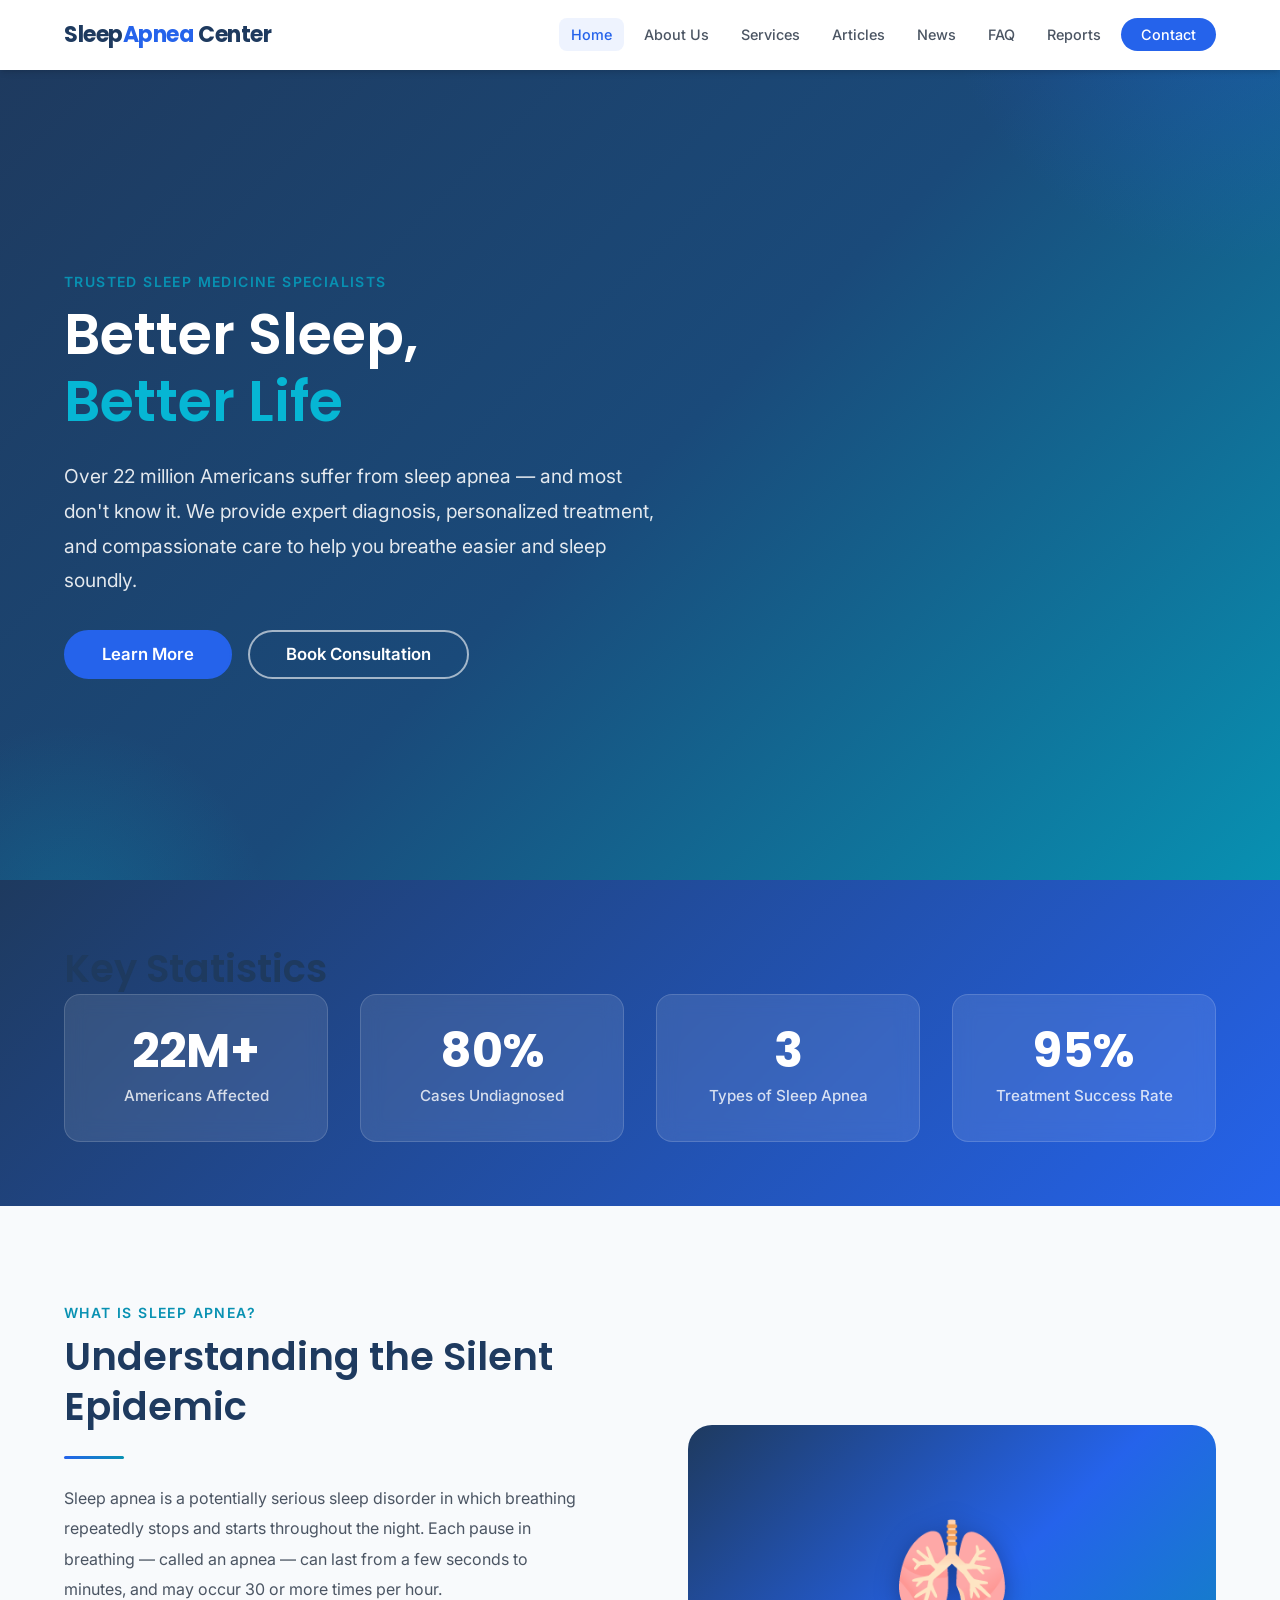
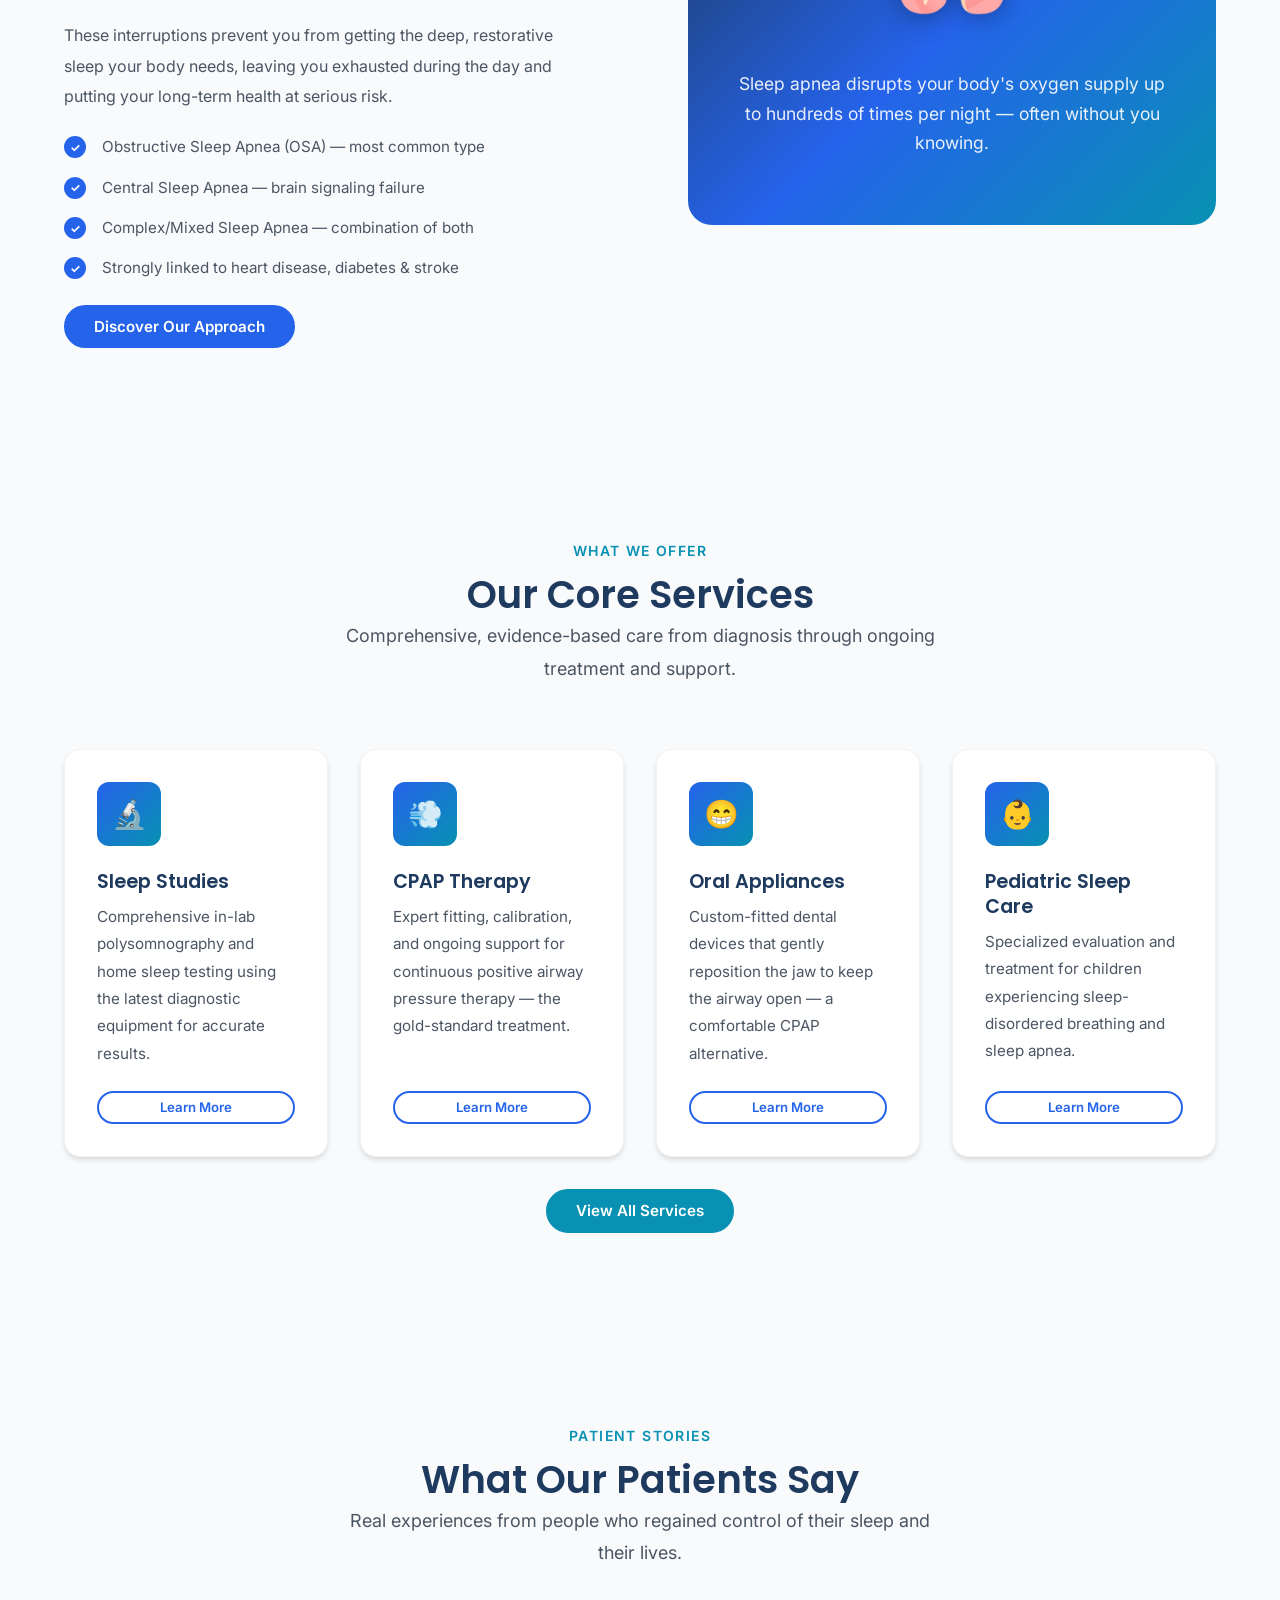
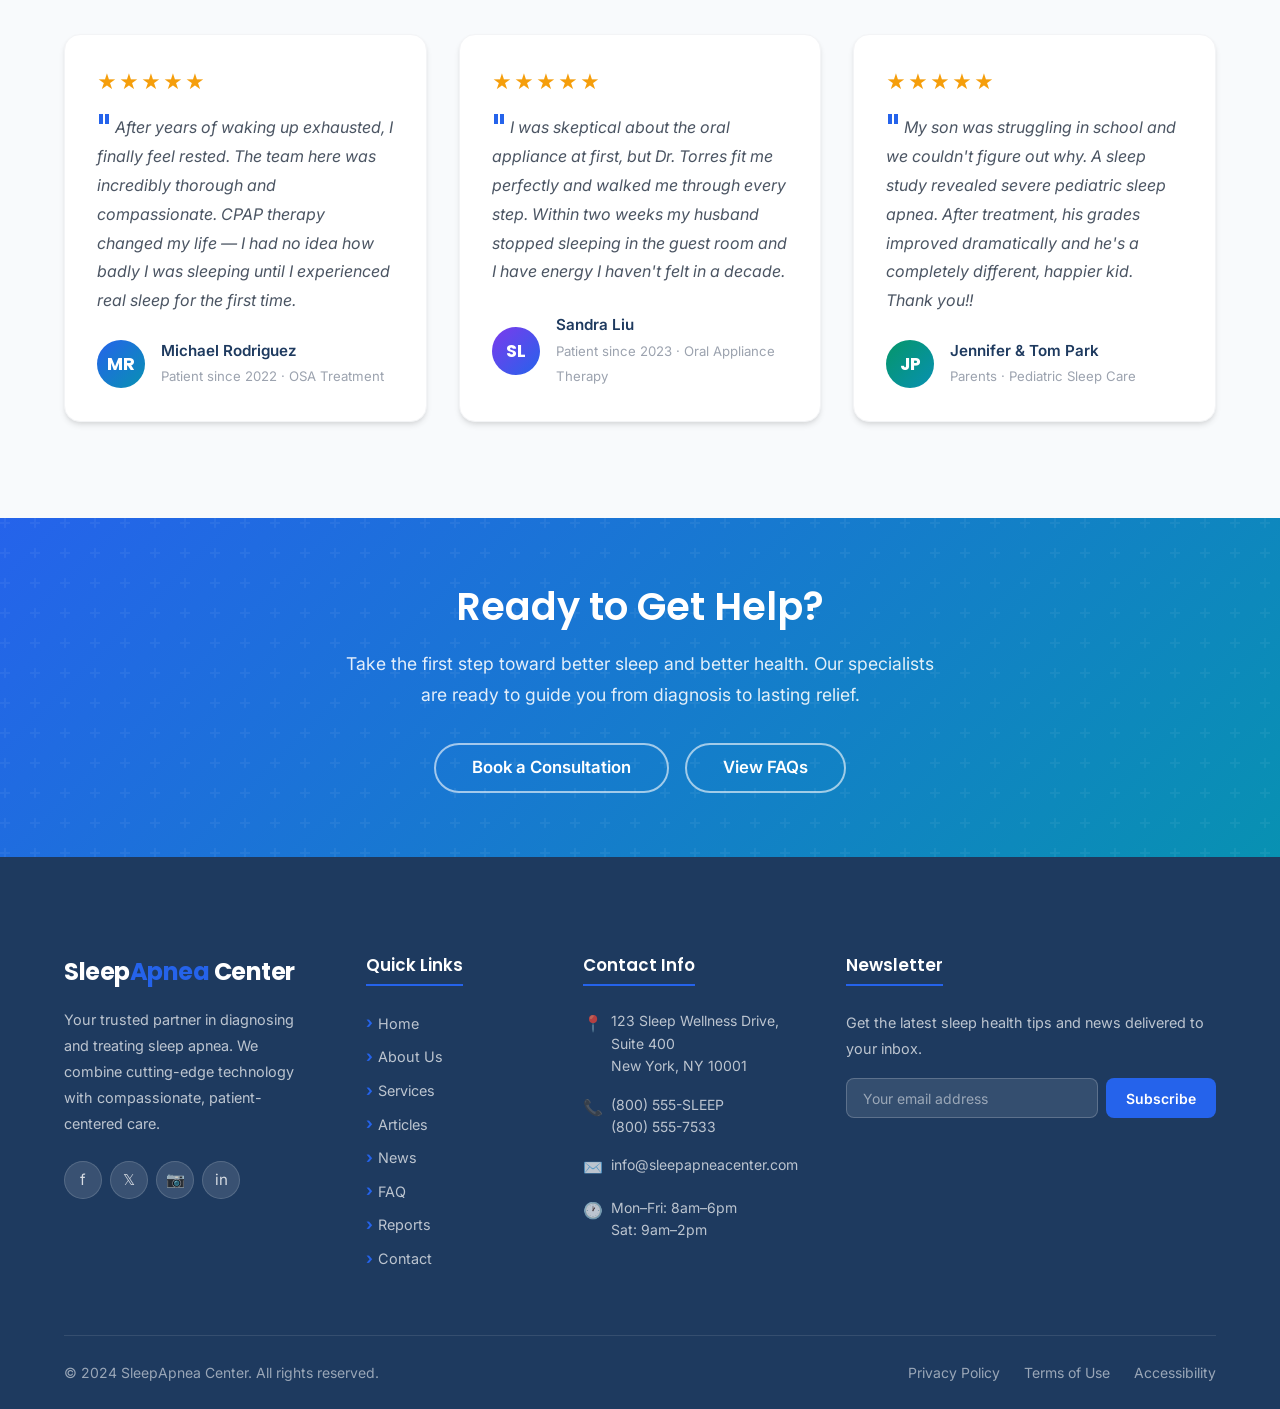
<file: index.html>
<!DOCTYPE html>
<html lang="en">
<head>
  <meta charset="UTF-8">
  <meta name="viewport" content="width=device-width, initial-scale=1.0">
  <meta name="description" content="Sleep Apnea Center — Expert diagnosis, treatment, and resources for sleep apnea. Better sleep starts here.">
  <title>SleepApnea Center — Better Sleep, Better Life</title>
  <link rel="preconnect" href="https://fonts.googleapis.com">
  <link rel="preconnect" href="https://fonts.gstatic.com" crossorigin>
  <link href="https://fonts.googleapis.com/css2?family=Inter:wght@400;500;600&family=Poppins:wght@600;700&display=swap" rel="stylesheet">
  <link rel="stylesheet" href="css/style.css">
</head>
<body>

  <!-- HEADER -->
  <header class="header" role="banner">
    <nav class="nav container" aria-label="Main navigation">
      <a class="logo" href="index.html" aria-label="SleepApnea Center Home">Sleep<span>Apnea</span> Center</a>
      <button class="hamburger" id="hamburger" aria-label="Toggle navigation menu" aria-expanded="false" aria-controls="navLinks">
        <span></span><span></span><span></span>
      </button>
      <ul class="nav-links" id="navLinks" role="list">
        <li><a href="index.html">Home</a></li>
        <li><a href="about.html">About Us</a></li>
        <li><a href="services.html">Services</a></li>
        <li><a href="articles.html">Articles</a></li>
        <li><a href="news.html">News</a></li>
        <li><a href="faq.html">FAQ</a></li>
        <li><a href="reports.html">Reports</a></li>
        <li><a href="contact.html" class="nav-cta">Contact</a></li>
      </ul>
    </nav>
  </header>

  <main>
    <!-- HERO -->
    <section class="hero" aria-labelledby="heroHeading">
      <div class="container">
        <div class="hero-content">
          <span class="section-label">Trusted Sleep Medicine Specialists</span>
          <h1 id="heroHeading">Better Sleep,<br><span>Better Life</span></h1>
          <p>Over 22 million Americans suffer from sleep apnea — and most don't know it. We provide expert diagnosis, personalized treatment, and compassionate care to help you breathe easier and sleep soundly.</p>
          <div class="hero-actions">
            <a href="about.html" class="btn btn-primary btn-lg">Learn More</a>
            <a href="contact.html" class="btn btn-outline btn-lg">Book Consultation</a>
          </div>
        </div>
      </div>
    </section>

    <!-- STATS -->
    <section class="stats-section" aria-labelledby="statsHeading">
      <div class="container">
        <h2 id="statsHeading" class="sr-only">Key Statistics</h2>
        <div class="grid-4">
          <div class="stat-card">
            <span class="stat-number">22M+</span>
            <span class="stat-label">Americans Affected</span>
          </div>
          <div class="stat-card">
            <span class="stat-number">80%</span>
            <span class="stat-label">Cases Undiagnosed</span>
          </div>
          <div class="stat-card">
            <span class="stat-number">3</span>
            <span class="stat-label">Types of Sleep Apnea</span>
          </div>
          <div class="stat-card">
            <span class="stat-number">95%</span>
            <span class="stat-label">Treatment Success Rate</span>
          </div>
        </div>
      </div>
    </section>

    <!-- OVERVIEW -->
    <section class="overview-section section" aria-labelledby="overviewHeading">
      <div class="container">
        <div class="overview-layout">
          <div class="overview-text">
            <span class="section-label">What Is Sleep Apnea?</span>
            <h2 id="overviewHeading">Understanding the Silent Epidemic</h2>
            <div class="divider"></div>
            <p>Sleep apnea is a potentially serious sleep disorder in which breathing repeatedly stops and starts throughout the night. Each pause in breathing — called an apnea — can last from a few seconds to minutes, and may occur 30 or more times per hour.</p>
            <p>These interruptions prevent you from getting the deep, restorative sleep your body needs, leaving you exhausted during the day and putting your long-term health at serious risk.</p>
            <ul class="overview-list">
              <li>Obstructive Sleep Apnea (OSA) — most common type</li>
              <li>Central Sleep Apnea — brain signaling failure</li>
              <li>Complex/Mixed Sleep Apnea — combination of both</li>
              <li>Strongly linked to heart disease, diabetes & stroke</li>
            </ul>
            <a href="about.html" class="btn btn-primary">Discover Our Approach</a>
          </div>
          <div class="overview-visual" role="img" aria-label="Sleep apnea visual representation">
            <div class="big-icon">🫁</div>
            <p>Sleep apnea disrupts your body's oxygen supply up to hundreds of times per night — often without you knowing.</p>
          </div>
        </div>
      </div>
    </section>

    <!-- SERVICES HIGHLIGHTS -->
    <section class="section section-alt" aria-labelledby="servicesHeading">
      <div class="container">
        <div class="section-header">
          <span class="section-label">What We Offer</span>
          <h2 id="servicesHeading">Our Core Services</h2>
          <p class="section-subtitle">Comprehensive, evidence-based care from diagnosis through ongoing treatment and support.</p>
        </div>
        <div class="grid-4">
          <div class="service-card">
            <div class="service-icon" aria-hidden="true">🔬</div>
            <h3>Sleep Studies</h3>
            <p>Comprehensive in-lab polysomnography and home sleep testing using the latest diagnostic equipment for accurate results.</p>
            <a href="services.html" class="btn btn-outline-primary btn-sm">Learn More</a>
          </div>
          <div class="service-card">
            <div class="service-icon" aria-hidden="true">💨</div>
            <h3>CPAP Therapy</h3>
            <p>Expert fitting, calibration, and ongoing support for continuous positive airway pressure therapy — the gold-standard treatment.</p>
            <a href="services.html" class="btn btn-outline-primary btn-sm">Learn More</a>
          </div>
          <div class="service-card">
            <div class="service-icon" aria-hidden="true">😁</div>
            <h3>Oral Appliances</h3>
            <p>Custom-fitted dental devices that gently reposition the jaw to keep the airway open — a comfortable CPAP alternative.</p>
            <a href="services.html" class="btn btn-outline-primary btn-sm">Learn More</a>
          </div>
          <div class="service-card">
            <div class="service-icon" aria-hidden="true">👶</div>
            <h3>Pediatric Sleep Care</h3>
            <p>Specialized evaluation and treatment for children experiencing sleep-disordered breathing and sleep apnea.</p>
            <a href="services.html" class="btn btn-outline-primary btn-sm">Learn More</a>
          </div>
        </div>
        <div style="text-align:center;margin-top:2rem">
          <a href="services.html" class="btn btn-secondary">View All Services</a>
        </div>
      </div>
    </section>

    <!-- TESTIMONIALS -->
    <section class="testimonials-section section" aria-labelledby="testimonialsHeading">
      <div class="container">
        <div class="section-header">
          <span class="section-label">Patient Stories</span>
          <h2 id="testimonialsHeading">What Our Patients Say</h2>
          <p class="section-subtitle">Real experiences from people who regained control of their sleep and their lives.</p>
        </div>
        <div class="grid-3">
          <div class="testimonial-card">
            <div class="testimonial-stars" aria-label="5 out of 5 stars">★★★★★</div>
            <p class="testimonial-quote">After years of waking up exhausted, I finally feel rested. The team here was incredibly thorough and compassionate. CPAP therapy changed my life — I had no idea how badly I was sleeping until I experienced real sleep for the first time.</p>
            <div class="testimonial-author">
              <div class="testimonial-avatar" style="background:linear-gradient(135deg,#2563EB,#0891B2)" aria-hidden="true">MR</div>
              <div>
                <span class="testimonial-author-name">Michael Rodriguez</span>
                <span class="testimonial-author-info">Patient since 2022 · OSA Treatment</span>
              </div>
            </div>
          </div>
          <div class="testimonial-card">
            <div class="testimonial-stars" aria-label="5 out of 5 stars">★★★★★</div>
            <p class="testimonial-quote">I was skeptical about the oral appliance at first, but Dr. Torres fit me perfectly and walked me through every step. Within two weeks my husband stopped sleeping in the guest room and I have energy I haven't felt in a decade.</p>
            <div class="testimonial-author">
              <div class="testimonial-avatar" style="background:linear-gradient(135deg,#7c3aed,#2563EB)" aria-hidden="true">SL</div>
              <div>
                <span class="testimonial-author-name">Sandra Liu</span>
                <span class="testimonial-author-info">Patient since 2023 · Oral Appliance Therapy</span>
              </div>
            </div>
          </div>
          <div class="testimonial-card">
            <div class="testimonial-stars" aria-label="5 out of 5 stars">★★★★★</div>
            <p class="testimonial-quote">My son was struggling in school and we couldn't figure out why. A sleep study revealed severe pediatric sleep apnea. After treatment, his grades improved dramatically and he's a completely different, happier kid. Thank you!!</p>
            <div class="testimonial-author">
              <div class="testimonial-avatar" style="background:linear-gradient(135deg,#059669,#0891B2)" aria-hidden="true">JP</div>
              <div>
                <span class="testimonial-author-name">Jennifer & Tom Park</span>
                <span class="testimonial-author-info">Parents · Pediatric Sleep Care</span>
              </div>
            </div>
          </div>
        </div>
      </div>
    </section>

    <!-- CTA BANNER -->
    <section class="cta-banner" aria-labelledby="ctaHeading">
      <div class="container">
        <h2 id="ctaHeading">Ready to Get Help?</h2>
        <p>Take the first step toward better sleep and better health. Our specialists are ready to guide you from diagnosis to lasting relief.</p>
        <div class="cta-actions">
          <a href="contact.html" class="btn btn-outline btn-lg">Book a Consultation</a>
          <a href="faq.html" class="btn btn-outline btn-lg">View FAQs</a>
        </div>
      </div>
    </section>
  </main>

  <!-- FOOTER -->
  <footer class="footer" role="contentinfo">
    <div class="container">
      <div class="footer-grid">
        <div class="footer-brand">
          <a class="logo" href="index.html">Sleep<span>Apnea</span> Center</a>
          <p>Your trusted partner in diagnosing and treating sleep apnea. We combine cutting-edge technology with compassionate, patient-centered care.</p>
          <div class="social-links" aria-label="Social media links">
            <a href="#" class="social-link" aria-label="Facebook">f</a>
            <a href="#" class="social-link" aria-label="Twitter">𝕏</a>
            <a href="#" class="social-link" aria-label="Instagram">📷</a>
            <a href="#" class="social-link" aria-label="LinkedIn">in</a>
          </div>
        </div>
        <div>
          <h4>Quick Links</h4>
          <ul class="footer-links">
            <li><a href="index.html">Home</a></li>
            <li><a href="about.html">About Us</a></li>
            <li><a href="services.html">Services</a></li>
            <li><a href="articles.html">Articles</a></li>
            <li><a href="news.html">News</a></li>
            <li><a href="faq.html">FAQ</a></li>
            <li><a href="reports.html">Reports</a></li>
            <li><a href="contact.html">Contact</a></li>
          </ul>
        </div>
        <div>
          <h4>Contact Info</h4>
          <ul class="footer-contact-list">
            <li><span>📍</span><span>123 Sleep Wellness Drive, Suite 400<br>New York, NY 10001</span></li>
            <li><span>📞</span><span>(800) 555-SLEEP<br>(800) 555-7533</span></li>
            <li><span>✉️</span><span>info@sleepapneacenter.com</span></li>
            <li><span>🕐</span><span>Mon–Fri: 8am–6pm<br>Sat: 9am–2pm</span></li>
          </ul>
        </div>
        <div>
          <h4>Newsletter</h4>
          <p style="color:rgba(255,255,255,0.7);font-size:0.9rem;margin-bottom:1rem">Get the latest sleep health tips and news delivered to your inbox.</p>
          <form class="newsletter-form" aria-label="Newsletter signup">
            <input type="email" placeholder="Your email address" aria-label="Email address for newsletter">
            <button type="submit">Subscribe</button>
          </form>
        </div>
      </div>
      <div class="footer-bottom">
        <p>&copy; 2024 SleepApnea Center. All rights reserved.</p>
        <div class="footer-bottom-links">
          <a href="#">Privacy Policy</a>
          <a href="#">Terms of Use</a>
          <a href="#">Accessibility</a>
        </div>
      </div>
    </div>
  </footer>

  <button class="back-to-top" id="backToTop" aria-label="Back to top">↑</button>
  <script src="js/main.js"></script>
</body>
</html>
</file>
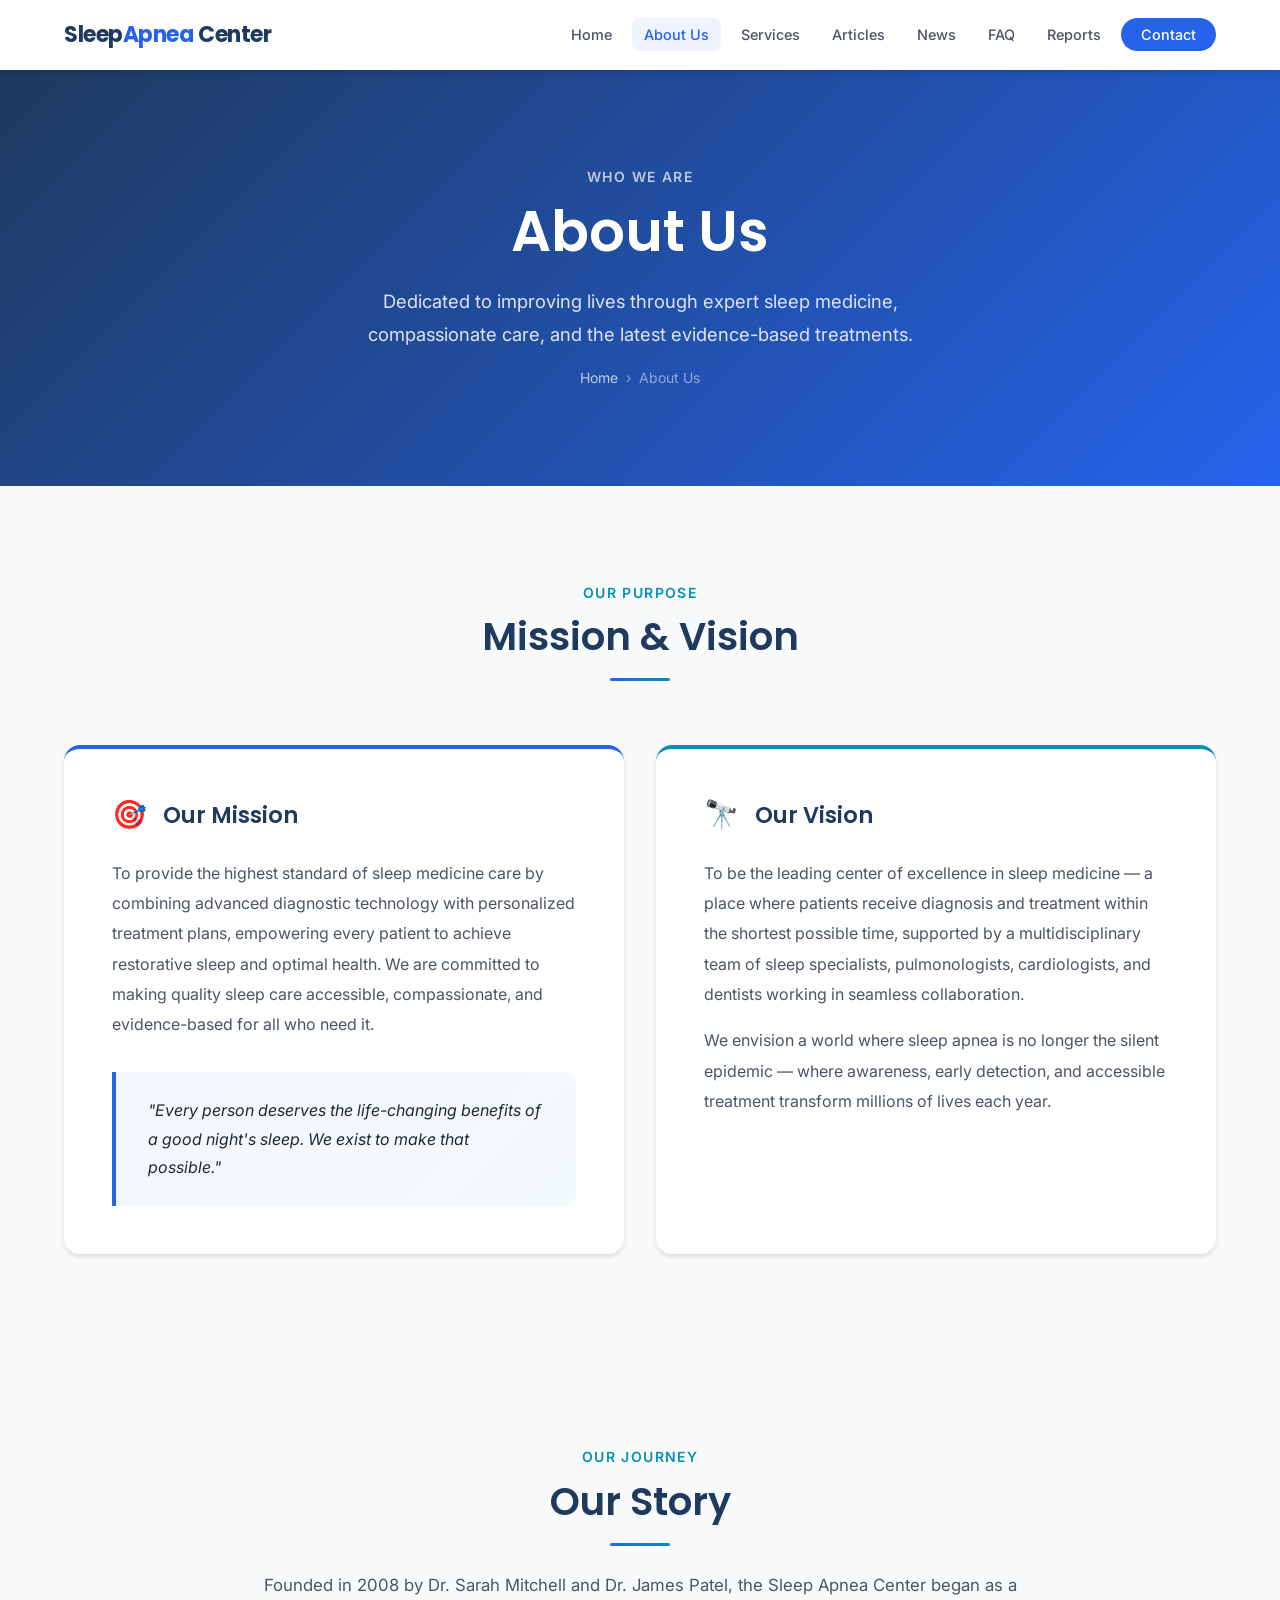
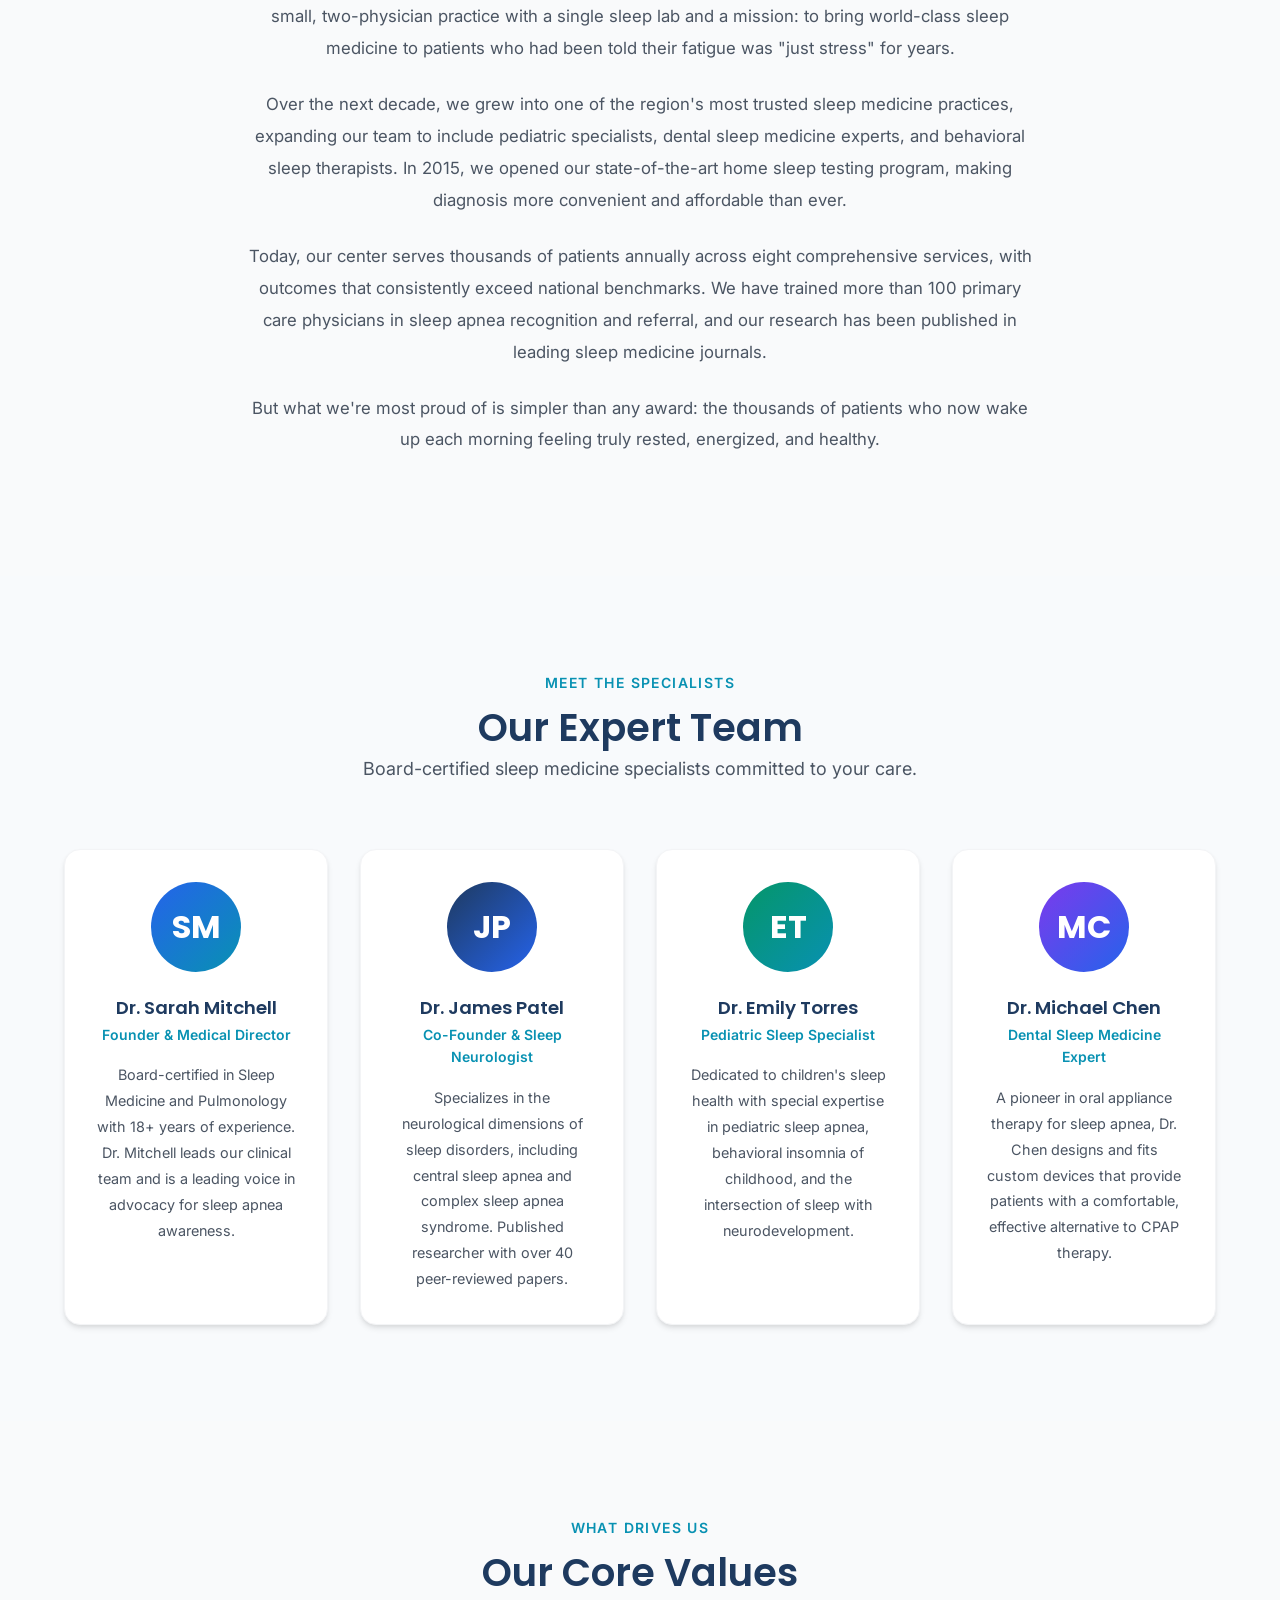
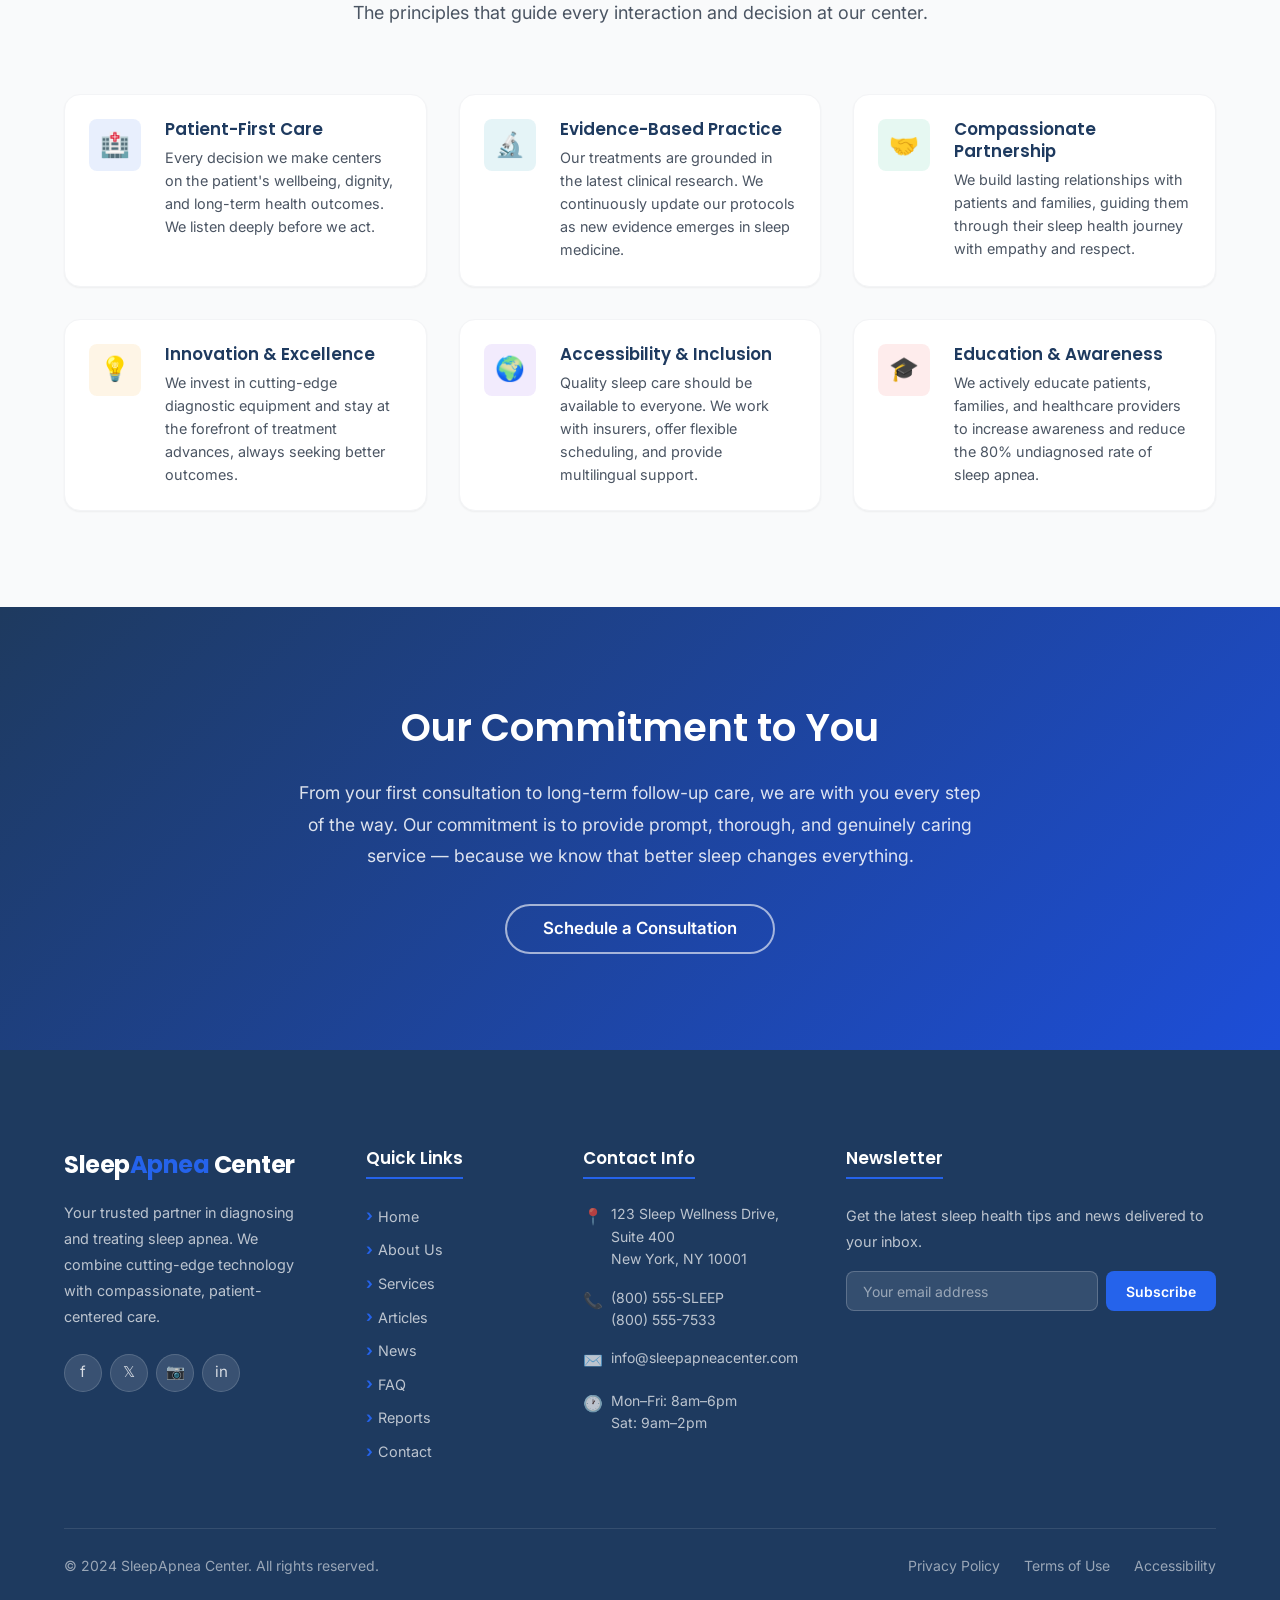
<file: about.html>
<!DOCTYPE html>
<html lang="en">
<head>
  <meta charset="UTF-8">
  <meta name="viewport" content="width=device-width, initial-scale=1.0">
  <meta name="description" content="Learn about the Sleep Apnea Center — our mission, vision, team of specialists, and core values driving patient-centered care.">
  <title>About Us — SleepApnea Center</title>
  <link rel="preconnect" href="https://fonts.googleapis.com">
  <link rel="preconnect" href="https://fonts.gstatic.com" crossorigin>
  <link href="https://fonts.googleapis.com/css2?family=Inter:wght@400;500;600&family=Poppins:wght@600;700&display=swap" rel="stylesheet">
  <link rel="stylesheet" href="css/style.css">
</head>
<body>

  <!-- HEADER -->
  <header class="header" role="banner">
    <nav class="nav container" aria-label="Main navigation">
      <a class="logo" href="index.html" aria-label="SleepApnea Center Home">Sleep<span>Apnea</span> Center</a>
      <button class="hamburger" id="hamburger" aria-label="Toggle navigation menu" aria-expanded="false" aria-controls="navLinks">
        <span></span><span></span><span></span>
      </button>
      <ul class="nav-links" id="navLinks" role="list">
        <li><a href="index.html">Home</a></li>
        <li><a href="about.html">About Us</a></li>
        <li><a href="services.html">Services</a></li>
        <li><a href="articles.html">Articles</a></li>
        <li><a href="news.html">News</a></li>
        <li><a href="faq.html">FAQ</a></li>
        <li><a href="reports.html">Reports</a></li>
        <li><a href="contact.html" class="nav-cta">Contact</a></li>
      </ul>
    </nav>
  </header>

  <main>
    <!-- PAGE HERO -->
    <section class="page-hero" aria-labelledby="pageTitle">
      <div class="container">
        <span class="section-label" style="color:rgba(255,255,255,0.7)">Who We Are</span>
        <h1 id="pageTitle">About Us</h1>
        <p>Dedicated to improving lives through expert sleep medicine, compassionate care, and the latest evidence-based treatments.</p>
        <nav class="breadcrumb" aria-label="Breadcrumb">
          <a href="index.html">Home</a>
          <span aria-hidden="true">›</span>
          <span aria-current="page">About Us</span>
        </nav>
      </div>
    </section>

    <!-- MISSION & VISION -->
    <section class="mission-section" aria-labelledby="missionHeading">
      <div class="container">
        <div class="section-header">
          <span class="section-label">Our Purpose</span>
          <h2 id="missionHeading">Mission &amp; Vision</h2>
          <div class="divider divider-center"></div>
        </div>
        <div class="grid-2">
          <div class="mission-card">
            <h3><span>🎯</span> Our Mission</h3>
            <p>To provide the highest standard of sleep medicine care by combining advanced diagnostic technology with personalized treatment plans, empowering every patient to achieve restorative sleep and optimal health. We are committed to making quality sleep care accessible, compassionate, and evidence-based for all who need it.</p>
            <div class="highlight-box">
              <p>"Every person deserves the life-changing benefits of a good night's sleep. We exist to make that possible."</p>
            </div>
          </div>
          <div class="mission-card teal-top">
            <h3><span>🔭</span> Our Vision</h3>
            <p>To be the leading center of excellence in sleep medicine — a place where patients receive diagnosis and treatment within the shortest possible time, supported by a multidisciplinary team of sleep specialists, pulmonologists, cardiologists, and dentists working in seamless collaboration.</p>
            <p style="margin-top:1rem">We envision a world where sleep apnea is no longer the silent epidemic — where awareness, early detection, and accessible treatment transform millions of lives each year.</p>
          </div>
        </div>
      </div>
    </section>

    <!-- OUR STORY -->
    <section class="story-section" aria-labelledby="storyHeading">
      <div class="container">
        <div class="story-content">
          <span class="section-label">Our Journey</span>
          <h2 id="storyHeading">Our Story</h2>
          <div class="divider divider-center"></div>
          <p>Founded in 2008 by Dr. Sarah Mitchell and Dr. James Patel, the Sleep Apnea Center began as a small, two-physician practice with a single sleep lab and a mission: to bring world-class sleep medicine to patients who had been told their fatigue was "just stress" for years.</p>
          <p>Over the next decade, we grew into one of the region's most trusted sleep medicine practices, expanding our team to include pediatric specialists, dental sleep medicine experts, and behavioral sleep therapists. In 2015, we opened our state-of-the-art home sleep testing program, making diagnosis more convenient and affordable than ever.</p>
          <p>Today, our center serves thousands of patients annually across eight comprehensive services, with outcomes that consistently exceed national benchmarks. We have trained more than 100 primary care physicians in sleep apnea recognition and referral, and our research has been published in leading sleep medicine journals.</p>
          <p>But what we're most proud of is simpler than any award: the thousands of patients who now wake up each morning feeling truly rested, energized, and healthy.</p>
        </div>
      </div>
    </section>

    <!-- TEAM -->
    <section class="section" aria-labelledby="teamHeading">
      <div class="container">
        <div class="section-header">
          <span class="section-label">Meet the Specialists</span>
          <h2 id="teamHeading">Our Expert Team</h2>
          <p class="section-subtitle">Board-certified sleep medicine specialists committed to your care.</p>
        </div>
        <div class="grid-4">
          <div class="team-card">
            <div class="team-avatar" style="background:linear-gradient(135deg,#2563EB,#0891B2)" aria-hidden="true">SM</div>
            <h3>Dr. Sarah Mitchell</h3>
            <span class="team-title">Founder & Medical Director</span>
            <p>Board-certified in Sleep Medicine and Pulmonology with 18+ years of experience. Dr. Mitchell leads our clinical team and is a leading voice in advocacy for sleep apnea awareness.</p>
          </div>
          <div class="team-card">
            <div class="team-avatar" style="background:linear-gradient(135deg,#1E3A5F,#2563EB)" aria-hidden="true">JP</div>
            <h3>Dr. James Patel</h3>
            <span class="team-title">Co-Founder & Sleep Neurologist</span>
            <p>Specializes in the neurological dimensions of sleep disorders, including central sleep apnea and complex sleep apnea syndrome. Published researcher with over 40 peer-reviewed papers.</p>
          </div>
          <div class="team-card">
            <div class="team-avatar" style="background:linear-gradient(135deg,#059669,#0891B2)" aria-hidden="true">ET</div>
            <h3>Dr. Emily Torres</h3>
            <span class="team-title">Pediatric Sleep Specialist</span>
            <p>Dedicated to children's sleep health with special expertise in pediatric sleep apnea, behavioral insomnia of childhood, and the intersection of sleep with neurodevelopment.</p>
          </div>
          <div class="team-card">
            <div class="team-avatar" style="background:linear-gradient(135deg,#7c3aed,#2563EB)" aria-hidden="true">MC</div>
            <h3>Dr. Michael Chen</h3>
            <span class="team-title">Dental Sleep Medicine Expert</span>
            <p>A pioneer in oral appliance therapy for sleep apnea, Dr. Chen designs and fits custom devices that provide patients with a comfortable, effective alternative to CPAP therapy.</p>
          </div>
        </div>
      </div>
    </section>

    <!-- CORE VALUES -->
    <section class="section section-alt" aria-labelledby="valuesHeading">
      <div class="container">
        <div class="section-header">
          <span class="section-label">What Drives Us</span>
          <h2 id="valuesHeading">Our Core Values</h2>
          <p class="section-subtitle">The principles that guide every interaction and decision at our center.</p>
        </div>
        <div class="grid-3">
          <div class="value-card">
            <div class="value-icon" style="background:rgba(37,99,235,0.1)" aria-hidden="true">🏥</div>
            <div>
              <h4>Patient-First Care</h4>
              <p>Every decision we make centers on the patient's wellbeing, dignity, and long-term health outcomes. We listen deeply before we act.</p>
            </div>
          </div>
          <div class="value-card">
            <div class="value-icon" style="background:rgba(8,145,178,0.1)" aria-hidden="true">🔬</div>
            <div>
              <h4>Evidence-Based Practice</h4>
              <p>Our treatments are grounded in the latest clinical research. We continuously update our protocols as new evidence emerges in sleep medicine.</p>
            </div>
          </div>
          <div class="value-card">
            <div class="value-icon" style="background:rgba(16,185,129,0.1)" aria-hidden="true">🤝</div>
            <div>
              <h4>Compassionate Partnership</h4>
              <p>We build lasting relationships with patients and families, guiding them through their sleep health journey with empathy and respect.</p>
            </div>
          </div>
          <div class="value-card">
            <div class="value-icon" style="background:rgba(245,158,11,0.1)" aria-hidden="true">💡</div>
            <div>
              <h4>Innovation &amp; Excellence</h4>
              <p>We invest in cutting-edge diagnostic equipment and stay at the forefront of treatment advances, always seeking better outcomes.</p>
            </div>
          </div>
          <div class="value-card">
            <div class="value-icon" style="background:rgba(124,58,237,0.1)" aria-hidden="true">🌍</div>
            <div>
              <h4>Accessibility &amp; Inclusion</h4>
              <p>Quality sleep care should be available to everyone. We work with insurers, offer flexible scheduling, and provide multilingual support.</p>
            </div>
          </div>
          <div class="value-card">
            <div class="value-icon" style="background:rgba(239,68,68,0.1)" aria-hidden="true">🎓</div>
            <div>
              <h4>Education &amp; Awareness</h4>
              <p>We actively educate patients, families, and healthcare providers to increase awareness and reduce the 80% undiagnosed rate of sleep apnea.</p>
            </div>
          </div>
        </div>
      </div>
    </section>

    <!-- COMMITMENT -->
    <section class="commitment-section" aria-labelledby="commitmentHeading">
      <div class="container">
        <h2 id="commitmentHeading">Our Commitment to You</h2>
        <p>From your first consultation to long-term follow-up care, we are with you every step of the way. Our commitment is to provide prompt, thorough, and genuinely caring service — because we know that better sleep changes everything.</p>
        <a href="contact.html" class="btn btn-outline btn-lg">Schedule a Consultation</a>
      </div>
    </section>
  </main>

  <!-- FOOTER -->
  <footer class="footer" role="contentinfo">
    <div class="container">
      <div class="footer-grid">
        <div class="footer-brand">
          <a class="logo" href="index.html">Sleep<span>Apnea</span> Center</a>
          <p>Your trusted partner in diagnosing and treating sleep apnea. We combine cutting-edge technology with compassionate, patient-centered care.</p>
          <div class="social-links" aria-label="Social media links">
            <a href="#" class="social-link" aria-label="Facebook">f</a>
            <a href="#" class="social-link" aria-label="Twitter">𝕏</a>
            <a href="#" class="social-link" aria-label="Instagram">📷</a>
            <a href="#" class="social-link" aria-label="LinkedIn">in</a>
          </div>
        </div>
        <div>
          <h4>Quick Links</h4>
          <ul class="footer-links">
            <li><a href="index.html">Home</a></li>
            <li><a href="about.html">About Us</a></li>
            <li><a href="services.html">Services</a></li>
            <li><a href="articles.html">Articles</a></li>
            <li><a href="news.html">News</a></li>
            <li><a href="faq.html">FAQ</a></li>
            <li><a href="reports.html">Reports</a></li>
            <li><a href="contact.html">Contact</a></li>
          </ul>
        </div>
        <div>
          <h4>Contact Info</h4>
          <ul class="footer-contact-list">
            <li><span>📍</span><span>123 Sleep Wellness Drive, Suite 400<br>New York, NY 10001</span></li>
            <li><span>📞</span><span>(800) 555-SLEEP<br>(800) 555-7533</span></li>
            <li><span>✉️</span><span>info@sleepapneacenter.com</span></li>
            <li><span>🕐</span><span>Mon–Fri: 8am–6pm<br>Sat: 9am–2pm</span></li>
          </ul>
        </div>
        <div>
          <h4>Newsletter</h4>
          <p style="color:rgba(255,255,255,0.7);font-size:0.9rem;margin-bottom:1rem">Get the latest sleep health tips and news delivered to your inbox.</p>
          <form class="newsletter-form" aria-label="Newsletter signup">
            <input type="email" placeholder="Your email address" aria-label="Email address for newsletter">
            <button type="submit">Subscribe</button>
          </form>
        </div>
      </div>
      <div class="footer-bottom">
        <p>&copy; 2024 SleepApnea Center. All rights reserved.</p>
        <div class="footer-bottom-links">
          <a href="#">Privacy Policy</a>
          <a href="#">Terms of Use</a>
          <a href="#">Accessibility</a>
        </div>
      </div>
    </div>
  </footer>

  <button class="back-to-top" id="backToTop" aria-label="Back to top">↑</button>
  <script src="js/main.js"></script>
</body>
</html>
</file>
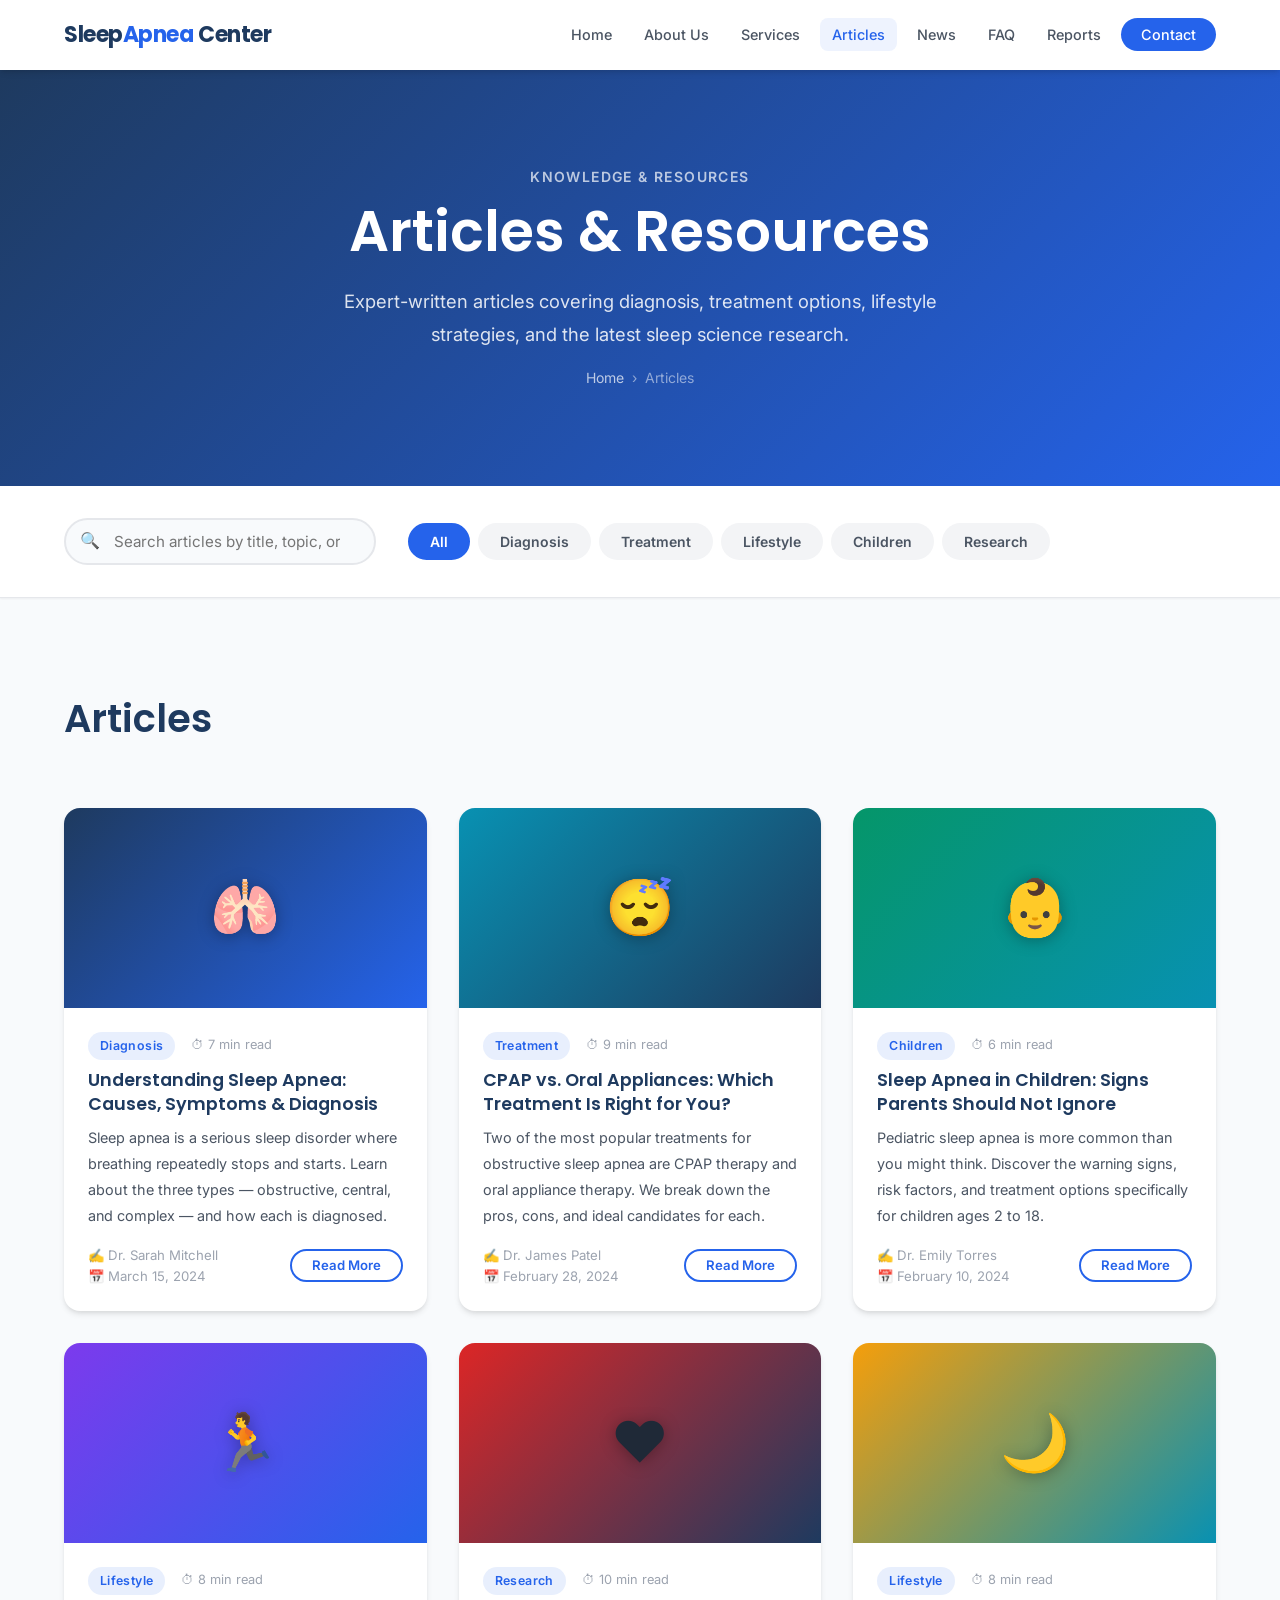
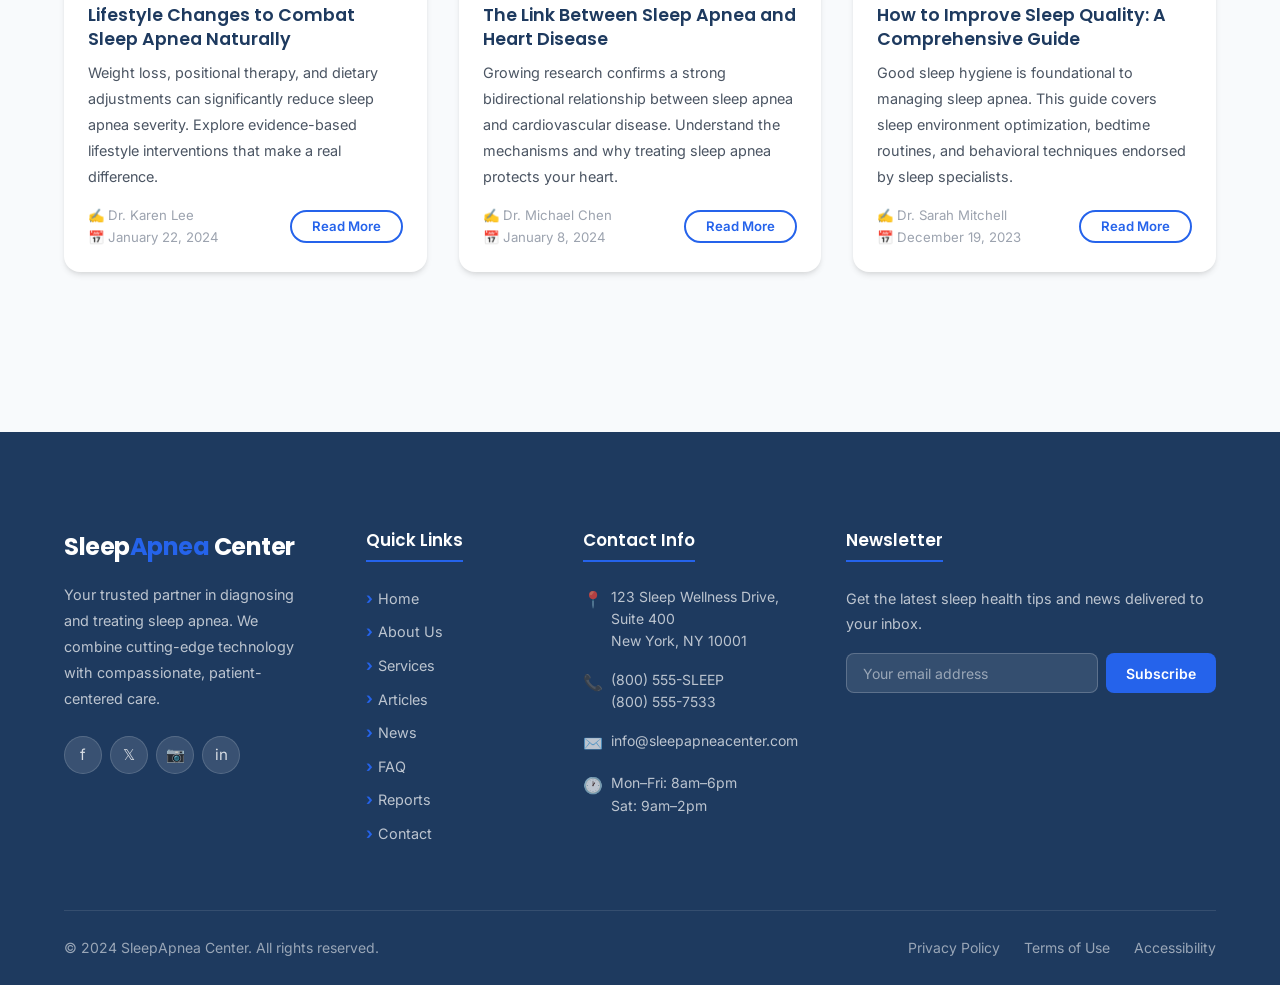
<file: articles.html>
<!DOCTYPE html>
<html lang="en">
<head>
  <meta charset="UTF-8">
  <meta name="viewport" content="width=device-width, initial-scale=1.0">
  <meta name="description" content="Read expert articles on sleep apnea diagnosis, treatment options, lifestyle changes, pediatric sleep apnea, and the latest research.">
  <title>Articles &amp; Resources — SleepApnea Center</title>
  <link rel="preconnect" href="https://fonts.googleapis.com">
  <link rel="preconnect" href="https://fonts.gstatic.com" crossorigin>
  <link href="https://fonts.googleapis.com/css2?family=Inter:wght@400;500;600&family=Poppins:wght@600;700&display=swap" rel="stylesheet">
  <link rel="stylesheet" href="css/style.css">
</head>
<body>

  <!-- HEADER -->
  <header class="header" role="banner">
    <nav class="nav container" aria-label="Main navigation">
      <a class="logo" href="index.html" aria-label="SleepApnea Center Home">Sleep<span>Apnea</span> Center</a>
      <button class="hamburger" id="hamburger" aria-label="Toggle navigation menu" aria-expanded="false" aria-controls="navLinks">
        <span></span><span></span><span></span>
      </button>
      <ul class="nav-links" id="navLinks" role="list">
        <li><a href="index.html">Home</a></li>
        <li><a href="about.html">About Us</a></li>
        <li><a href="services.html">Services</a></li>
        <li><a href="articles.html">Articles</a></li>
        <li><a href="news.html">News</a></li>
        <li><a href="faq.html">FAQ</a></li>
        <li><a href="reports.html">Reports</a></li>
        <li><a href="contact.html" class="nav-cta">Contact</a></li>
      </ul>
    </nav>
  </header>

  <main>
    <!-- PAGE HERO -->
    <section class="page-hero" aria-labelledby="pageTitle">
      <div class="container">
        <span class="section-label" style="color:rgba(255,255,255,0.7)">Knowledge &amp; Resources</span>
        <h1 id="pageTitle">Articles &amp; Resources</h1>
        <p>Expert-written articles covering diagnosis, treatment options, lifestyle strategies, and the latest sleep science research.</p>
        <nav class="breadcrumb" aria-label="Breadcrumb">
          <a href="index.html">Home</a>
          <span aria-hidden="true">›</span>
          <span aria-current="page">Articles</span>
        </nav>
      </div>
    </section>

    <!-- SEARCH & FILTER -->
    <section class="search-filter-section" aria-label="Search and filter articles">
      <div class="container">
        <div class="search-filter-bar">
          <div class="search-bar" role="search">
            <span class="search-icon" aria-hidden="true">🔍</span>
            <input
              type="search"
              id="articleSearch"
              placeholder="Search articles by title, topic, or author…"
              aria-label="Search articles"
              autocomplete="off"
            >
          </div>
          <div id="categoryFilters" class="filter-buttons" role="group" aria-label="Filter articles by category">
            <button class="filter-btn active" data-filter="All">All</button>
            <button class="filter-btn" data-filter="Diagnosis">Diagnosis</button>
            <button class="filter-btn" data-filter="Treatment">Treatment</button>
            <button class="filter-btn" data-filter="Lifestyle">Lifestyle</button>
            <button class="filter-btn" data-filter="Children">Children</button>
            <button class="filter-btn" data-filter="Research">Research</button>
          </div>
        </div>
      </div>
    </section>

    <!-- ARTICLES GRID -->
    <section class="section" aria-labelledby="articlesHeading">
      <div class="container">
        <h2 id="articlesHeading" class="sr-only">Articles</h2>
        <div id="articlesGrid" class="content-grid" role="list" aria-live="polite" aria-label="Article results">
          <!-- Populated by JS -->
        </div>
      </div>
    </section>
  </main>

  <!-- FOOTER -->
  <footer class="footer" role="contentinfo">
    <div class="container">
      <div class="footer-grid">
        <div class="footer-brand">
          <a class="logo" href="index.html">Sleep<span>Apnea</span> Center</a>
          <p>Your trusted partner in diagnosing and treating sleep apnea. We combine cutting-edge technology with compassionate, patient-centered care.</p>
          <div class="social-links" aria-label="Social media links">
            <a href="#" class="social-link" aria-label="Facebook">f</a>
            <a href="#" class="social-link" aria-label="Twitter">𝕏</a>
            <a href="#" class="social-link" aria-label="Instagram">📷</a>
            <a href="#" class="social-link" aria-label="LinkedIn">in</a>
          </div>
        </div>
        <div>
          <h4>Quick Links</h4>
          <ul class="footer-links">
            <li><a href="index.html">Home</a></li>
            <li><a href="about.html">About Us</a></li>
            <li><a href="services.html">Services</a></li>
            <li><a href="articles.html">Articles</a></li>
            <li><a href="news.html">News</a></li>
            <li><a href="faq.html">FAQ</a></li>
            <li><a href="reports.html">Reports</a></li>
            <li><a href="contact.html">Contact</a></li>
          </ul>
        </div>
        <div>
          <h4>Contact Info</h4>
          <ul class="footer-contact-list">
            <li><span>📍</span><span>123 Sleep Wellness Drive, Suite 400<br>New York, NY 10001</span></li>
            <li><span>📞</span><span>(800) 555-SLEEP<br>(800) 555-7533</span></li>
            <li><span>✉️</span><span>info@sleepapneacenter.com</span></li>
            <li><span>🕐</span><span>Mon–Fri: 8am–6pm<br>Sat: 9am–2pm</span></li>
          </ul>
        </div>
        <div>
          <h4>Newsletter</h4>
          <p style="color:rgba(255,255,255,0.7);font-size:0.9rem;margin-bottom:1rem">Get the latest sleep health tips and news delivered to your inbox.</p>
          <form class="newsletter-form" aria-label="Newsletter signup">
            <input type="email" placeholder="Your email address" aria-label="Email address for newsletter">
            <button type="submit">Subscribe</button>
          </form>
        </div>
      </div>
      <div class="footer-bottom">
        <p>&copy; 2024 SleepApnea Center. All rights reserved.</p>
        <div class="footer-bottom-links">
          <a href="#">Privacy Policy</a>
          <a href="#">Terms of Use</a>
          <a href="#">Accessibility</a>
        </div>
      </div>
    </div>
  </footer>

  <button class="back-to-top" id="backToTop" aria-label="Back to top">↑</button>
  <script src="js/main.js"></script>
</body>
</html>
</file>
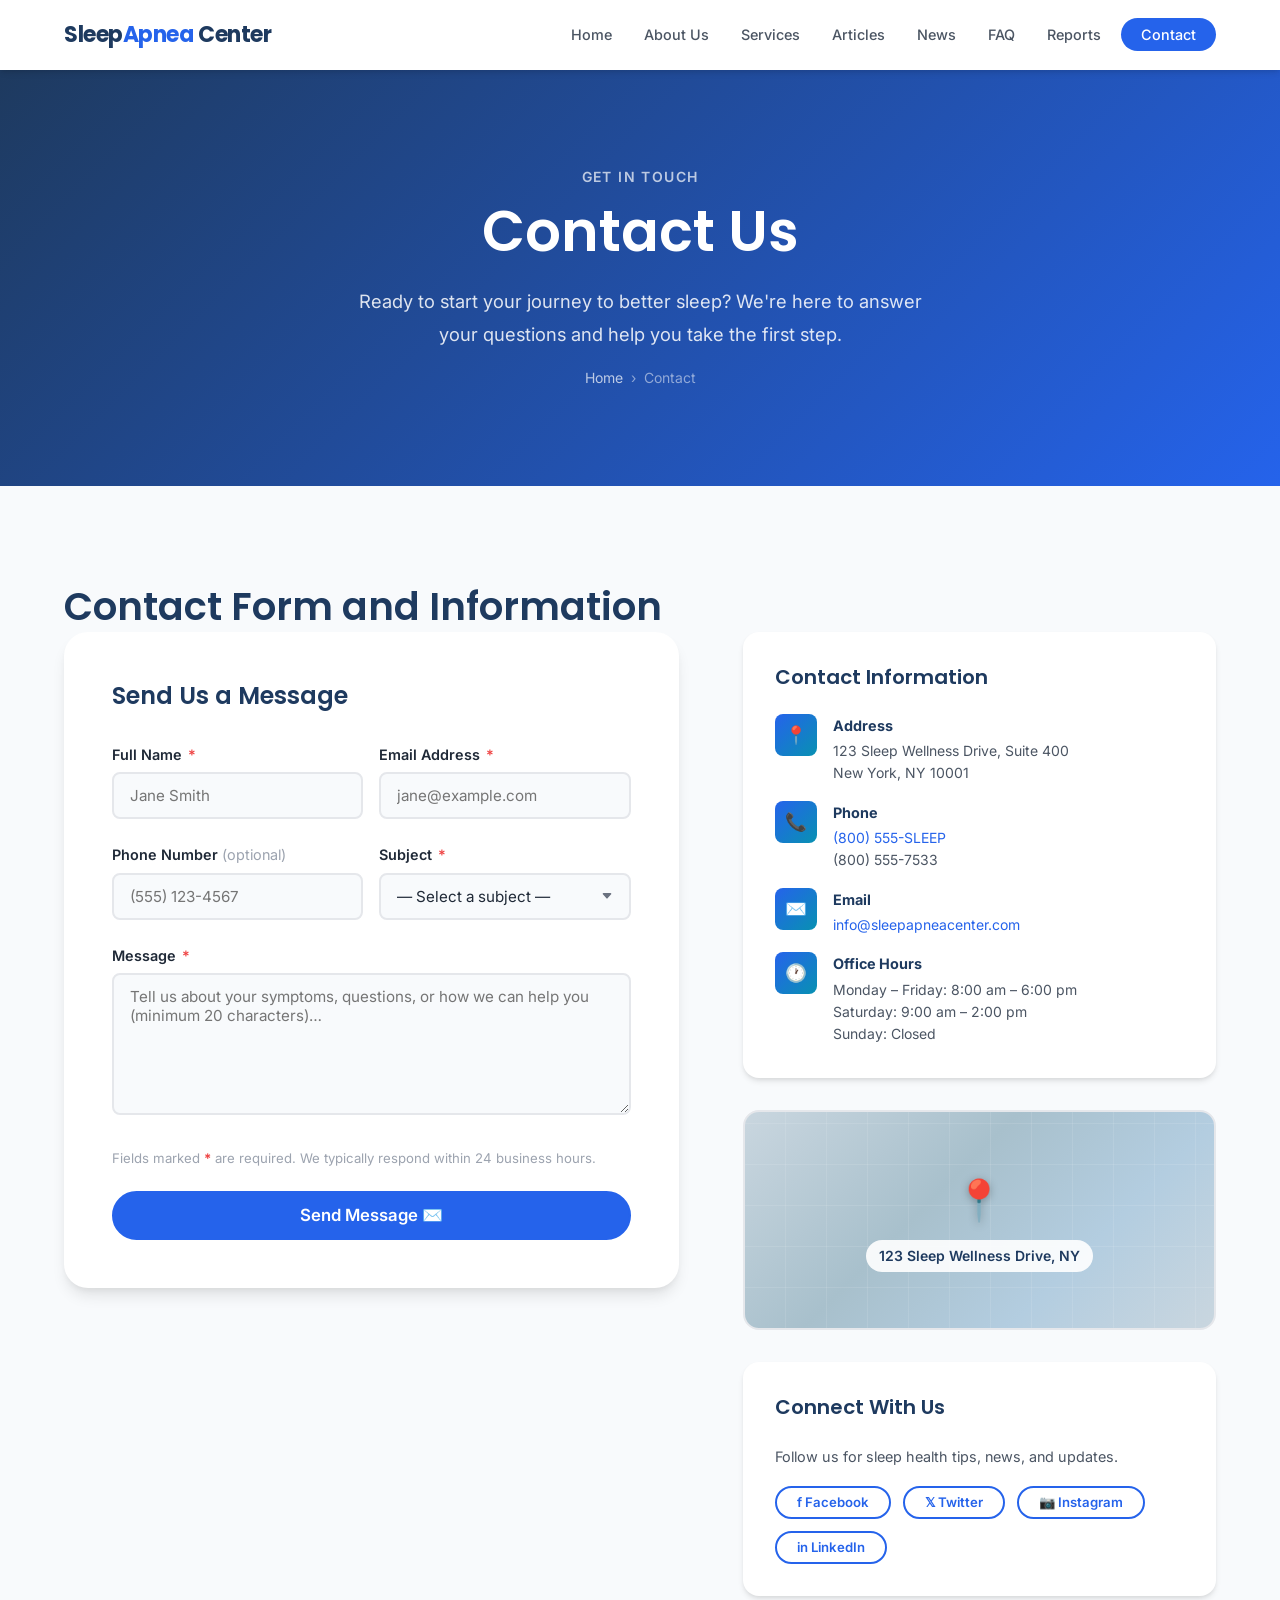
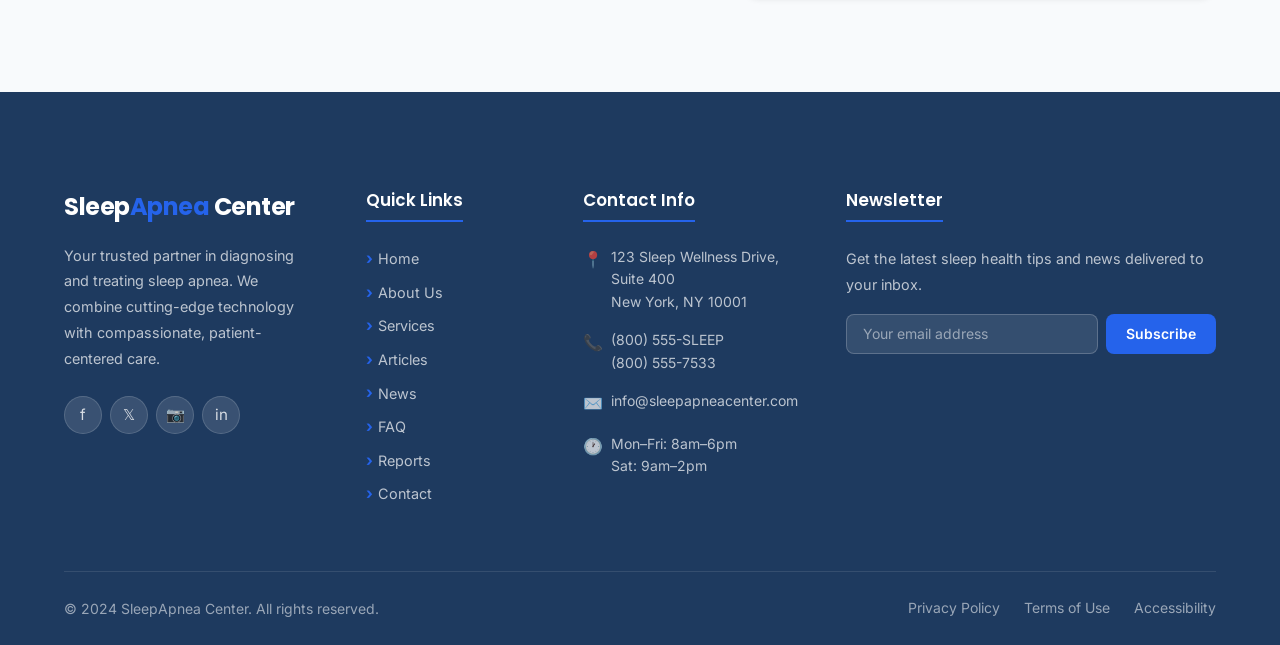
<file: contact.html>
<!DOCTYPE html>
<html lang="en">
<head>
  <meta charset="UTF-8">
  <meta name="viewport" content="width=device-width, initial-scale=1.0">
  <meta name="description" content="Contact the Sleep Apnea Center to schedule a consultation, ask a question, or get information about our services and insurance coverage.">
  <title>Contact Us — SleepApnea Center</title>
  <link rel="preconnect" href="https://fonts.googleapis.com">
  <link rel="preconnect" href="https://fonts.gstatic.com" crossorigin>
  <link href="https://fonts.googleapis.com/css2?family=Inter:wght@400;500;600&family=Poppins:wght@600;700&display=swap" rel="stylesheet">
  <link rel="stylesheet" href="css/style.css">
</head>
<body>

  <!-- HEADER -->
  <header class="header" role="banner">
    <nav class="nav container" aria-label="Main navigation">
      <a class="logo" href="index.html" aria-label="SleepApnea Center Home">Sleep<span>Apnea</span> Center</a>
      <button class="hamburger" id="hamburger" aria-label="Toggle navigation menu" aria-expanded="false" aria-controls="navLinks">
        <span></span><span></span><span></span>
      </button>
      <ul class="nav-links" id="navLinks" role="list">
        <li><a href="index.html">Home</a></li>
        <li><a href="about.html">About Us</a></li>
        <li><a href="services.html">Services</a></li>
        <li><a href="articles.html">Articles</a></li>
        <li><a href="news.html">News</a></li>
        <li><a href="faq.html">FAQ</a></li>
        <li><a href="reports.html">Reports</a></li>
        <li><a href="contact.html" class="nav-cta">Contact</a></li>
      </ul>
    </nav>
  </header>

  <main>
    <!-- PAGE HERO -->
    <section class="page-hero" aria-labelledby="pageTitle">
      <div class="container">
        <span class="section-label" style="color:rgba(255,255,255,0.7)">Get in Touch</span>
        <h1 id="pageTitle">Contact Us</h1>
        <p>Ready to start your journey to better sleep? We're here to answer your questions and help you take the first step.</p>
        <nav class="breadcrumb" aria-label="Breadcrumb">
          <a href="index.html">Home</a>
          <span aria-hidden="true">›</span>
          <span aria-current="page">Contact</span>
        </nav>
      </div>
    </section>

    <!-- CONTACT SECTION -->
    <section class="contact-section" aria-labelledby="contactHeading">
      <div class="container">
        <h2 id="contactHeading" class="sr-only">Contact Form and Information</h2>
        <div class="contact-layout">

          <!-- CONTACT FORM -->
          <div class="form-container">
            <h3 class="form-title">Send Us a Message</h3>
            <form id="contactForm" novalidate aria-label="Contact form">

              <div class="form-row">
                <div class="form-group">
                  <label class="form-label" for="fullName">
                    Full Name <span class="required" aria-hidden="true">*</span>
                  </label>
                  <input
                    type="text"
                    id="fullName"
                    name="fullName"
                    class="form-control"
                    placeholder="Jane Smith"
                    autocomplete="name"
                    aria-required="true"
                    aria-describedby="fullNameError"
                  >
                  <span class="form-error" id="fullNameError" role="alert" aria-live="polite"></span>
                </div>
                <div class="form-group">
                  <label class="form-label" for="email">
                    Email Address <span class="required" aria-hidden="true">*</span>
                  </label>
                  <input
                    type="email"
                    id="email"
                    name="email"
                    class="form-control"
                    placeholder="jane@example.com"
                    autocomplete="email"
                    aria-required="true"
                    aria-describedby="emailError"
                  >
                  <span class="form-error" id="emailError" role="alert" aria-live="polite"></span>
                </div>
              </div>

              <div class="form-row">
                <div class="form-group">
                  <label class="form-label" for="phone">
                    Phone Number <span style="font-weight:400;color:var(--text-light)">(optional)</span>
                  </label>
                  <input
                    type="tel"
                    id="phone"
                    name="phone"
                    class="form-control"
                    placeholder="(555) 123-4567"
                    autocomplete="tel"
                    aria-describedby="phoneError"
                  >
                  <span class="form-error" id="phoneError" role="alert" aria-live="polite"></span>
                </div>
                <div class="form-group">
                  <label class="form-label" for="subject">
                    Subject <span class="required" aria-hidden="true">*</span>
                  </label>
                  <select
                    id="subject"
                    name="subject"
                    class="form-control"
                    aria-required="true"
                    aria-describedby="subjectError"
                  >
                    <option value="">— Select a subject —</option>
                    <option value="General Inquiry">General Inquiry</option>
                    <option value="Appointment Request">Appointment Request</option>
                    <option value="Insurance Question">Insurance Question</option>
                    <option value="CPAP Support">CPAP Support</option>
                    <option value="Other">Other</option>
                  </select>
                  <span class="form-error" id="subjectError" role="alert" aria-live="polite"></span>
                </div>
              </div>

              <div class="form-group">
                <label class="form-label" for="message">
                  Message <span class="required" aria-hidden="true">*</span>
                </label>
                <textarea
                  id="message"
                  name="message"
                  class="form-control"
                  placeholder="Tell us about your symptoms, questions, or how we can help you (minimum 20 characters)…"
                  rows="6"
                  aria-required="true"
                  aria-describedby="messageError"
                ></textarea>
                <span class="form-error" id="messageError" role="alert" aria-live="polite"></span>
              </div>

              <div style="margin-top:0.5rem">
                <p style="font-size:0.825rem;color:var(--text-light);margin-bottom:1.25rem">
                  Fields marked <span style="color:var(--error);font-weight:700">*</span> are required. We typically respond within 24 business hours.
                </p>
                <button type="submit" class="btn btn-primary btn-lg" style="width:100%">
                  Send Message ✉️
                </button>
              </div>
            </form>
          </div>

          <!-- CONTACT INFO -->
          <aside class="contact-info-panel" aria-label="Contact information">

            <div class="contact-info-card">
              <h3>Contact Information</h3>
              <div class="info-item">
                <div class="info-icon" aria-hidden="true">📍</div>
                <div class="info-text">
                  <strong>Address</strong>
                  <span>123 Sleep Wellness Drive, Suite 400</span>
                  <span>New York, NY 10001</span>
                </div>
              </div>
              <div class="info-item">
                <div class="info-icon" aria-hidden="true">📞</div>
                <div class="info-text">
                  <strong>Phone</strong>
                  <span><a href="tel:8005557533" style="color:var(--primary)">(800) 555-SLEEP</a></span>
                  <span><a href="tel:8005557533" style="color:var(--text-medium)">(800) 555-7533</a></span>
                </div>
              </div>
              <div class="info-item">
                <div class="info-icon" aria-hidden="true">✉️</div>
                <div class="info-text">
                  <strong>Email</strong>
                  <span><a href="mailto:info@sleepapneacenter.com" style="color:var(--primary)">info@sleepapneacenter.com</a></span>
                </div>
              </div>
              <div class="info-item">
                <div class="info-icon" aria-hidden="true">🕐</div>
                <div class="info-text">
                  <strong>Office Hours</strong>
                  <span>Monday – Friday: 8:00 am – 6:00 pm</span>
                  <span>Saturday: 9:00 am – 2:00 pm</span>
                  <span>Sunday: Closed</span>
                </div>
              </div>
            </div>

            <!-- MAP PLACEHOLDER -->
            <div class="map-placeholder" role="img" aria-label="Office location map placeholder">
              <div class="map-pin" aria-hidden="true">📍</div>
              <span>123 Sleep Wellness Drive, NY</span>
            </div>

            <!-- SOCIAL MEDIA -->
            <div class="contact-info-card">
              <h3>Connect With Us</h3>
              <p style="font-size:0.9rem;margin-bottom:1rem">Follow us for sleep health tips, news, and updates.</p>
              <div style="display:flex;gap:0.75rem;flex-wrap:wrap">
                <a href="#" class="btn btn-outline-primary btn-sm" aria-label="Follow us on Facebook">f Facebook</a>
                <a href="#" class="btn btn-outline-primary btn-sm" aria-label="Follow us on Twitter / X">𝕏 Twitter</a>
                <a href="#" class="btn btn-outline-primary btn-sm" aria-label="Follow us on Instagram">📷 Instagram</a>
                <a href="#" class="btn btn-outline-primary btn-sm" aria-label="Connect on LinkedIn">in LinkedIn</a>
              </div>
            </div>

          </aside>
        </div>
      </div>
    </section>
  </main>

  <!-- FOOTER -->
  <footer class="footer" role="contentinfo">
    <div class="container">
      <div class="footer-grid">
        <div class="footer-brand">
          <a class="logo" href="index.html">Sleep<span>Apnea</span> Center</a>
          <p>Your trusted partner in diagnosing and treating sleep apnea. We combine cutting-edge technology with compassionate, patient-centered care.</p>
          <div class="social-links" aria-label="Social media links">
            <a href="#" class="social-link" aria-label="Facebook">f</a>
            <a href="#" class="social-link" aria-label="Twitter">𝕏</a>
            <a href="#" class="social-link" aria-label="Instagram">📷</a>
            <a href="#" class="social-link" aria-label="LinkedIn">in</a>
          </div>
        </div>
        <div>
          <h4>Quick Links</h4>
          <ul class="footer-links">
            <li><a href="index.html">Home</a></li>
            <li><a href="about.html">About Us</a></li>
            <li><a href="services.html">Services</a></li>
            <li><a href="articles.html">Articles</a></li>
            <li><a href="news.html">News</a></li>
            <li><a href="faq.html">FAQ</a></li>
            <li><a href="reports.html">Reports</a></li>
            <li><a href="contact.html">Contact</a></li>
          </ul>
        </div>
        <div>
          <h4>Contact Info</h4>
          <ul class="footer-contact-list">
            <li><span>📍</span><span>123 Sleep Wellness Drive, Suite 400<br>New York, NY 10001</span></li>
            <li><span>📞</span><span>(800) 555-SLEEP<br>(800) 555-7533</span></li>
            <li><span>✉️</span><span>info@sleepapneacenter.com</span></li>
            <li><span>🕐</span><span>Mon–Fri: 8am–6pm<br>Sat: 9am–2pm</span></li>
          </ul>
        </div>
        <div>
          <h4>Newsletter</h4>
          <p style="color:rgba(255,255,255,0.7);font-size:0.9rem;margin-bottom:1rem">Get the latest sleep health tips and news delivered to your inbox.</p>
          <form class="newsletter-form" aria-label="Newsletter signup">
            <input type="email" placeholder="Your email address" aria-label="Email address for newsletter">
            <button type="submit">Subscribe</button>
          </form>
        </div>
      </div>
      <div class="footer-bottom">
        <p>&copy; 2024 SleepApnea Center. All rights reserved.</p>
        <div class="footer-bottom-links">
          <a href="#">Privacy Policy</a>
          <a href="#">Terms of Use</a>
          <a href="#">Accessibility</a>
        </div>
      </div>
    </div>
  </footer>

  <button class="back-to-top" id="backToTop" aria-label="Back to top">↑</button>
  <script src="js/main.js"></script>
</body>
</html>
</file>
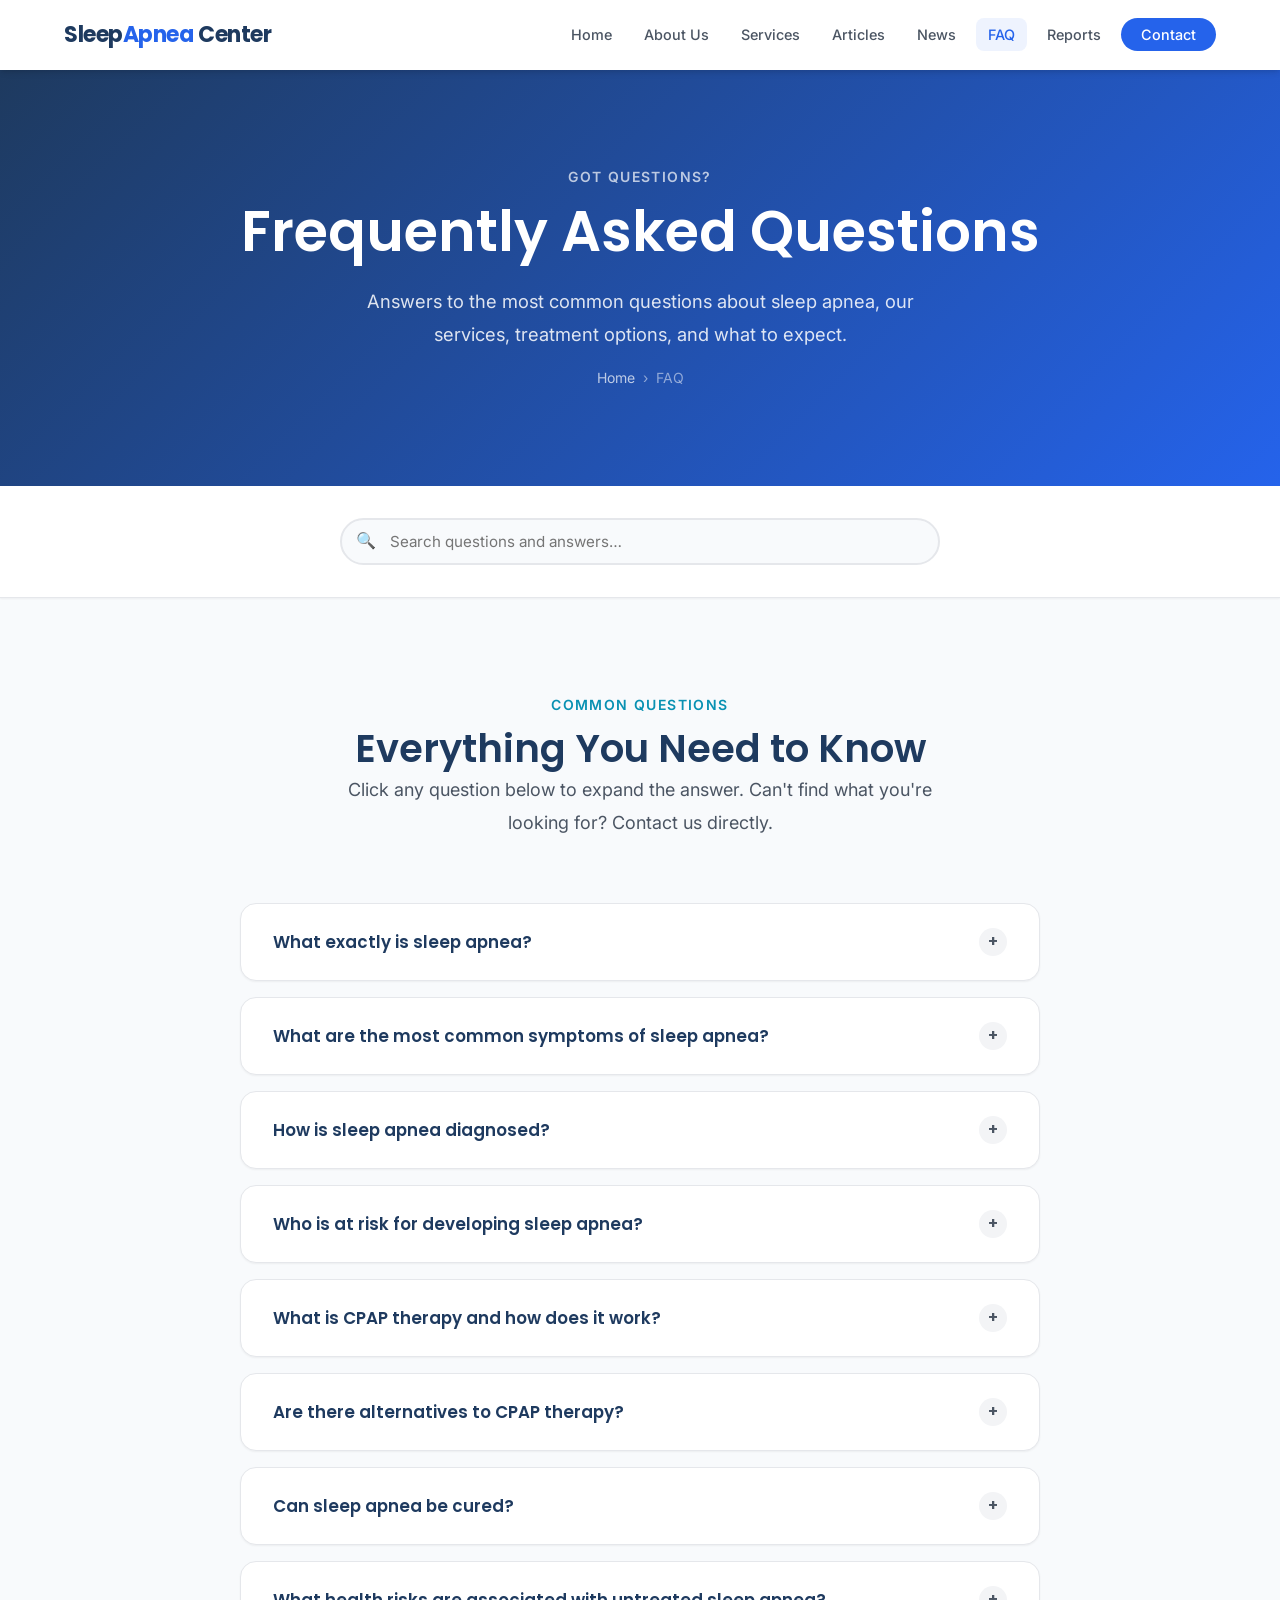
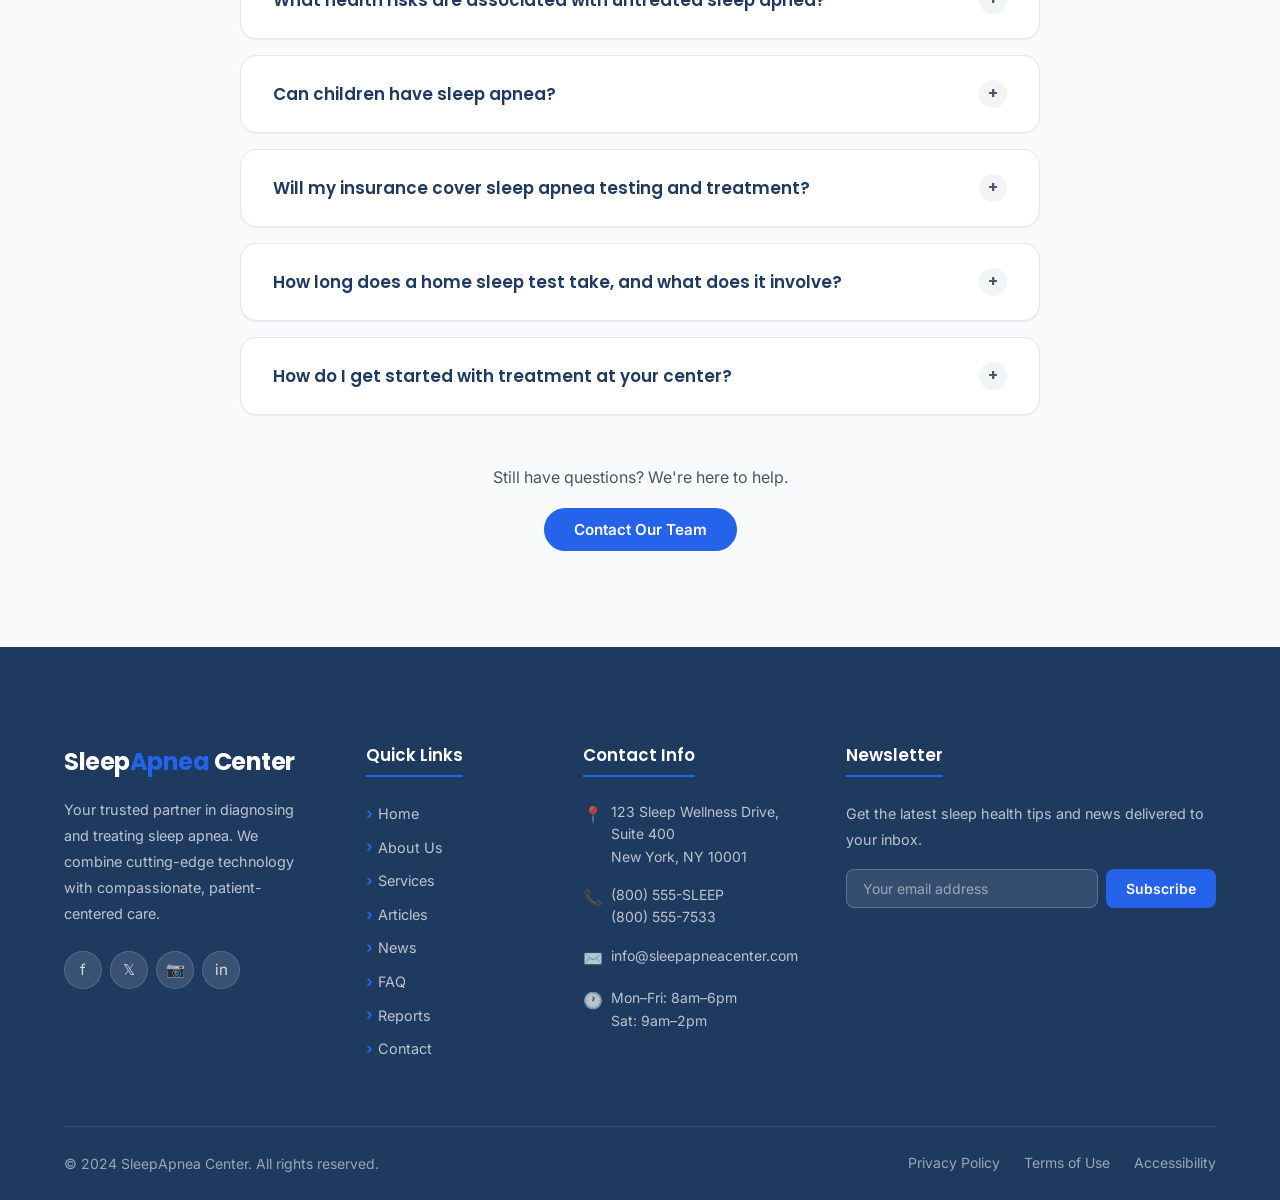
<file: faq.html>
<!DOCTYPE html>
<html lang="en">
<head>
  <meta charset="UTF-8">
  <meta name="viewport" content="width=device-width, initial-scale=1.0">
  <meta name="description" content="Find answers to frequently asked questions about sleep apnea — symptoms, diagnosis, treatment options, insurance, and more.">
  <title>FAQ — SleepApnea Center</title>
  <link rel="preconnect" href="https://fonts.googleapis.com">
  <link rel="preconnect" href="https://fonts.gstatic.com" crossorigin>
  <link href="https://fonts.googleapis.com/css2?family=Inter:wght@400;500;600&family=Poppins:wght@600;700&display=swap" rel="stylesheet">
  <link rel="stylesheet" href="css/style.css">
</head>
<body>

  <!-- HEADER -->
  <header class="header" role="banner">
    <nav class="nav container" aria-label="Main navigation">
      <a class="logo" href="index.html" aria-label="SleepApnea Center Home">Sleep<span>Apnea</span> Center</a>
      <button class="hamburger" id="hamburger" aria-label="Toggle navigation menu" aria-expanded="false" aria-controls="navLinks">
        <span></span><span></span><span></span>
      </button>
      <ul class="nav-links" id="navLinks" role="list">
        <li><a href="index.html">Home</a></li>
        <li><a href="about.html">About Us</a></li>
        <li><a href="services.html">Services</a></li>
        <li><a href="articles.html">Articles</a></li>
        <li><a href="news.html">News</a></li>
        <li><a href="faq.html">FAQ</a></li>
        <li><a href="reports.html">Reports</a></li>
        <li><a href="contact.html" class="nav-cta">Contact</a></li>
      </ul>
    </nav>
  </header>

  <main>
    <!-- PAGE HERO -->
    <section class="page-hero" aria-labelledby="pageTitle">
      <div class="container">
        <span class="section-label" style="color:rgba(255,255,255,0.7)">Got Questions?</span>
        <h1 id="pageTitle">Frequently Asked Questions</h1>
        <p>Answers to the most common questions about sleep apnea, our services, treatment options, and what to expect.</p>
        <nav class="breadcrumb" aria-label="Breadcrumb">
          <a href="index.html">Home</a>
          <span aria-hidden="true">›</span>
          <span aria-current="page">FAQ</span>
        </nav>
      </div>
    </section>

    <!-- FAQ SEARCH -->
    <section class="search-filter-section" aria-label="Search FAQs">
      <div class="container">
        <div class="search-bar" role="search" style="max-width:600px;margin:0 auto">
          <span class="search-icon" aria-hidden="true">🔍</span>
          <input
            type="search"
            id="faqSearch"
            placeholder="Search questions and answers…"
            aria-label="Search FAQs"
            autocomplete="off"
          >
        </div>
      </div>
    </section>

    <!-- FAQ ACCORDION -->
    <section class="faq-section" aria-labelledby="faqHeading">
      <div class="container">
        <div class="section-header">
          <span class="section-label">Common Questions</span>
          <h2 id="faqHeading">Everything You Need to Know</h2>
          <p class="section-subtitle">Click any question below to expand the answer. Can't find what you're looking for? Contact us directly.</p>
        </div>
        <div id="faqContainer" class="faq-container" aria-live="polite">
          <!-- Populated by JS -->
        </div>
        <div style="text-align:center;margin-top:3rem">
          <p style="color:var(--text-medium);margin-bottom:1rem">Still have questions? We're here to help.</p>
          <a href="contact.html" class="btn btn-primary">Contact Our Team</a>
        </div>
      </div>
    </section>
  </main>

  <!-- FOOTER -->
  <footer class="footer" role="contentinfo">
    <div class="container">
      <div class="footer-grid">
        <div class="footer-brand">
          <a class="logo" href="index.html">Sleep<span>Apnea</span> Center</a>
          <p>Your trusted partner in diagnosing and treating sleep apnea. We combine cutting-edge technology with compassionate, patient-centered care.</p>
          <div class="social-links" aria-label="Social media links">
            <a href="#" class="social-link" aria-label="Facebook">f</a>
            <a href="#" class="social-link" aria-label="Twitter">𝕏</a>
            <a href="#" class="social-link" aria-label="Instagram">📷</a>
            <a href="#" class="social-link" aria-label="LinkedIn">in</a>
          </div>
        </div>
        <div>
          <h4>Quick Links</h4>
          <ul class="footer-links">
            <li><a href="index.html">Home</a></li>
            <li><a href="about.html">About Us</a></li>
            <li><a href="services.html">Services</a></li>
            <li><a href="articles.html">Articles</a></li>
            <li><a href="news.html">News</a></li>
            <li><a href="faq.html">FAQ</a></li>
            <li><a href="reports.html">Reports</a></li>
            <li><a href="contact.html">Contact</a></li>
          </ul>
        </div>
        <div>
          <h4>Contact Info</h4>
          <ul class="footer-contact-list">
            <li><span>📍</span><span>123 Sleep Wellness Drive, Suite 400<br>New York, NY 10001</span></li>
            <li><span>📞</span><span>(800) 555-SLEEP<br>(800) 555-7533</span></li>
            <li><span>✉️</span><span>info@sleepapneacenter.com</span></li>
            <li><span>🕐</span><span>Mon–Fri: 8am–6pm<br>Sat: 9am–2pm</span></li>
          </ul>
        </div>
        <div>
          <h4>Newsletter</h4>
          <p style="color:rgba(255,255,255,0.7);font-size:0.9rem;margin-bottom:1rem">Get the latest sleep health tips and news delivered to your inbox.</p>
          <form class="newsletter-form" aria-label="Newsletter signup">
            <input type="email" placeholder="Your email address" aria-label="Email address for newsletter">
            <button type="submit">Subscribe</button>
          </form>
        </div>
      </div>
      <div class="footer-bottom">
        <p>&copy; 2024 SleepApnea Center. All rights reserved.</p>
        <div class="footer-bottom-links">
          <a href="#">Privacy Policy</a>
          <a href="#">Terms of Use</a>
          <a href="#">Accessibility</a>
        </div>
      </div>
    </div>
  </footer>

  <button class="back-to-top" id="backToTop" aria-label="Back to top">↑</button>
  <script src="js/main.js"></script>
</body>
</html>
</file>
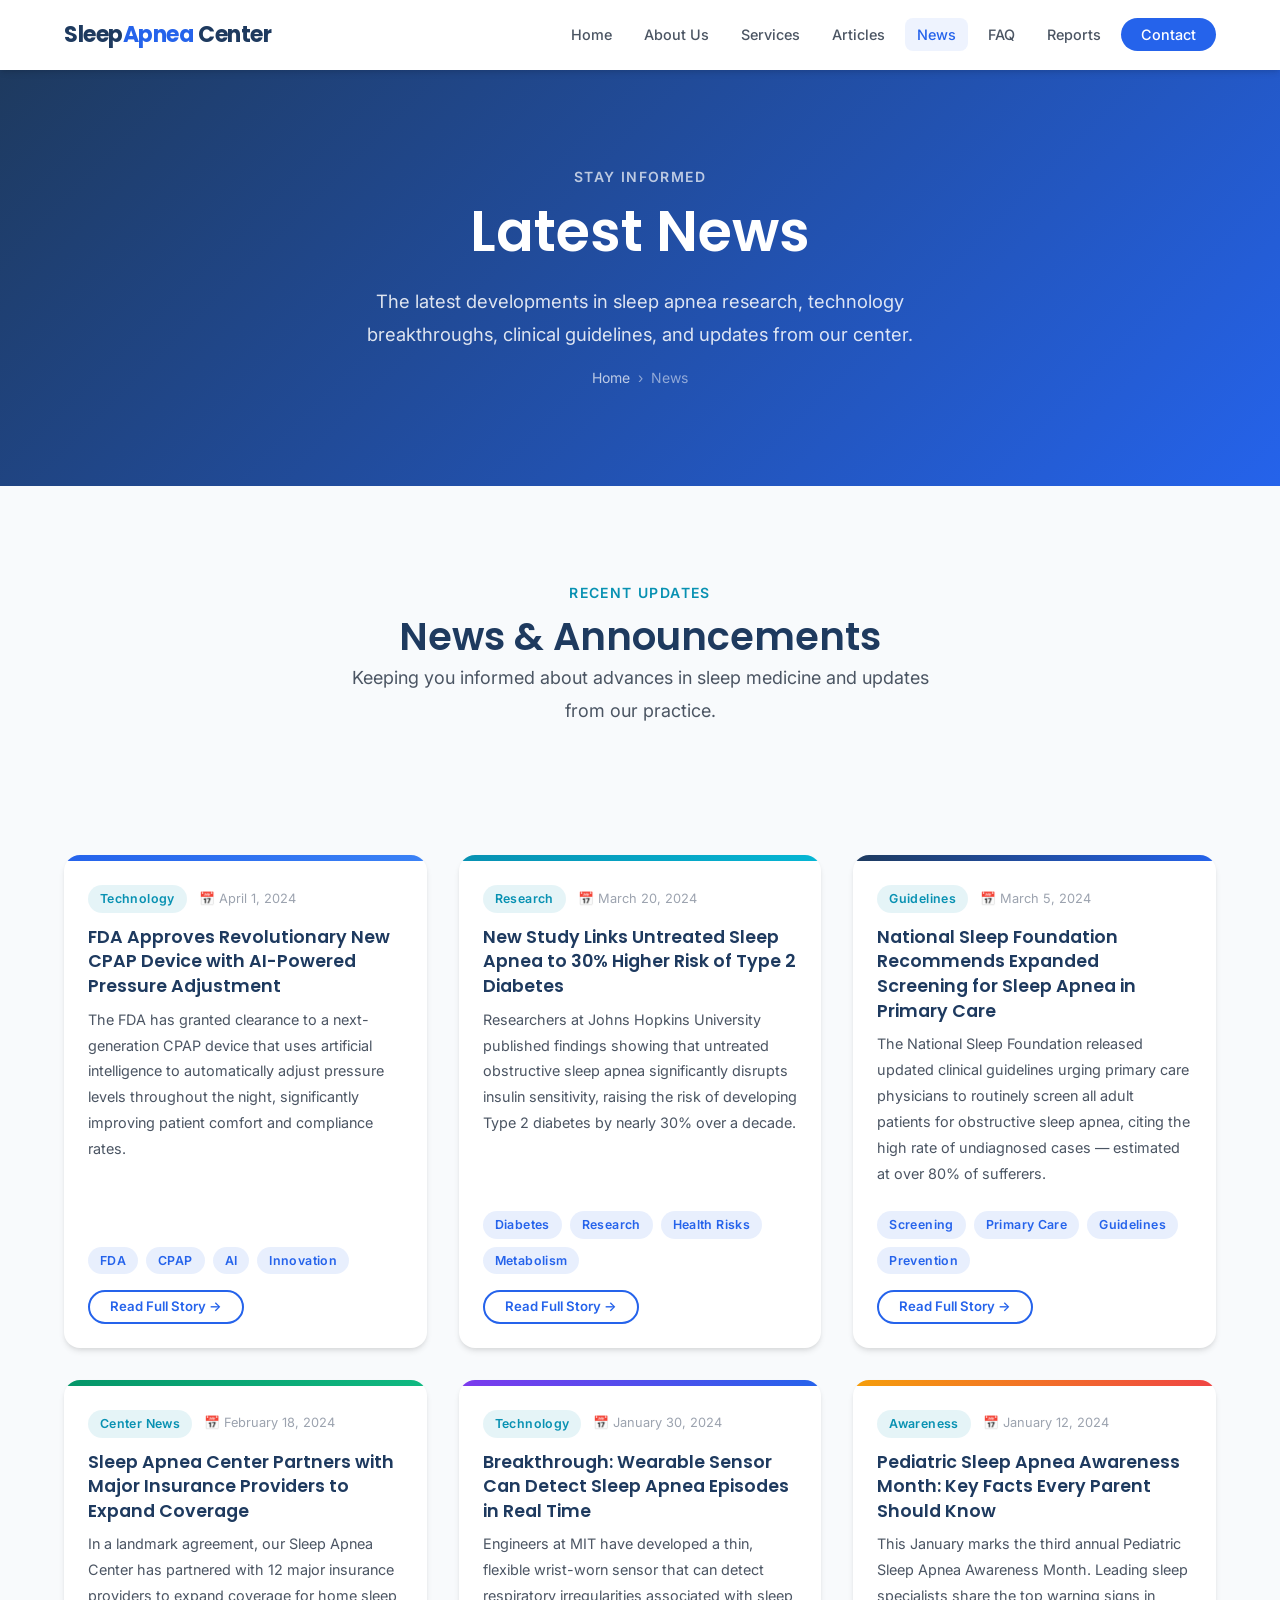
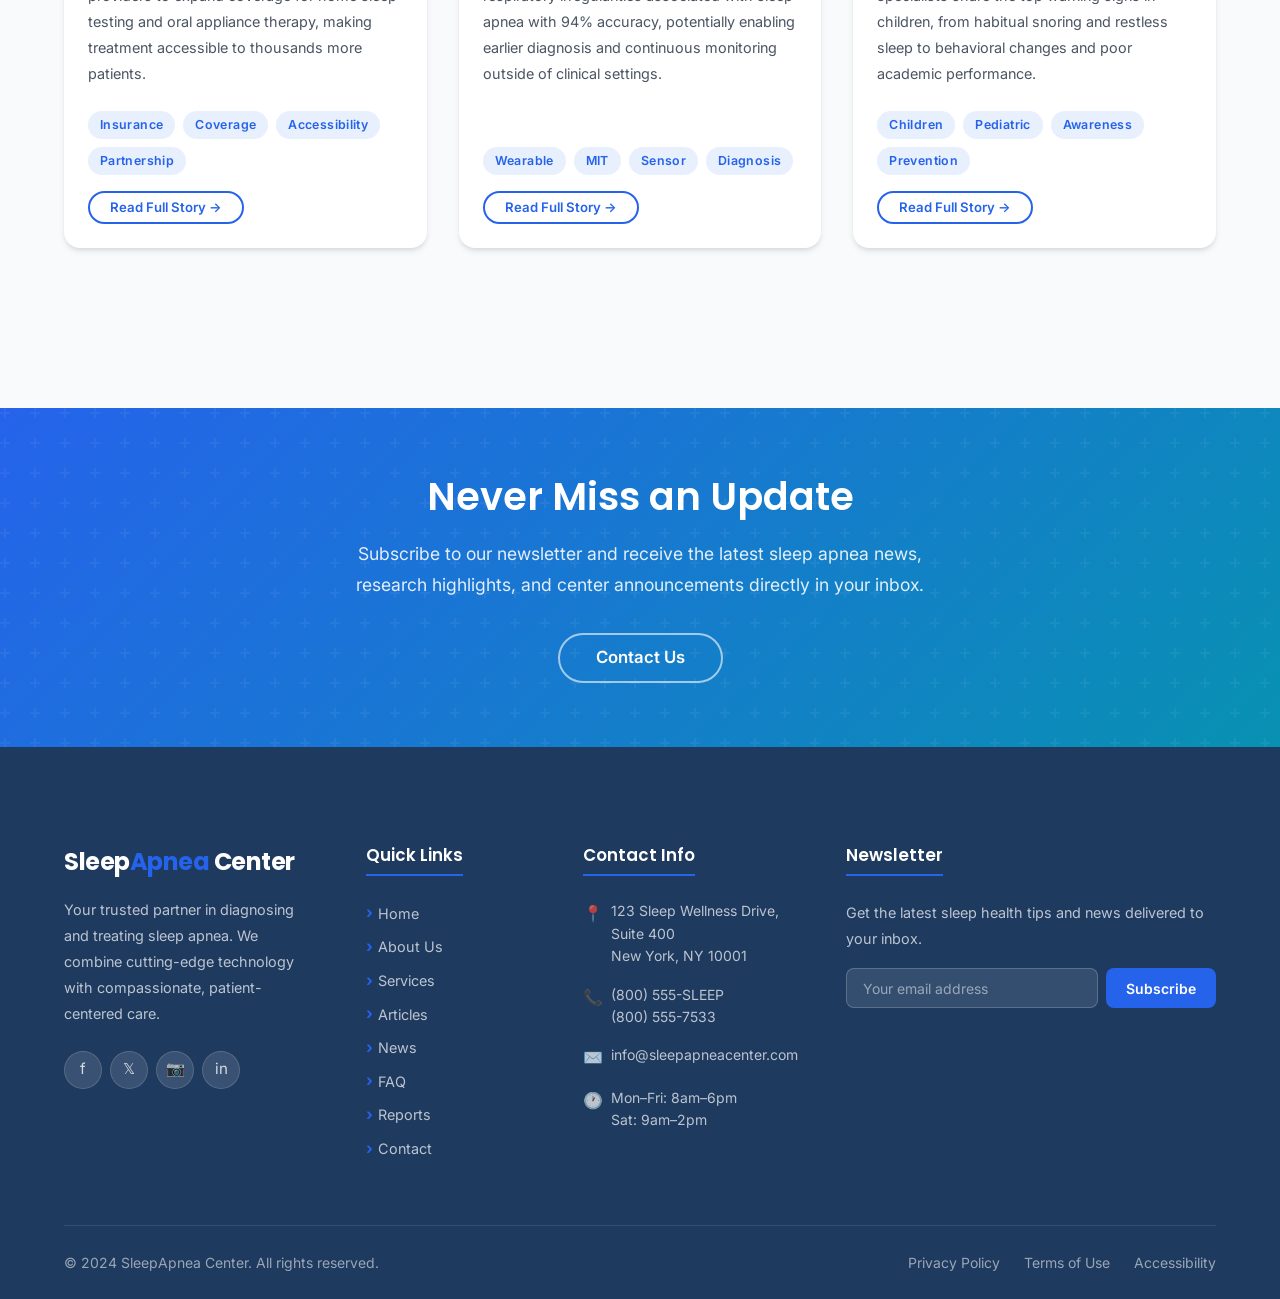
<file: news.html>
<!DOCTYPE html>
<html lang="en">
<head>
  <meta charset="UTF-8">
  <meta name="viewport" content="width=device-width, initial-scale=1.0">
  <meta name="description" content="Stay up to date with the latest news in sleep apnea research, technology, guidelines, and updates from the Sleep Apnea Center.">
  <title>Latest News — SleepApnea Center</title>
  <link rel="preconnect" href="https://fonts.googleapis.com">
  <link rel="preconnect" href="https://fonts.gstatic.com" crossorigin>
  <link href="https://fonts.googleapis.com/css2?family=Inter:wght@400;500;600&family=Poppins:wght@600;700&display=swap" rel="stylesheet">
  <link rel="stylesheet" href="css/style.css">
</head>
<body>

  <!-- HEADER -->
  <header class="header" role="banner">
    <nav class="nav container" aria-label="Main navigation">
      <a class="logo" href="index.html" aria-label="SleepApnea Center Home">Sleep<span>Apnea</span> Center</a>
      <button class="hamburger" id="hamburger" aria-label="Toggle navigation menu" aria-expanded="false" aria-controls="navLinks">
        <span></span><span></span><span></span>
      </button>
      <ul class="nav-links" id="navLinks" role="list">
        <li><a href="index.html">Home</a></li>
        <li><a href="about.html">About Us</a></li>
        <li><a href="services.html">Services</a></li>
        <li><a href="articles.html">Articles</a></li>
        <li><a href="news.html">News</a></li>
        <li><a href="faq.html">FAQ</a></li>
        <li><a href="reports.html">Reports</a></li>
        <li><a href="contact.html" class="nav-cta">Contact</a></li>
      </ul>
    </nav>
  </header>

  <main>
    <!-- PAGE HERO -->
    <section class="page-hero" aria-labelledby="pageTitle">
      <div class="container">
        <span class="section-label" style="color:rgba(255,255,255,0.7)">Stay Informed</span>
        <h1 id="pageTitle">Latest News</h1>
        <p>The latest developments in sleep apnea research, technology breakthroughs, clinical guidelines, and updates from our center.</p>
        <nav class="breadcrumb" aria-label="Breadcrumb">
          <a href="index.html">Home</a>
          <span aria-hidden="true">›</span>
          <span aria-current="page">News</span>
        </nav>
      </div>
    </section>

    <!-- NEWS GRID -->
    <section class="section" aria-labelledby="newsHeading">
      <div class="container">
        <div class="section-header">
          <span class="section-label">Recent Updates</span>
          <h2 id="newsHeading">News &amp; Announcements</h2>
          <p class="section-subtitle">Keeping you informed about advances in sleep medicine and updates from our practice.</p>
        </div>
        <div id="newsGrid" class="content-grid" role="list" aria-live="polite" aria-label="News items">
          <!-- Populated by JS -->
        </div>
      </div>
    </section>

    <!-- CTA -->
    <section class="cta-banner" aria-labelledby="newsCta">
      <div class="container">
        <h2 id="newsCta">Never Miss an Update</h2>
        <p>Subscribe to our newsletter and receive the latest sleep apnea news, research highlights, and center announcements directly in your inbox.</p>
        <div class="cta-actions">
          <a href="contact.html" class="btn btn-outline btn-lg">Contact Us</a>
        </div>
      </div>
    </section>
  </main>

  <!-- FOOTER -->
  <footer class="footer" role="contentinfo">
    <div class="container">
      <div class="footer-grid">
        <div class="footer-brand">
          <a class="logo" href="index.html">Sleep<span>Apnea</span> Center</a>
          <p>Your trusted partner in diagnosing and treating sleep apnea. We combine cutting-edge technology with compassionate, patient-centered care.</p>
          <div class="social-links" aria-label="Social media links">
            <a href="#" class="social-link" aria-label="Facebook">f</a>
            <a href="#" class="social-link" aria-label="Twitter">𝕏</a>
            <a href="#" class="social-link" aria-label="Instagram">📷</a>
            <a href="#" class="social-link" aria-label="LinkedIn">in</a>
          </div>
        </div>
        <div>
          <h4>Quick Links</h4>
          <ul class="footer-links">
            <li><a href="index.html">Home</a></li>
            <li><a href="about.html">About Us</a></li>
            <li><a href="services.html">Services</a></li>
            <li><a href="articles.html">Articles</a></li>
            <li><a href="news.html">News</a></li>
            <li><a href="faq.html">FAQ</a></li>
            <li><a href="reports.html">Reports</a></li>
            <li><a href="contact.html">Contact</a></li>
          </ul>
        </div>
        <div>
          <h4>Contact Info</h4>
          <ul class="footer-contact-list">
            <li><span>📍</span><span>123 Sleep Wellness Drive, Suite 400<br>New York, NY 10001</span></li>
            <li><span>📞</span><span>(800) 555-SLEEP<br>(800) 555-7533</span></li>
            <li><span>✉️</span><span>info@sleepapneacenter.com</span></li>
            <li><span>🕐</span><span>Mon–Fri: 8am–6pm<br>Sat: 9am–2pm</span></li>
          </ul>
        </div>
        <div>
          <h4>Newsletter</h4>
          <p style="color:rgba(255,255,255,0.7);font-size:0.9rem;margin-bottom:1rem">Get the latest sleep health tips and news delivered to your inbox.</p>
          <form class="newsletter-form" aria-label="Newsletter signup">
            <input type="email" placeholder="Your email address" aria-label="Email address for newsletter">
            <button type="submit">Subscribe</button>
          </form>
        </div>
      </div>
      <div class="footer-bottom">
        <p>&copy; 2024 SleepApnea Center. All rights reserved.</p>
        <div class="footer-bottom-links">
          <a href="#">Privacy Policy</a>
          <a href="#">Terms of Use</a>
          <a href="#">Accessibility</a>
        </div>
      </div>
    </div>
  </footer>

  <button class="back-to-top" id="backToTop" aria-label="Back to top">↑</button>
  <script src="js/main.js"></script>
</body>
</html>
</file>
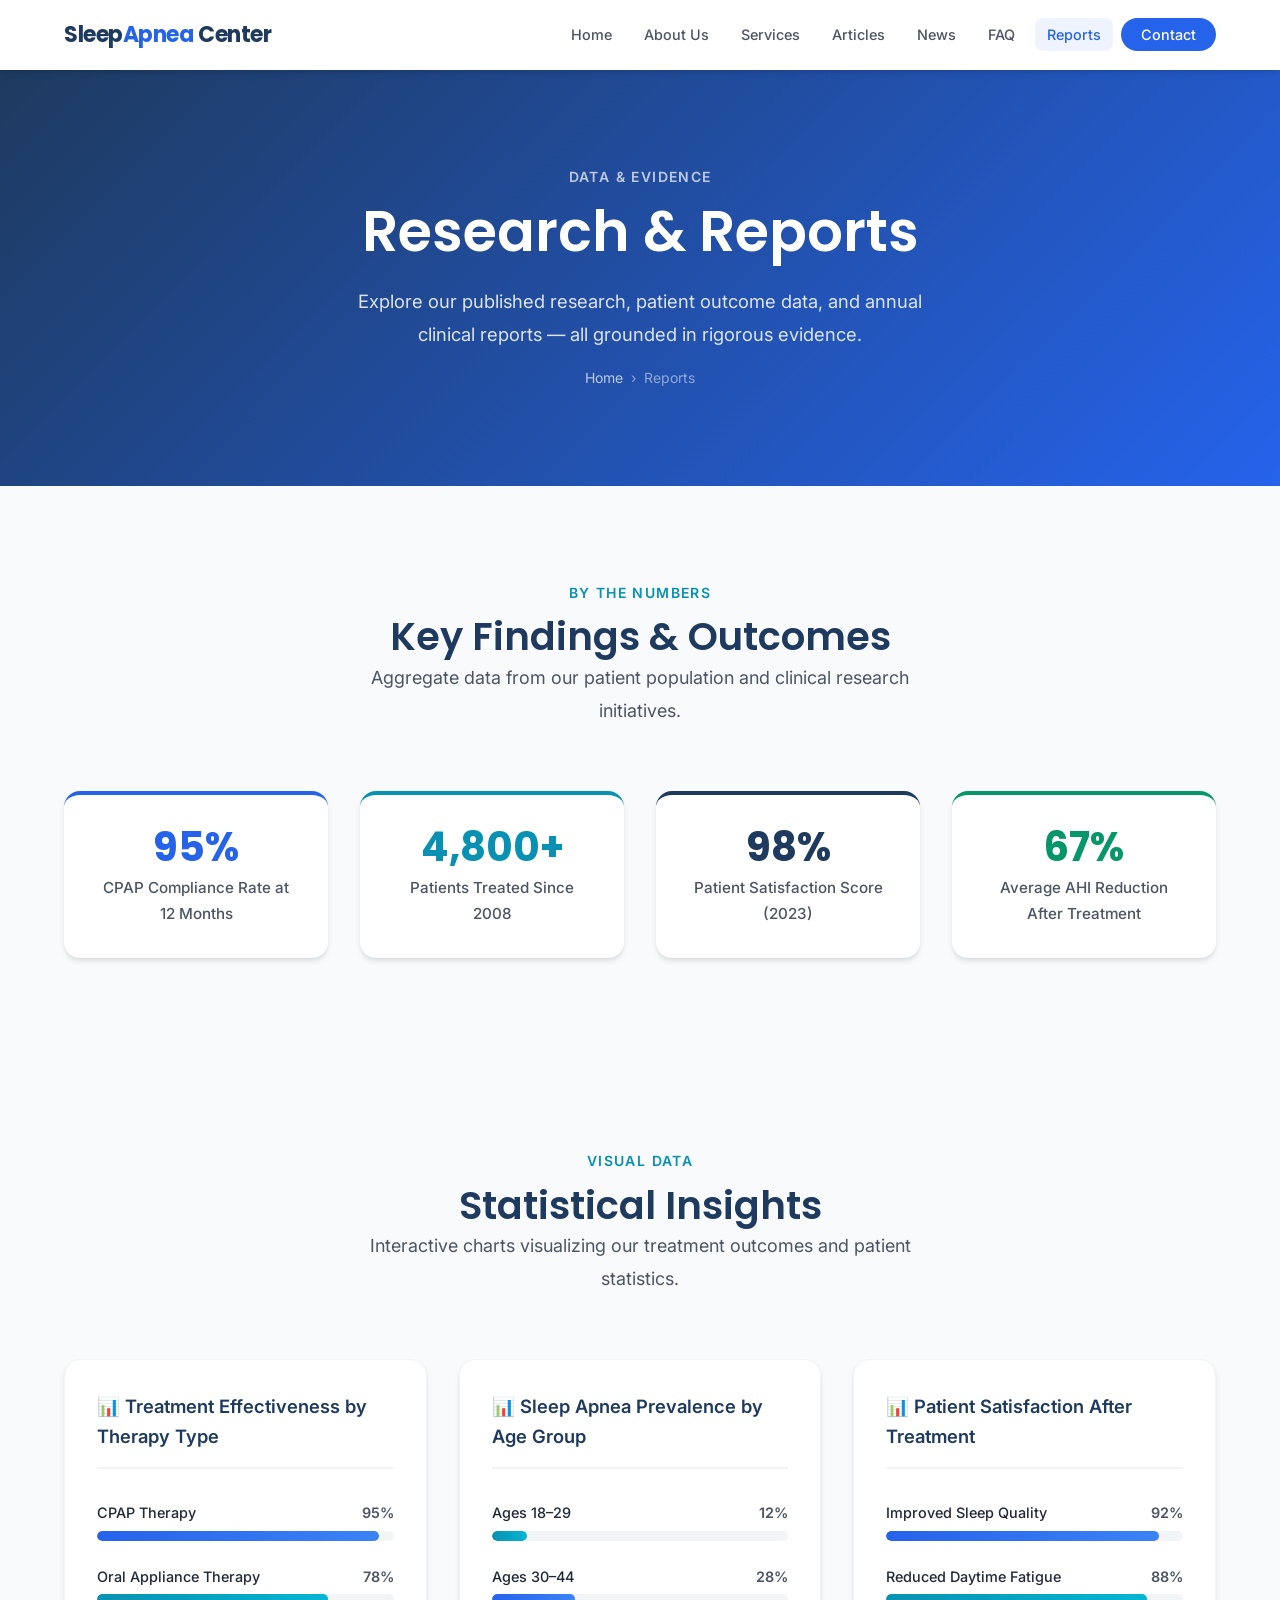
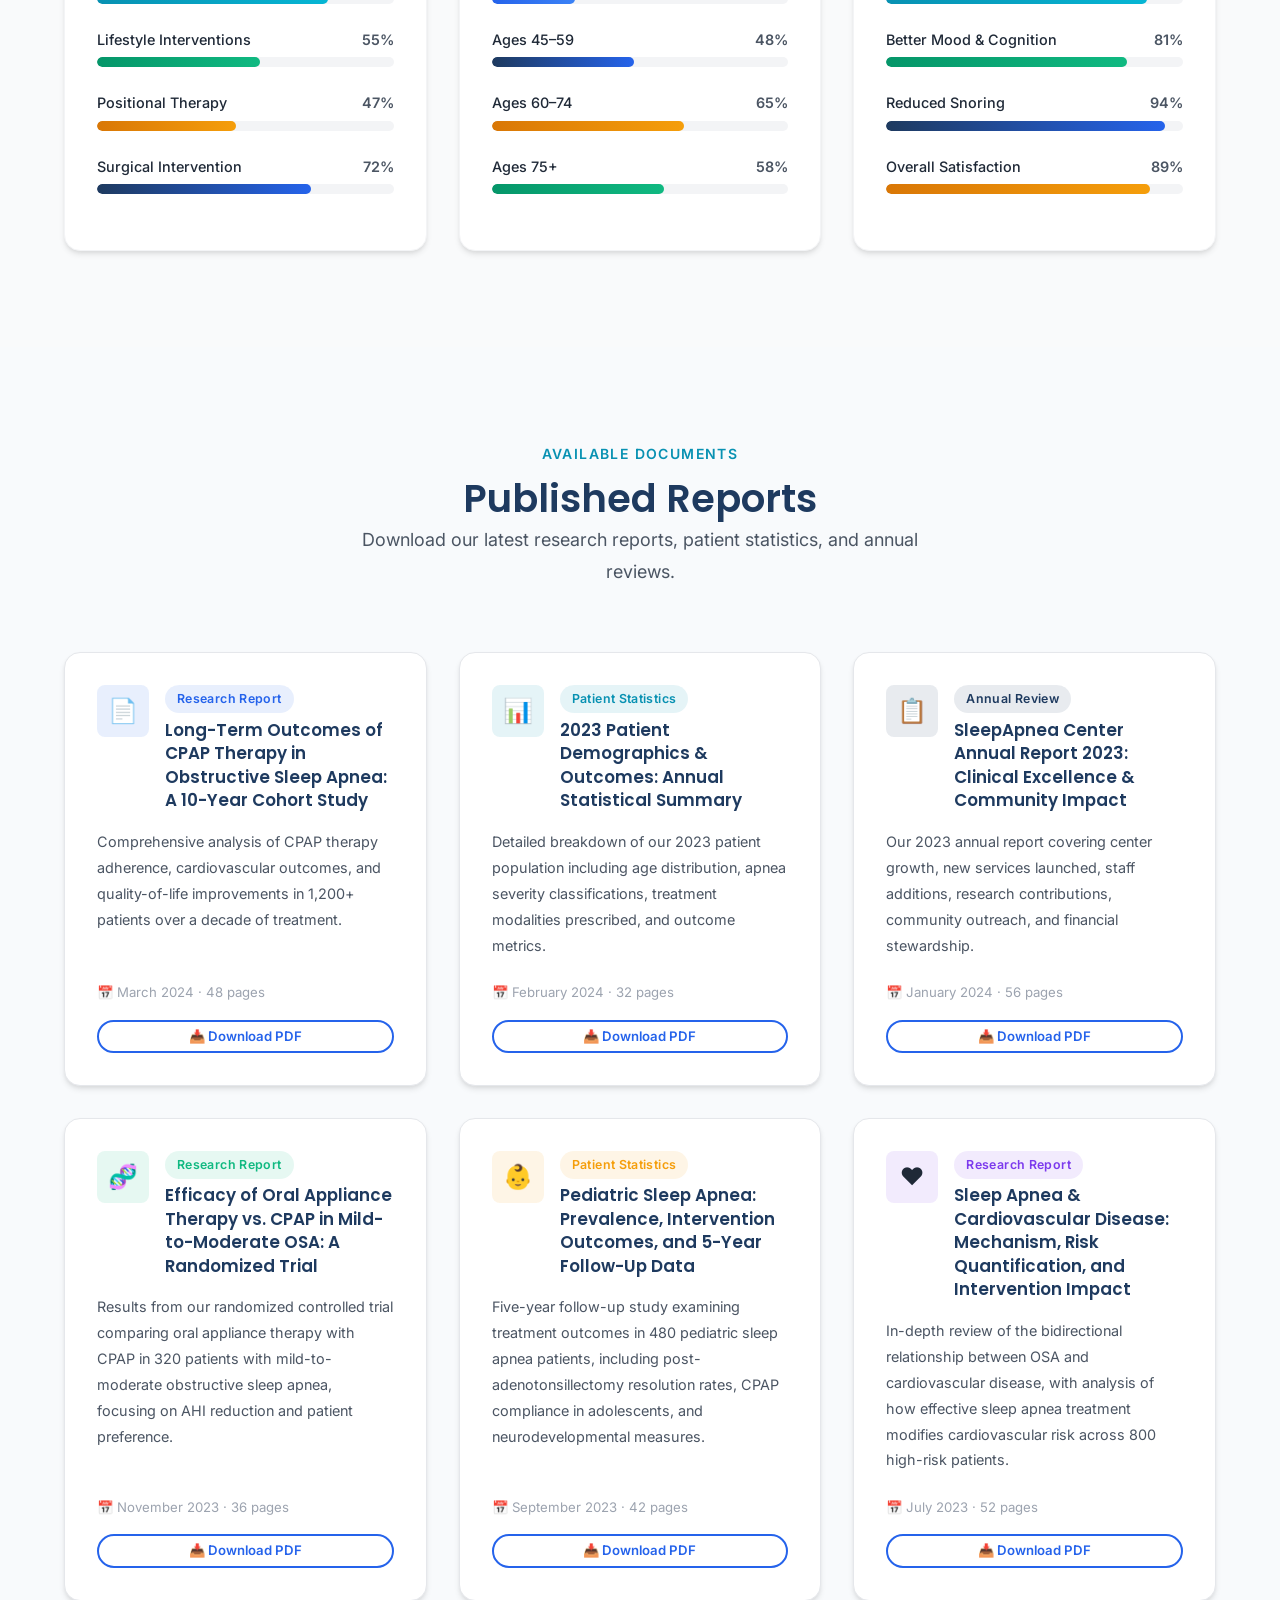
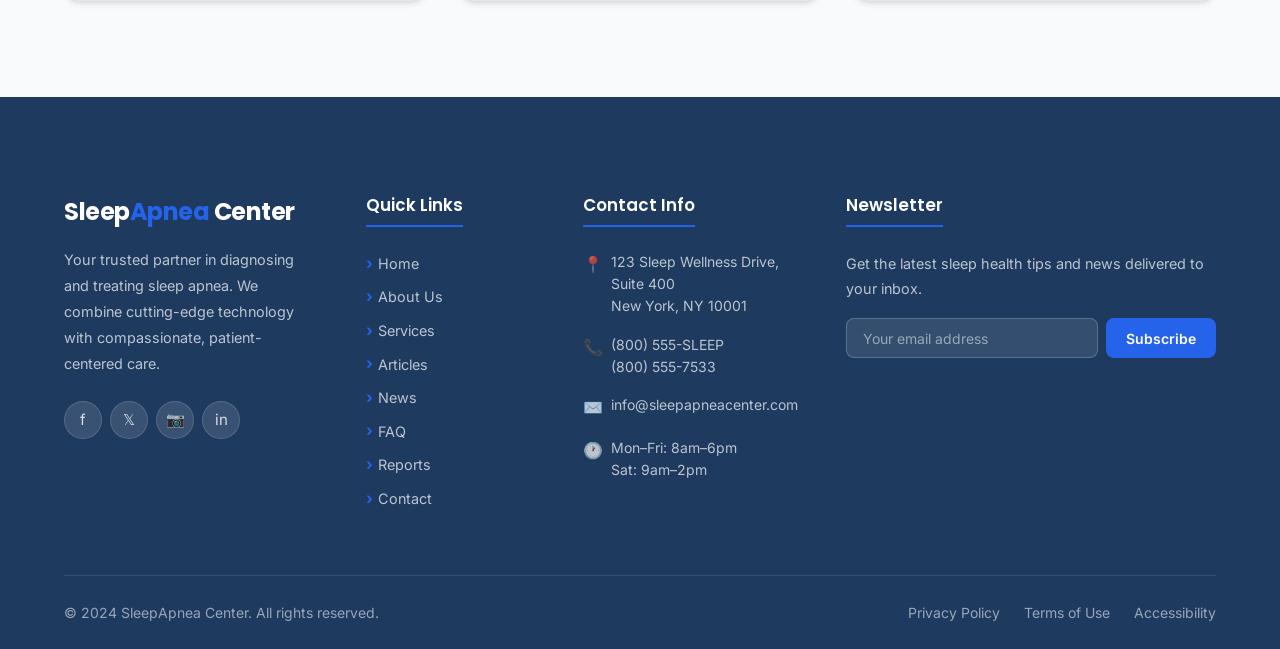
<file: reports.html>
<!DOCTYPE html>
<html lang="en">
<head>
  <meta charset="UTF-8">
  <meta name="viewport" content="width=device-width, initial-scale=1.0">
  <meta name="description" content="Access research reports, patient statistics, treatment outcome data, and annual reviews from the Sleep Apnea Center.">
  <title>Research &amp; Reports — SleepApnea Center</title>
  <link rel="preconnect" href="https://fonts.googleapis.com">
  <link rel="preconnect" href="https://fonts.gstatic.com" crossorigin>
  <link href="https://fonts.googleapis.com/css2?family=Inter:wght@400;500;600&family=Poppins:wght@600;700&display=swap" rel="stylesheet">
  <link rel="stylesheet" href="css/style.css">
</head>
<body>

  <!-- HEADER -->
  <header class="header" role="banner">
    <nav class="nav container" aria-label="Main navigation">
      <a class="logo" href="index.html" aria-label="SleepApnea Center Home">Sleep<span>Apnea</span> Center</a>
      <button class="hamburger" id="hamburger" aria-label="Toggle navigation menu" aria-expanded="false" aria-controls="navLinks">
        <span></span><span></span><span></span>
      </button>
      <ul class="nav-links" id="navLinks" role="list">
        <li><a href="index.html">Home</a></li>
        <li><a href="about.html">About Us</a></li>
        <li><a href="services.html">Services</a></li>
        <li><a href="articles.html">Articles</a></li>
        <li><a href="news.html">News</a></li>
        <li><a href="faq.html">FAQ</a></li>
        <li><a href="reports.html">Reports</a></li>
        <li><a href="contact.html" class="nav-cta">Contact</a></li>
      </ul>
    </nav>
  </header>

  <main>
    <!-- PAGE HERO -->
    <section class="page-hero" aria-labelledby="pageTitle">
      <div class="container">
        <span class="section-label" style="color:rgba(255,255,255,0.7)">Data &amp; Evidence</span>
        <h1 id="pageTitle">Research &amp; Reports</h1>
        <p>Explore our published research, patient outcome data, and annual clinical reports — all grounded in rigorous evidence.</p>
        <nav class="breadcrumb" aria-label="Breadcrumb">
          <a href="index.html">Home</a>
          <span aria-hidden="true">›</span>
          <span aria-current="page">Reports</span>
        </nav>
      </div>
    </section>

    <!-- KEY FINDINGS -->
    <section class="section" aria-labelledby="findingsHeading">
      <div class="container">
        <div class="section-header">
          <span class="section-label">By the Numbers</span>
          <h2 id="findingsHeading">Key Findings &amp; Outcomes</h2>
          <p class="section-subtitle">Aggregate data from our patient population and clinical research initiatives.</p>
        </div>
        <div class="grid-4">
          <div class="finding-card">
            <span class="finding-number">95%</span>
            <span class="finding-label">CPAP Compliance Rate at 12 Months</span>
          </div>
          <div class="finding-card" style="border-top-color:var(--teal)">
            <span class="finding-number" style="color:var(--teal)">4,800+</span>
            <span class="finding-label">Patients Treated Since 2008</span>
          </div>
          <div class="finding-card" style="border-top-color:var(--navy)">
            <span class="finding-number" style="color:var(--navy)">98%</span>
            <span class="finding-label">Patient Satisfaction Score (2023)</span>
          </div>
          <div class="finding-card" style="border-top-color:#059669">
            <span class="finding-number" style="color:#059669">67%</span>
            <span class="finding-label">Average AHI Reduction After Treatment</span>
          </div>
        </div>
      </div>
    </section>

    <!-- CHARTS -->
    <section class="charts-section section-alt" aria-labelledby="chartsHeading">
      <div class="container">
        <div class="section-header">
          <span class="section-label">Visual Data</span>
          <h2 id="chartsHeading">Statistical Insights</h2>
          <p class="section-subtitle">Interactive charts visualizing our treatment outcomes and patient statistics.</p>
        </div>
        <div id="reportsCharts" class="grid-3" aria-live="polite">
          <!-- Populated by JS -->
        </div>
      </div>
    </section>

    <!-- REPORT CARDS -->
    <section class="section" aria-labelledby="reportsHeading">
      <div class="container">
        <div class="section-header">
          <span class="section-label">Available Documents</span>
          <h2 id="reportsHeading">Published Reports</h2>
          <p class="section-subtitle">Download our latest research reports, patient statistics, and annual reviews.</p>
        </div>
        <div class="grid-3" role="list">

          <article class="report-card" role="listitem">
            <div class="report-card-header">
              <div class="report-icon" style="background:rgba(37,99,235,0.1)" aria-hidden="true">📄</div>
              <div>
                <span class="tag tag-blue" style="margin-bottom:0.35rem;display:inline-flex">Research Report</span>
                <h3>Long-Term Outcomes of CPAP Therapy in Obstructive Sleep Apnea: A 10-Year Cohort Study</h3>
              </div>
            </div>
            <p>Comprehensive analysis of CPAP therapy adherence, cardiovascular outcomes, and quality-of-life improvements in 1,200+ patients over a decade of treatment.</p>
            <div style="display:flex;align-items:center;gap:1rem;margin-bottom:1rem">
              <span style="font-size:0.825rem;color:var(--text-light)">📅 March 2024 · 48 pages</span>
            </div>
            <a href="#" class="btn btn-outline-primary btn-sm" aria-label="Download CPAP Long-Term Outcomes Report PDF">📥 Download PDF</a>
          </article>

          <article class="report-card" role="listitem">
            <div class="report-card-header">
              <div class="report-icon" style="background:rgba(8,145,178,0.1)" aria-hidden="true">📊</div>
              <div>
                <span class="tag tag-teal" style="margin-bottom:0.35rem;display:inline-flex">Patient Statistics</span>
                <h3>2023 Patient Demographics &amp; Outcomes: Annual Statistical Summary</h3>
              </div>
            </div>
            <p>Detailed breakdown of our 2023 patient population including age distribution, apnea severity classifications, treatment modalities prescribed, and outcome metrics.</p>
            <div style="display:flex;align-items:center;gap:1rem;margin-bottom:1rem">
              <span style="font-size:0.825rem;color:var(--text-light)">📅 February 2024 · 32 pages</span>
            </div>
            <a href="#" class="btn btn-outline-primary btn-sm" aria-label="Download 2023 Patient Statistics PDF">📥 Download PDF</a>
          </article>

          <article class="report-card" role="listitem">
            <div class="report-card-header">
              <div class="report-icon" style="background:rgba(30,58,95,0.1)" aria-hidden="true">📋</div>
              <div>
                <span class="tag tag-navy" style="margin-bottom:0.35rem;display:inline-flex">Annual Review</span>
                <h3>SleepApnea Center Annual Report 2023: Clinical Excellence &amp; Community Impact</h3>
              </div>
            </div>
            <p>Our 2023 annual report covering center growth, new services launched, staff additions, research contributions, community outreach, and financial stewardship.</p>
            <div style="display:flex;align-items:center;gap:1rem;margin-bottom:1rem">
              <span style="font-size:0.825rem;color:var(--text-light)">📅 January 2024 · 56 pages</span>
            </div>
            <a href="#" class="btn btn-outline-primary btn-sm" aria-label="Download 2023 Annual Report PDF">📥 Download PDF</a>
          </article>

          <article class="report-card" role="listitem">
            <div class="report-card-header">
              <div class="report-icon" style="background:rgba(16,185,129,0.1)" aria-hidden="true">🧬</div>
              <div>
                <span class="tag tag-green" style="margin-bottom:0.35rem;display:inline-flex">Research Report</span>
                <h3>Efficacy of Oral Appliance Therapy vs. CPAP in Mild-to-Moderate OSA: A Randomized Trial</h3>
              </div>
            </div>
            <p>Results from our randomized controlled trial comparing oral appliance therapy with CPAP in 320 patients with mild-to-moderate obstructive sleep apnea, focusing on AHI reduction and patient preference.</p>
            <div style="display:flex;align-items:center;gap:1rem;margin-bottom:1rem">
              <span style="font-size:0.825rem;color:var(--text-light)">📅 November 2023 · 36 pages</span>
            </div>
            <a href="#" class="btn btn-outline-primary btn-sm" aria-label="Download Oral Appliance vs CPAP Report PDF">📥 Download PDF</a>
          </article>

          <article class="report-card" role="listitem">
            <div class="report-card-header">
              <div class="report-icon" style="background:rgba(245,158,11,0.1)" aria-hidden="true">👶</div>
              <div>
                <span class="tag tag-orange" style="margin-bottom:0.35rem;display:inline-flex">Patient Statistics</span>
                <h3>Pediatric Sleep Apnea: Prevalence, Intervention Outcomes, and 5-Year Follow-Up Data</h3>
              </div>
            </div>
            <p>Five-year follow-up study examining treatment outcomes in 480 pediatric sleep apnea patients, including post-adenotonsillectomy resolution rates, CPAP compliance in adolescents, and neurodevelopmental measures.</p>
            <div style="display:flex;align-items:center;gap:1rem;margin-bottom:1rem">
              <span style="font-size:0.825rem;color:var(--text-light)">📅 September 2023 · 42 pages</span>
            </div>
            <a href="#" class="btn btn-outline-primary btn-sm" aria-label="Download Pediatric Sleep Apnea Report PDF">📥 Download PDF</a>
          </article>

          <article class="report-card" role="listitem">
            <div class="report-card-header">
              <div class="report-icon" style="background:rgba(124,58,237,0.1)" aria-hidden="true">❤️</div>
              <div>
                <span class="tag" style="background:rgba(124,58,237,0.1);color:#7c3aed;margin-bottom:0.35rem;display:inline-flex">Research Report</span>
                <h3>Sleep Apnea &amp; Cardiovascular Disease: Mechanism, Risk Quantification, and Intervention Impact</h3>
              </div>
            </div>
            <p>In-depth review of the bidirectional relationship between OSA and cardiovascular disease, with analysis of how effective sleep apnea treatment modifies cardiovascular risk across 800 high-risk patients.</p>
            <div style="display:flex;align-items:center;gap:1rem;margin-bottom:1rem">
              <span style="font-size:0.825rem;color:var(--text-light)">📅 July 2023 · 52 pages</span>
            </div>
            <a href="#" class="btn btn-outline-primary btn-sm" aria-label="Download Cardiovascular Risk Report PDF">📥 Download PDF</a>
          </article>

        </div>
      </div>
    </section>
  </main>

  <!-- FOOTER -->
  <footer class="footer" role="contentinfo">
    <div class="container">
      <div class="footer-grid">
        <div class="footer-brand">
          <a class="logo" href="index.html">Sleep<span>Apnea</span> Center</a>
          <p>Your trusted partner in diagnosing and treating sleep apnea. We combine cutting-edge technology with compassionate, patient-centered care.</p>
          <div class="social-links" aria-label="Social media links">
            <a href="#" class="social-link" aria-label="Facebook">f</a>
            <a href="#" class="social-link" aria-label="Twitter">𝕏</a>
            <a href="#" class="social-link" aria-label="Instagram">📷</a>
            <a href="#" class="social-link" aria-label="LinkedIn">in</a>
          </div>
        </div>
        <div>
          <h4>Quick Links</h4>
          <ul class="footer-links">
            <li><a href="index.html">Home</a></li>
            <li><a href="about.html">About Us</a></li>
            <li><a href="services.html">Services</a></li>
            <li><a href="articles.html">Articles</a></li>
            <li><a href="news.html">News</a></li>
            <li><a href="faq.html">FAQ</a></li>
            <li><a href="reports.html">Reports</a></li>
            <li><a href="contact.html">Contact</a></li>
          </ul>
        </div>
        <div>
          <h4>Contact Info</h4>
          <ul class="footer-contact-list">
            <li><span>📍</span><span>123 Sleep Wellness Drive, Suite 400<br>New York, NY 10001</span></li>
            <li><span>📞</span><span>(800) 555-SLEEP<br>(800) 555-7533</span></li>
            <li><span>✉️</span><span>info@sleepapneacenter.com</span></li>
            <li><span>🕐</span><span>Mon–Fri: 8am–6pm<br>Sat: 9am–2pm</span></li>
          </ul>
        </div>
        <div>
          <h4>Newsletter</h4>
          <p style="color:rgba(255,255,255,0.7);font-size:0.9rem;margin-bottom:1rem">Get the latest sleep health tips and news delivered to your inbox.</p>
          <form class="newsletter-form" aria-label="Newsletter signup">
            <input type="email" placeholder="Your email address" aria-label="Email address for newsletter">
            <button type="submit">Subscribe</button>
          </form>
        </div>
      </div>
      <div class="footer-bottom">
        <p>&copy; 2024 SleepApnea Center. All rights reserved.</p>
        <div class="footer-bottom-links">
          <a href="#">Privacy Policy</a>
          <a href="#">Terms of Use</a>
          <a href="#">Accessibility</a>
        </div>
      </div>
    </div>
  </footer>

  <button class="back-to-top" id="backToTop" aria-label="Back to top">↑</button>
  <script src="js/main.js"></script>
</body>
</html>
</file>
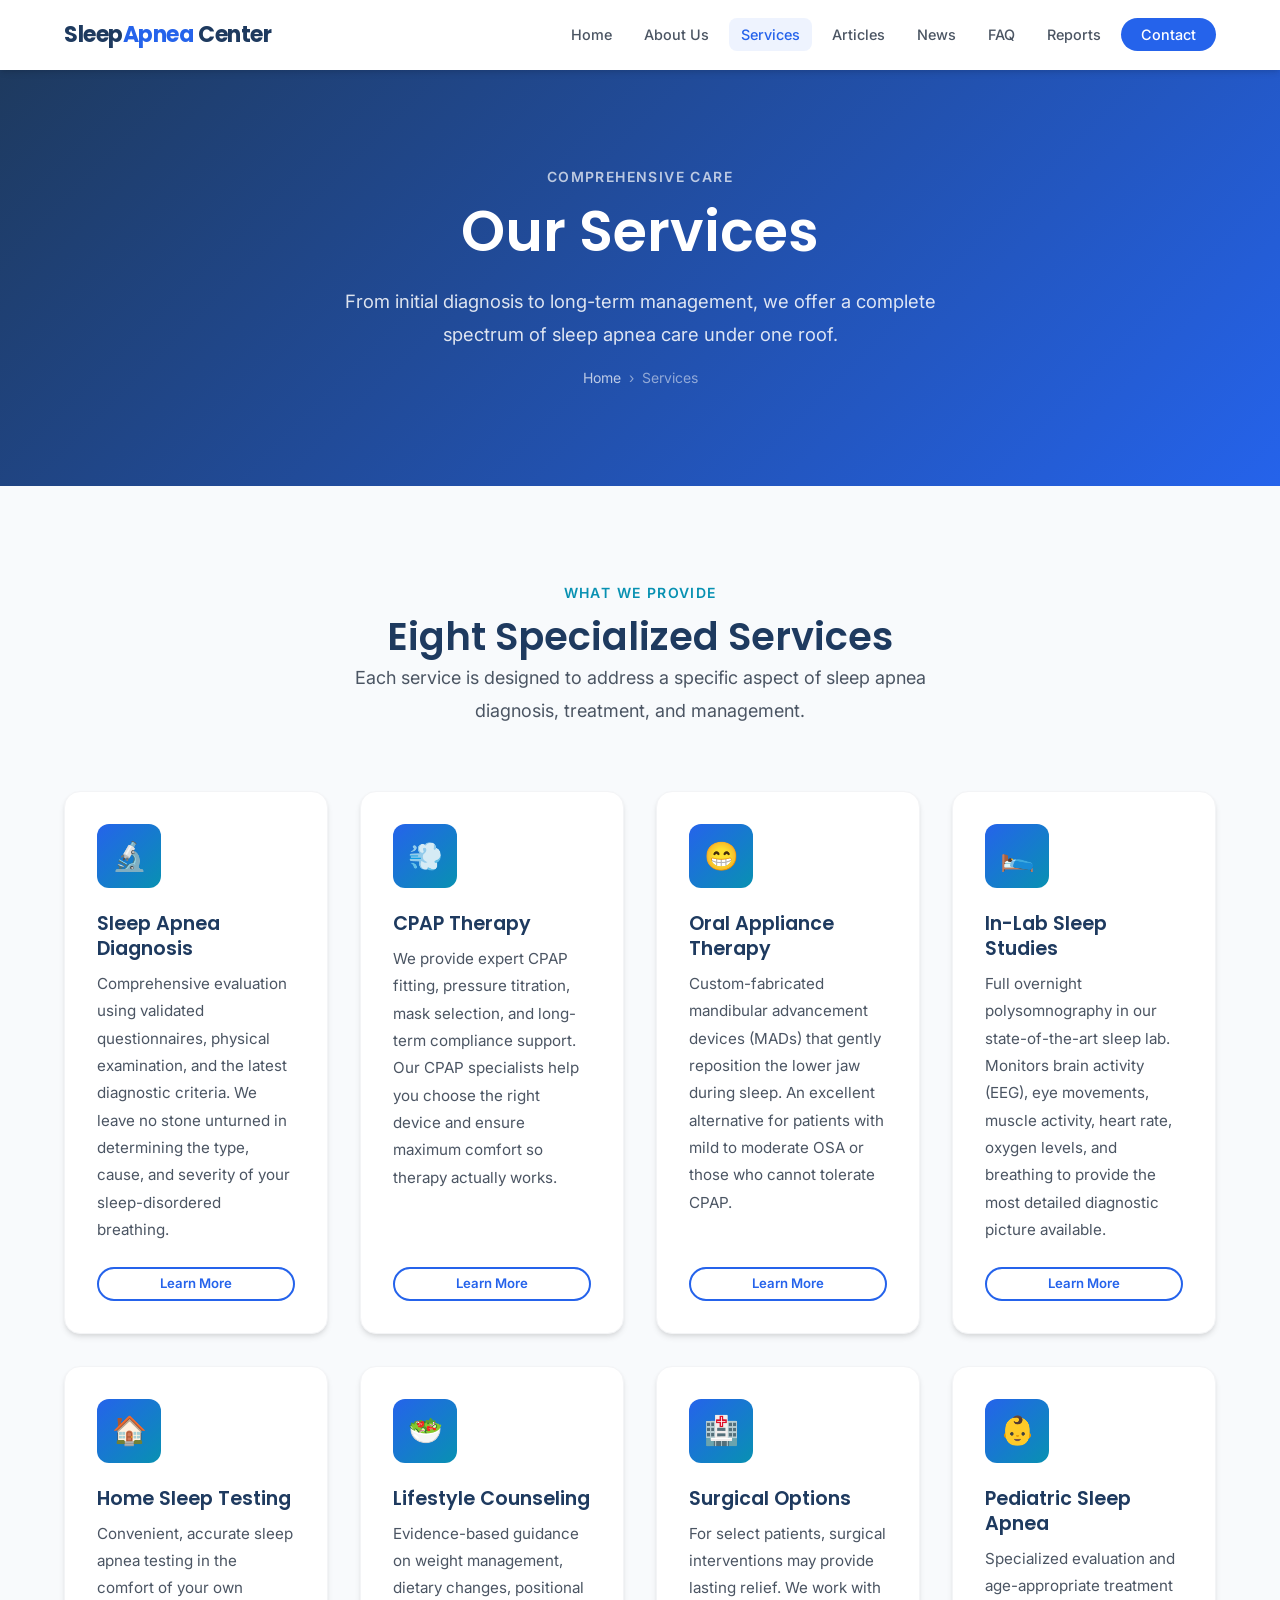
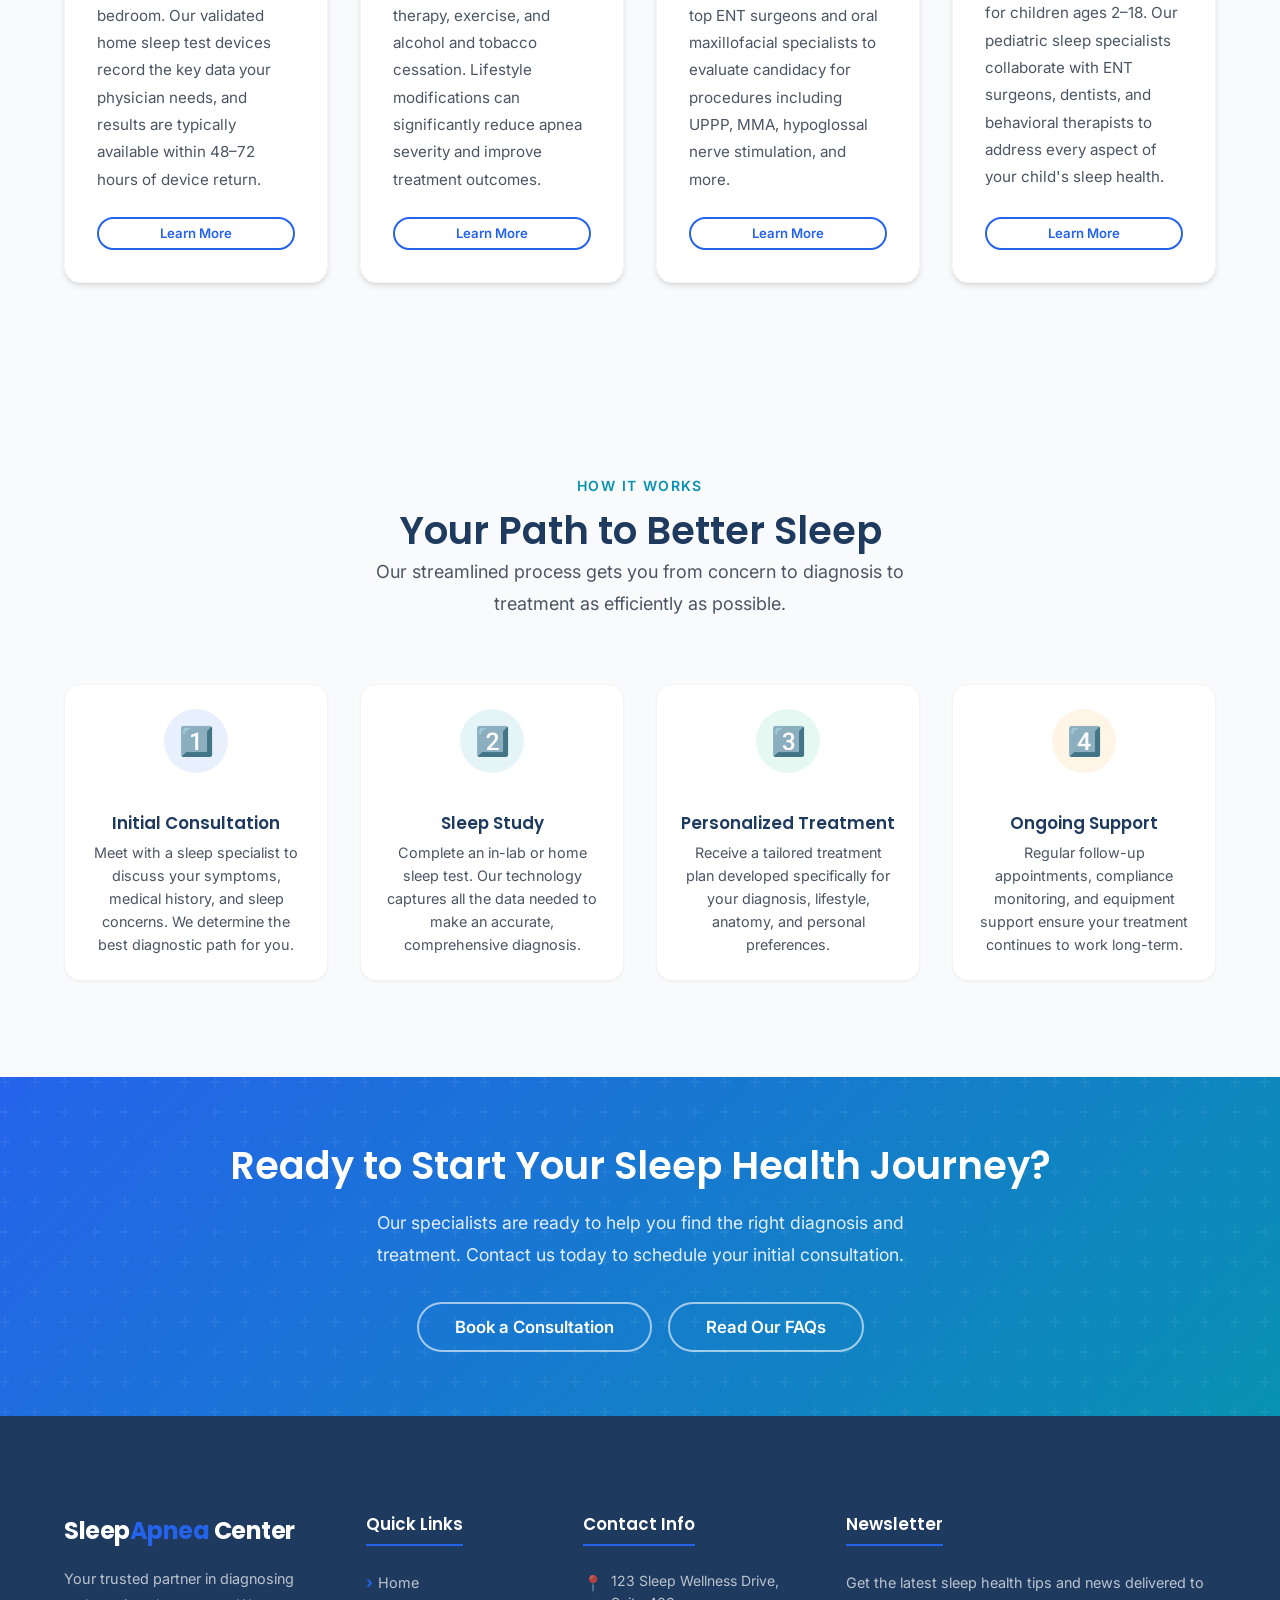
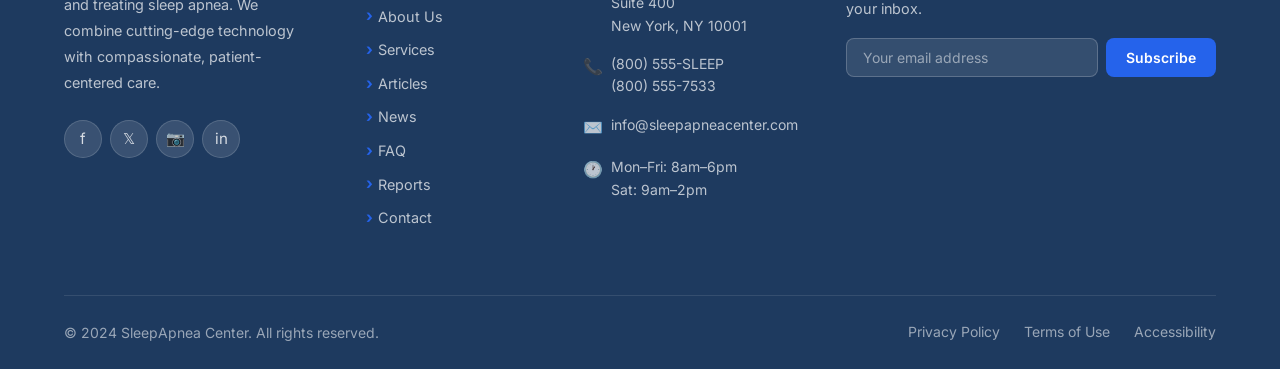
<file: services.html>
<!DOCTYPE html>
<html lang="en">
<head>
  <meta charset="UTF-8">
  <meta name="viewport" content="width=device-width, initial-scale=1.0">
  <meta name="description" content="Explore our full range of sleep apnea services including diagnosis, CPAP therapy, oral appliances, home sleep testing, and more.">
  <title>Our Services — SleepApnea Center</title>
  <link rel="preconnect" href="https://fonts.googleapis.com">
  <link rel="preconnect" href="https://fonts.gstatic.com" crossorigin>
  <link href="https://fonts.googleapis.com/css2?family=Inter:wght@400;500;600&family=Poppins:wght@600;700&display=swap" rel="stylesheet">
  <link rel="stylesheet" href="css/style.css">
</head>
<body>

  <!-- HEADER -->
  <header class="header" role="banner">
    <nav class="nav container" aria-label="Main navigation">
      <a class="logo" href="index.html" aria-label="SleepApnea Center Home">Sleep<span>Apnea</span> Center</a>
      <button class="hamburger" id="hamburger" aria-label="Toggle navigation menu" aria-expanded="false" aria-controls="navLinks">
        <span></span><span></span><span></span>
      </button>
      <ul class="nav-links" id="navLinks" role="list">
        <li><a href="index.html">Home</a></li>
        <li><a href="about.html">About Us</a></li>
        <li><a href="services.html">Services</a></li>
        <li><a href="articles.html">Articles</a></li>
        <li><a href="news.html">News</a></li>
        <li><a href="faq.html">FAQ</a></li>
        <li><a href="reports.html">Reports</a></li>
        <li><a href="contact.html" class="nav-cta">Contact</a></li>
      </ul>
    </nav>
  </header>

  <main>
    <!-- PAGE HERO -->
    <section class="page-hero" aria-labelledby="pageTitle">
      <div class="container">
        <span class="section-label" style="color:rgba(255,255,255,0.7)">Comprehensive Care</span>
        <h1 id="pageTitle">Our Services</h1>
        <p>From initial diagnosis to long-term management, we offer a complete spectrum of sleep apnea care under one roof.</p>
        <nav class="breadcrumb" aria-label="Breadcrumb">
          <a href="index.html">Home</a>
          <span aria-hidden="true">›</span>
          <span aria-current="page">Services</span>
        </nav>
      </div>
    </section>

    <!-- SERVICES GRID -->
    <section class="section" aria-labelledby="servicesMainHeading">
      <div class="container">
        <div class="section-header">
          <span class="section-label">What We Provide</span>
          <h2 id="servicesMainHeading">Eight Specialized Services</h2>
          <p class="section-subtitle">Each service is designed to address a specific aspect of sleep apnea diagnosis, treatment, and management.</p>
        </div>
        <div class="grid-4" role="list">

          <article class="service-card" role="listitem">
            <div class="service-icon" aria-hidden="true">🔬</div>
            <h3>Sleep Apnea Diagnosis</h3>
            <p>Comprehensive evaluation using validated questionnaires, physical examination, and the latest diagnostic criteria. We leave no stone unturned in determining the type, cause, and severity of your sleep-disordered breathing.</p>
            <a href="contact.html" class="btn btn-outline-primary btn-sm" aria-label="Learn more about Sleep Apnea Diagnosis">Learn More</a>
          </article>

          <article class="service-card" role="listitem">
            <div class="service-icon" aria-hidden="true">💨</div>
            <h3>CPAP Therapy</h3>
            <p>We provide expert CPAP fitting, pressure titration, mask selection, and long-term compliance support. Our CPAP specialists help you choose the right device and ensure maximum comfort so therapy actually works.</p>
            <a href="contact.html" class="btn btn-outline-primary btn-sm" aria-label="Learn more about CPAP Therapy">Learn More</a>
          </article>

          <article class="service-card" role="listitem">
            <div class="service-icon" aria-hidden="true">😁</div>
            <h3>Oral Appliance Therapy</h3>
            <p>Custom-fabricated mandibular advancement devices (MADs) that gently reposition the lower jaw during sleep. An excellent alternative for patients with mild to moderate OSA or those who cannot tolerate CPAP.</p>
            <a href="contact.html" class="btn btn-outline-primary btn-sm" aria-label="Learn more about Oral Appliance Therapy">Learn More</a>
          </article>

          <article class="service-card" role="listitem">
            <div class="service-icon" aria-hidden="true">🛌</div>
            <h3>In-Lab Sleep Studies</h3>
            <p>Full overnight polysomnography in our state-of-the-art sleep lab. Monitors brain activity (EEG), eye movements, muscle activity, heart rate, oxygen levels, and breathing to provide the most detailed diagnostic picture available.</p>
            <a href="contact.html" class="btn btn-outline-primary btn-sm" aria-label="Learn more about In-Lab Sleep Studies">Learn More</a>
          </article>

          <article class="service-card" role="listitem">
            <div class="service-icon" aria-hidden="true">🏠</div>
            <h3>Home Sleep Testing</h3>
            <p>Convenient, accurate sleep apnea testing in the comfort of your own bedroom. Our validated home sleep test devices record the key data your physician needs, and results are typically available within 48–72 hours of device return.</p>
            <a href="contact.html" class="btn btn-outline-primary btn-sm" aria-label="Learn more about Home Sleep Testing">Learn More</a>
          </article>

          <article class="service-card" role="listitem">
            <div class="service-icon" aria-hidden="true">🥗</div>
            <h3>Lifestyle Counseling</h3>
            <p>Evidence-based guidance on weight management, dietary changes, positional therapy, exercise, and alcohol and tobacco cessation. Lifestyle modifications can significantly reduce apnea severity and improve treatment outcomes.</p>
            <a href="contact.html" class="btn btn-outline-primary btn-sm" aria-label="Learn more about Lifestyle Counseling">Learn More</a>
          </article>

          <article class="service-card" role="listitem">
            <div class="service-icon" aria-hidden="true">🏥</div>
            <h3>Surgical Options</h3>
            <p>For select patients, surgical interventions may provide lasting relief. We work with top ENT surgeons and oral maxillofacial specialists to evaluate candidacy for procedures including UPPP, MMA, hypoglossal nerve stimulation, and more.</p>
            <a href="contact.html" class="btn btn-outline-primary btn-sm" aria-label="Learn more about Surgical Options">Learn More</a>
          </article>

          <article class="service-card" role="listitem">
            <div class="service-icon" aria-hidden="true">👶</div>
            <h3>Pediatric Sleep Apnea</h3>
            <p>Specialized evaluation and age-appropriate treatment for children ages 2–18. Our pediatric sleep specialists collaborate with ENT surgeons, dentists, and behavioral therapists to address every aspect of your child's sleep health.</p>
            <a href="contact.html" class="btn btn-outline-primary btn-sm" aria-label="Learn more about Pediatric Sleep Apnea">Learn More</a>
          </article>

        </div>
      </div>
    </section>

    <!-- PROCESS SECTION -->
    <section class="section section-alt" aria-labelledby="processHeading">
      <div class="container">
        <div class="section-header">
          <span class="section-label">How It Works</span>
          <h2 id="processHeading">Your Path to Better Sleep</h2>
          <p class="section-subtitle">Our streamlined process gets you from concern to diagnosis to treatment as efficiently as possible.</p>
        </div>
        <div class="grid-4">
          <div class="value-card" style="flex-direction:column;text-align:center;align-items:center">
            <div class="value-icon" style="background:rgba(37,99,235,0.1);width:64px;height:64px;font-size:1.75rem;border-radius:50%;margin-bottom:1rem" aria-hidden="true">1️⃣</div>
            <div>
              <h4>Initial Consultation</h4>
              <p>Meet with a sleep specialist to discuss your symptoms, medical history, and sleep concerns. We determine the best diagnostic path for you.</p>
            </div>
          </div>
          <div class="value-card" style="flex-direction:column;text-align:center;align-items:center">
            <div class="value-icon" style="background:rgba(8,145,178,0.1);width:64px;height:64px;font-size:1.75rem;border-radius:50%;margin-bottom:1rem" aria-hidden="true">2️⃣</div>
            <div>
              <h4>Sleep Study</h4>
              <p>Complete an in-lab or home sleep test. Our technology captures all the data needed to make an accurate, comprehensive diagnosis.</p>
            </div>
          </div>
          <div class="value-card" style="flex-direction:column;text-align:center;align-items:center">
            <div class="value-icon" style="background:rgba(16,185,129,0.1);width:64px;height:64px;font-size:1.75rem;border-radius:50%;margin-bottom:1rem" aria-hidden="true">3️⃣</div>
            <div>
              <h4>Personalized Treatment</h4>
              <p>Receive a tailored treatment plan developed specifically for your diagnosis, lifestyle, anatomy, and personal preferences.</p>
            </div>
          </div>
          <div class="value-card" style="flex-direction:column;text-align:center;align-items:center">
            <div class="value-icon" style="background:rgba(245,158,11,0.1);width:64px;height:64px;font-size:1.75rem;border-radius:50%;margin-bottom:1rem" aria-hidden="true">4️⃣</div>
            <div>
              <h4>Ongoing Support</h4>
              <p>Regular follow-up appointments, compliance monitoring, and equipment support ensure your treatment continues to work long-term.</p>
            </div>
          </div>
        </div>
      </div>
    </section>

    <!-- CTA -->
    <section class="cta-banner" aria-labelledby="servicesCta">
      <div class="container">
        <h2 id="servicesCta">Ready to Start Your Sleep Health Journey?</h2>
        <p>Our specialists are ready to help you find the right diagnosis and treatment. Contact us today to schedule your initial consultation.</p>
        <div class="cta-actions">
          <a href="contact.html" class="btn btn-outline btn-lg">Book a Consultation</a>
          <a href="faq.html" class="btn btn-outline btn-lg">Read Our FAQs</a>
        </div>
      </div>
    </section>
  </main>

  <!-- FOOTER -->
  <footer class="footer" role="contentinfo">
    <div class="container">
      <div class="footer-grid">
        <div class="footer-brand">
          <a class="logo" href="index.html">Sleep<span>Apnea</span> Center</a>
          <p>Your trusted partner in diagnosing and treating sleep apnea. We combine cutting-edge technology with compassionate, patient-centered care.</p>
          <div class="social-links" aria-label="Social media links">
            <a href="#" class="social-link" aria-label="Facebook">f</a>
            <a href="#" class="social-link" aria-label="Twitter">𝕏</a>
            <a href="#" class="social-link" aria-label="Instagram">📷</a>
            <a href="#" class="social-link" aria-label="LinkedIn">in</a>
          </div>
        </div>
        <div>
          <h4>Quick Links</h4>
          <ul class="footer-links">
            <li><a href="index.html">Home</a></li>
            <li><a href="about.html">About Us</a></li>
            <li><a href="services.html">Services</a></li>
            <li><a href="articles.html">Articles</a></li>
            <li><a href="news.html">News</a></li>
            <li><a href="faq.html">FAQ</a></li>
            <li><a href="reports.html">Reports</a></li>
            <li><a href="contact.html">Contact</a></li>
          </ul>
        </div>
        <div>
          <h4>Contact Info</h4>
          <ul class="footer-contact-list">
            <li><span>📍</span><span>123 Sleep Wellness Drive, Suite 400<br>New York, NY 10001</span></li>
            <li><span>📞</span><span>(800) 555-SLEEP<br>(800) 555-7533</span></li>
            <li><span>✉️</span><span>info@sleepapneacenter.com</span></li>
            <li><span>🕐</span><span>Mon–Fri: 8am–6pm<br>Sat: 9am–2pm</span></li>
          </ul>
        </div>
        <div>
          <h4>Newsletter</h4>
          <p style="color:rgba(255,255,255,0.7);font-size:0.9rem;margin-bottom:1rem">Get the latest sleep health tips and news delivered to your inbox.</p>
          <form class="newsletter-form" aria-label="Newsletter signup">
            <input type="email" placeholder="Your email address" aria-label="Email address for newsletter">
            <button type="submit">Subscribe</button>
          </form>
        </div>
      </div>
      <div class="footer-bottom">
        <p>&copy; 2024 SleepApnea Center. All rights reserved.</p>
        <div class="footer-bottom-links">
          <a href="#">Privacy Policy</a>
          <a href="#">Terms of Use</a>
          <a href="#">Accessibility</a>
        </div>
      </div>
    </div>
  </footer>

  <button class="back-to-top" id="backToTop" aria-label="Back to top">↑</button>
  <script src="js/main.js"></script>
</body>
</html>
</file>
<file: css/style.css>
/* ============================================
   CSS RESET & BASE STYLES
   ============================================ */
*, *::before, *::after {
  box-sizing: border-box;
  margin: 0;
  padding: 0;
}

html {
  scroll-behavior: smooth;
  font-size: 16px;
}

body {
  font-family: 'Inter', sans-serif;
  color: var(--text-dark);
  background-color: var(--bg-light);
  line-height: 1.6;
  overflow-x: hidden;
}

img {
  max-width: 100%;
  display: block;
}

a {
  text-decoration: none;
  color: inherit;
}

ul, ol {
  list-style: none;
}

button {
  cursor: pointer;
  border: none;
  background: none;
  font-family: inherit;
}

input, textarea, select {
  font-family: inherit;
  font-size: inherit;
}

/* ============================================
   CSS CUSTOM PROPERTIES (VARIABLES)
   ============================================ */
:root {
  /* Colors */
  --primary: #2563EB;
  --primary-dark: #1d4ed8;
  --primary-light: #3b82f6;
  --teal: #0891B2;
  --teal-dark: #0e7490;
  --teal-light: #06b6d4;
  --navy: #1E3A5F;
  --navy-dark: #152d4a;
  --bg-light: #F8FAFC;
  --white: #FFFFFF;
  --gray-50: #f9fafb;
  --gray-100: #f3f4f6;
  --gray-200: #e5e7eb;
  --gray-300: #d1d5db;
  --gray-400: #9ca3af;
  --gray-500: #6b7280;
  --gray-600: #4b5563;
  --gray-700: #374151;
  --text-dark: #1f2937;
  --text-medium: #4b5563;
  --text-light: #9ca3af;
  --success: #10b981;
  --error: #ef4444;
  --warning: #f59e0b;

  /* Spacing */
  --spacing-xs: 0.25rem;
  --spacing-sm: 0.5rem;
  --spacing-md: 1rem;
  --spacing-lg: 1.5rem;
  --spacing-xl: 2rem;
  --spacing-2xl: 3rem;
  --spacing-3xl: 4rem;
  --spacing-4xl: 6rem;

  /* Border Radius */
  --radius-sm: 0.25rem;
  --radius-md: 0.5rem;
  --radius-lg: 0.75rem;
  --radius-xl: 1rem;
  --radius-2xl: 1.5rem;
  --radius-full: 9999px;

  /* Shadows */
  --shadow-sm: 0 1px 2px 0 rgba(0,0,0,0.05);
  --shadow-md: 0 4px 6px -1px rgba(0,0,0,0.1), 0 2px 4px -1px rgba(0,0,0,0.06);
  --shadow-lg: 0 10px 15px -3px rgba(0,0,0,0.1), 0 4px 6px -2px rgba(0,0,0,0.05);
  --shadow-xl: 0 20px 25px -5px rgba(0,0,0,0.1), 0 10px 10px -5px rgba(0,0,0,0.04);

  /* Transitions */
  --transition-fast: 150ms ease;
  --transition-base: 250ms ease;
  --transition-slow: 400ms ease;

  /* Container */
  --container-max: 1200px;
  --container-padding: 1.5rem;

  /* Header */
  --header-height: 70px;
}

/* ============================================
   TYPOGRAPHY
   ============================================ */
h1, h2, h3, h4, h5, h6 {
  font-family: 'Poppins', sans-serif;
  font-weight: 600;
  line-height: 1.3;
  color: var(--navy);
}

h1 { font-size: clamp(2rem, 5vw, 3.5rem); }
h2 { font-size: clamp(1.5rem, 3vw, 2.5rem); }
h3 { font-size: clamp(1.25rem, 2.5vw, 1.75rem); }
h4 { font-size: 1.25rem; }
h5 { font-size: 1.125rem; }
h6 { font-size: 1rem; }

p {
  color: var(--text-medium);
  line-height: 1.8;
}

.text-primary { color: var(--primary); }
.text-teal { color: var(--teal); }
.text-navy { color: var(--navy); }
.text-white { color: var(--white); }
.text-center { text-align: center; }

.section-label {
  font-size: 0.875rem;
  font-weight: 600;
  letter-spacing: 0.1em;
  text-transform: uppercase;
  color: var(--teal);
  display: block;
  margin-bottom: var(--spacing-sm);
}

.section-title {
  margin-bottom: var(--spacing-md);
}

.section-subtitle {
  font-size: 1.125rem;
  color: var(--text-medium);
  max-width: 600px;
}

/* ============================================
   LAYOUT & CONTAINER
   ============================================ */
.container {
  max-width: var(--container-max);
  margin: 0 auto;
  padding: 0 var(--container-padding);
  width: 100%;
}

.section {
  padding: var(--spacing-4xl) 0;
}

.section-alt {
  background-color: var(--gray-50);
}

.section-dark {
  background-color: var(--navy);
  color: var(--white);
}

.section-dark h1,
.section-dark h2,
.section-dark h3,
.section-dark h4 {
  color: var(--white);
}

.section-dark p {
  color: rgba(255,255,255,0.85);
}

.section-header {
  text-align: center;
  margin-bottom: var(--spacing-3xl);
}

.section-header .section-subtitle {
  margin: 0 auto;
}

.grid-2 {
  display: grid;
  grid-template-columns: repeat(2, 1fr);
  gap: var(--spacing-xl);
}

.grid-3 {
  display: grid;
  grid-template-columns: repeat(3, 1fr);
  gap: var(--spacing-xl);
}

.grid-4 {
  display: grid;
  grid-template-columns: repeat(4, 1fr);
  gap: var(--spacing-xl);
}

.flex {
  display: flex;
}

.flex-center {
  display: flex;
  align-items: center;
  justify-content: center;
}

.flex-between {
  display: flex;
  align-items: center;
  justify-content: space-between;
}

/* ============================================
   HEADER & NAVIGATION
   ============================================ */
.header {
  position: sticky;
  top: 0;
  z-index: 1000;
  background-color: var(--white);
  box-shadow: var(--shadow-md);
  height: var(--header-height);
}

.nav {
  display: flex;
  align-items: center;
  justify-content: space-between;
  height: 100%;
}

.logo {
  font-family: 'Poppins', sans-serif;
  font-size: 1.375rem;
  font-weight: 700;
  color: var(--navy);
  letter-spacing: -0.02em;
}

.logo span {
  color: var(--primary);
}

.nav-links {
  display: flex;
  align-items: center;
  gap: var(--spacing-sm);
}

.nav-links a {
  font-size: 0.9rem;
  font-weight: 500;
  color: var(--text-medium);
  padding: 0.5rem 0.75rem;
  border-radius: var(--radius-md);
  transition: color var(--transition-fast), background-color var(--transition-fast);
  white-space: nowrap;
}

.nav-links a:hover,
.nav-links a.active {
  color: var(--primary);
  background-color: rgba(37,99,235,0.08);
}

.nav-cta {
  background-color: var(--primary) !important;
  color: var(--white) !important;
  padding: 0.5rem 1.25rem !important;
  border-radius: var(--radius-full) !important;
}

.nav-cta:hover {
  background-color: var(--primary-dark) !important;
}

.hamburger {
  display: none;
  flex-direction: column;
  justify-content: space-between;
  width: 28px;
  height: 20px;
  cursor: pointer;
  padding: 2px;
  z-index: 1100;
}

.hamburger span {
  display: block;
  width: 100%;
  height: 2px;
  background-color: var(--navy);
  border-radius: var(--radius-full);
  transition: transform var(--transition-base), opacity var(--transition-base);
}

.hamburger.active span:nth-child(1) {
  transform: translateY(9px) rotate(45deg);
}

.hamburger.active span:nth-child(2) {
  opacity: 0;
}

.hamburger.active span:nth-child(3) {
  transform: translateY(-9px) rotate(-45deg);
}

/* ============================================
   HERO SECTIONS
   ============================================ */
.hero {
  background: linear-gradient(135deg, var(--navy) 0%, #1a4a7a 50%, var(--teal) 100%);
  color: var(--white);
  padding: calc(var(--spacing-4xl) * 1.5) 0;
  position: relative;
  overflow: hidden;
  min-height: 90vh;
  display: flex;
  align-items: center;
}

.hero::before {
  content: '';
  position: absolute;
  top: -50%;
  right: -20%;
  width: 600px;
  height: 600px;
  background: radial-gradient(circle, rgba(37,99,235,0.3) 0%, transparent 70%);
  border-radius: 50%;
}

.hero::after {
  content: '';
  position: absolute;
  bottom: -30%;
  left: -10%;
  width: 400px;
  height: 400px;
  background: radial-gradient(circle, rgba(8,145,178,0.3) 0%, transparent 70%);
  border-radius: 50%;
}

.hero-content {
  position: relative;
  z-index: 1;
  max-width: 750px;
}

.hero h1 {
  color: var(--white);
  margin-bottom: var(--spacing-lg);
  line-height: 1.2;
}

.hero h1 span {
  color: var(--teal-light);
}

.hero p {
  color: rgba(255,255,255,0.88);
  font-size: 1.2rem;
  margin-bottom: var(--spacing-xl);
  max-width: 600px;
}

.hero-actions {
  display: flex;
  gap: var(--spacing-md);
  flex-wrap: wrap;
}

.page-hero {
  background: linear-gradient(135deg, var(--navy) 0%, var(--primary) 100%);
  color: var(--white);
  padding: var(--spacing-4xl) 0;
  text-align: center;
}

.page-hero h1 {
  color: var(--white);
  margin-bottom: var(--spacing-md);
}

.page-hero p {
  color: rgba(255,255,255,0.85);
  font-size: 1.15rem;
  max-width: 600px;
  margin: 0 auto;
}

.breadcrumb {
  display: flex;
  align-items: center;
  justify-content: center;
  gap: var(--spacing-sm);
  margin-top: var(--spacing-md);
  font-size: 0.875rem;
}

.breadcrumb a {
  color: rgba(255,255,255,0.7);
  transition: color var(--transition-fast);
}

.breadcrumb a:hover {
  color: var(--white);
}

.breadcrumb span {
  color: rgba(255,255,255,0.5);
}

/* ============================================
   BUTTON STYLES
   ============================================ */
.btn {
  display: inline-flex;
  align-items: center;
  justify-content: center;
  gap: 0.5rem;
  font-size: 0.95rem;
  font-weight: 600;
  padding: 0.75rem 1.75rem;
  border-radius: var(--radius-full);
  transition: all var(--transition-base);
  cursor: pointer;
  border: 2px solid transparent;
  line-height: 1;
  white-space: nowrap;
}

.btn-primary {
  background-color: var(--primary);
  color: var(--white);
  border-color: var(--primary);
}

.btn-primary:hover {
  background-color: var(--primary-dark);
  border-color: var(--primary-dark);
  transform: translateY(-2px);
  box-shadow: 0 8px 20px rgba(37,99,235,0.35);
}

.btn-secondary {
  background-color: var(--teal);
  color: var(--white);
  border-color: var(--teal);
}

.btn-secondary:hover {
  background-color: var(--teal-dark);
  border-color: var(--teal-dark);
  transform: translateY(-2px);
  box-shadow: 0 8px 20px rgba(8,145,178,0.35);
}

.btn-outline {
  background-color: transparent;
  color: var(--white);
  border-color: rgba(255,255,255,0.6);
}

.btn-outline:hover {
  background-color: var(--white);
  color: var(--navy);
  border-color: var(--white);
  transform: translateY(-2px);
}

.btn-outline-primary {
  background-color: transparent;
  color: var(--primary);
  border-color: var(--primary);
}

.btn-outline-primary:hover {
  background-color: var(--primary);
  color: var(--white);
  transform: translateY(-2px);
}

.btn-sm {
  font-size: 0.825rem;
  padding: 0.5rem 1.25rem;
}

.btn-lg {
  font-size: 1.05rem;
  padding: 0.9rem 2.25rem;
}

/* ============================================
   CARD COMPONENTS
   ============================================ */
.card {
  background: var(--white);
  border-radius: var(--radius-xl);
  box-shadow: var(--shadow-md);
  overflow: hidden;
  transition: transform var(--transition-base), box-shadow var(--transition-base);
}

.card:hover {
  transform: translateY(-4px);
  box-shadow: var(--shadow-xl);
}

/* Service Cards */
.service-card {
  background: var(--white);
  border-radius: var(--radius-xl);
  padding: var(--spacing-xl);
  box-shadow: var(--shadow-md);
  transition: transform var(--transition-base), box-shadow var(--transition-base);
  border: 1px solid var(--gray-100);
  display: flex;
  flex-direction: column;
}

.service-card:hover {
  transform: translateY(-6px);
  box-shadow: var(--shadow-xl);
  border-color: var(--primary-light);
}

.service-icon {
  width: 64px;
  height: 64px;
  border-radius: var(--radius-lg);
  background: linear-gradient(135deg, var(--primary), var(--teal));
  display: flex;
  align-items: center;
  justify-content: center;
  font-size: 1.75rem;
  margin-bottom: var(--spacing-lg);
  flex-shrink: 0;
}

.service-card h3 {
  font-size: 1.2rem;
  margin-bottom: var(--spacing-sm);
  color: var(--navy);
}

.service-card p {
  font-size: 0.95rem;
  flex: 1;
  margin-bottom: var(--spacing-lg);
}

/* Article Cards */
.article-card {
  background: var(--white);
  border-radius: var(--radius-xl);
  overflow: hidden;
  box-shadow: var(--shadow-md);
  transition: transform var(--transition-base), box-shadow var(--transition-base);
  display: flex;
  flex-direction: column;
}

.article-card:hover {
  transform: translateY(-5px);
  box-shadow: var(--shadow-xl);
}

.article-card-image {
  height: 200px;
  display: flex;
  align-items: center;
  justify-content: center;
  font-size: 3rem;
  position: relative;
}

.article-card-body {
  padding: var(--spacing-lg);
  flex: 1;
  display: flex;
  flex-direction: column;
}

.article-meta {
  display: flex;
  align-items: center;
  gap: var(--spacing-md);
  margin-bottom: var(--spacing-sm);
  font-size: 0.825rem;
  color: var(--text-light);
}

.article-card h3 {
  font-size: 1.1rem;
  margin-bottom: var(--spacing-sm);
  color: var(--navy);
  line-height: 1.4;
}

.article-card p {
  font-size: 0.9rem;
  color: var(--text-medium);
  flex: 1;
  margin-bottom: var(--spacing-md);
}

/* Team Cards */
.team-card {
  background: var(--white);
  border-radius: var(--radius-xl);
  padding: var(--spacing-xl);
  box-shadow: var(--shadow-md);
  text-align: center;
  transition: transform var(--transition-base), box-shadow var(--transition-base);
  border: 1px solid var(--gray-100);
}

.team-card:hover {
  transform: translateY(-5px);
  box-shadow: var(--shadow-xl);
}

.team-avatar {
  width: 90px;
  height: 90px;
  border-radius: 50%;
  margin: 0 auto var(--spacing-lg);
  display: flex;
  align-items: center;
  justify-content: center;
  font-size: 2rem;
  font-weight: 700;
  color: var(--white);
  font-family: 'Poppins', sans-serif;
}

.team-card h3 {
  font-size: 1.15rem;
  margin-bottom: 0.25rem;
}

.team-title {
  color: var(--teal);
  font-size: 0.875rem;
  font-weight: 600;
  margin-bottom: var(--spacing-md);
  display: block;
}

.team-card p {
  font-size: 0.9rem;
}

/* Report Cards */
.report-card {
  background: var(--white);
  border-radius: var(--radius-xl);
  padding: var(--spacing-xl);
  box-shadow: var(--shadow-md);
  border: 1px solid var(--gray-200);
  transition: transform var(--transition-base), box-shadow var(--transition-base);
  display: flex;
  flex-direction: column;
}

.report-card:hover {
  transform: translateY(-4px);
  box-shadow: var(--shadow-xl);
}

.report-card-header {
  display: flex;
  align-items: flex-start;
  gap: var(--spacing-md);
  margin-bottom: var(--spacing-md);
}

.report-icon {
  width: 52px;
  height: 52px;
  border-radius: var(--radius-md);
  display: flex;
  align-items: center;
  justify-content: center;
  font-size: 1.5rem;
  flex-shrink: 0;
}

.report-card h3 {
  font-size: 1.05rem;
  color: var(--navy);
  line-height: 1.4;
}

.report-card p {
  font-size: 0.9rem;
  flex: 1;
  margin-bottom: var(--spacing-lg);
}

/* News Cards */
.news-card {
  background: var(--white);
  border-radius: var(--radius-xl);
  overflow: hidden;
  box-shadow: var(--shadow-md);
  transition: transform var(--transition-base), box-shadow var(--transition-base);
  display: flex;
  flex-direction: column;
}

.news-card:hover {
  transform: translateY(-4px);
  box-shadow: var(--shadow-xl);
}

.news-card-accent {
  height: 6px;
}

.news-card-body {
  padding: var(--spacing-lg);
  flex: 1;
  display: flex;
  flex-direction: column;
}

.news-card h3 {
  font-size: 1.1rem;
  color: var(--navy);
  margin-bottom: var(--spacing-sm);
  line-height: 1.4;
}

.news-card p {
  font-size: 0.9rem;
  flex: 1;
  margin-bottom: var(--spacing-md);
}

/* ============================================
   TAGS & BADGES
   ============================================ */
.tag {
  display: inline-flex;
  align-items: center;
  padding: 0.25rem 0.75rem;
  border-radius: var(--radius-full);
  font-size: 0.775rem;
  font-weight: 600;
  letter-spacing: 0.03em;
}

.tag-blue {
  background-color: rgba(37,99,235,0.1);
  color: var(--primary);
}

.tag-teal {
  background-color: rgba(8,145,178,0.1);
  color: var(--teal);
}

.tag-navy {
  background-color: rgba(30,58,95,0.1);
  color: var(--navy);
}

.tag-green {
  background-color: rgba(16,185,129,0.1);
  color: var(--success);
}

.tag-orange {
  background-color: rgba(245,158,11,0.1);
  color: var(--warning);
}

/* ============================================
   STATS SECTION
   ============================================ */
.stats-section {
  padding: var(--spacing-3xl) 0;
  background: linear-gradient(135deg, var(--navy) 0%, var(--primary) 100%);
}

.stat-card {
  text-align: center;
  padding: var(--spacing-xl);
  border-radius: var(--radius-xl);
  background: rgba(255,255,255,0.1);
  backdrop-filter: blur(10px);
  border: 1px solid rgba(255,255,255,0.15);
  transition: transform var(--transition-base), background var(--transition-base);
}

.stat-card:hover {
  transform: translateY(-4px);
  background: rgba(255,255,255,0.15);
}

.stat-number {
  font-family: 'Poppins', sans-serif;
  font-size: clamp(2rem, 4vw, 3rem);
  font-weight: 700;
  color: var(--white);
  display: block;
  line-height: 1;
  margin-bottom: var(--spacing-sm);
}

.stat-label {
  font-size: 0.95rem;
  color: rgba(255,255,255,0.8);
  font-weight: 500;
}

/* ============================================
   TESTIMONIALS
   ============================================ */
.testimonials-section {
  background: var(--bg-light);
  padding: var(--spacing-4xl) 0;
}

.testimonial-card {
  background: var(--white);
  border-radius: var(--radius-xl);
  padding: var(--spacing-xl);
  box-shadow: var(--shadow-md);
  border: 1px solid var(--gray-100);
  transition: transform var(--transition-base), box-shadow var(--transition-base);
  display: flex;
  flex-direction: column;
}

.testimonial-card:hover {
  transform: translateY(-4px);
  box-shadow: var(--shadow-xl);
}

.testimonial-stars {
  color: #f59e0b;
  font-size: 1.2rem;
  margin-bottom: var(--spacing-md);
  letter-spacing: 2px;
}

.testimonial-quote {
  font-size: 1rem;
  color: var(--text-medium);
  font-style: italic;
  line-height: 1.8;
  flex: 1;
  margin-bottom: var(--spacing-lg);
}

.testimonial-quote::before {
  content: '"';
  font-size: 3rem;
  color: var(--primary);
  line-height: 0;
  vertical-align: -1.2rem;
  margin-right: 0.25rem;
  font-style: normal;
  font-family: 'Poppins', sans-serif;
}

.testimonial-author {
  display: flex;
  align-items: center;
  gap: var(--spacing-md);
}

.testimonial-avatar {
  width: 48px;
  height: 48px;
  border-radius: 50%;
  display: flex;
  align-items: center;
  justify-content: center;
  font-size: 1.1rem;
  font-weight: 700;
  color: var(--white);
  font-family: 'Poppins', sans-serif;
  flex-shrink: 0;
}

.testimonial-author-name {
  font-weight: 600;
  font-size: 0.95rem;
  color: var(--navy);
  display: block;
}

.testimonial-author-info {
  font-size: 0.825rem;
  color: var(--text-light);
}

/* ============================================
   CTA BANNER
   ============================================ */
.cta-banner {
  background: linear-gradient(135deg, var(--primary) 0%, var(--teal) 100%);
  padding: var(--spacing-3xl) 0;
  text-align: center;
  position: relative;
  overflow: hidden;
}

.cta-banner::before {
  content: '';
  position: absolute;
  inset: 0;
  background: url("data:image/svg+xml,%3Csvg width='60' height='60' viewBox='0 0 60 60' xmlns='http://www.w3.org/2000/svg'%3E%3Cg fill='none' fill-rule='evenodd'%3E%3Cg fill='%23ffffff' fill-opacity='0.05'%3E%3Cpath d='M36 34v-4h-2v4h-4v2h4v4h2v-4h4v-2h-4zm0-30V0h-2v4h-4v2h4v4h2V6h4V4h-4zM6 34v-4H4v4H0v2h4v4h2v-4h4v-2H6zM6 4V0H4v4H0v2h4v4h2V6h4V4H6z'/%3E%3C/g%3E%3C/g%3E%3C/svg%3E");
}

.cta-banner h2 {
  color: var(--white);
  margin-bottom: var(--spacing-md);
  position: relative;
}

.cta-banner p {
  color: rgba(255,255,255,0.88);
  font-size: 1.1rem;
  margin-bottom: var(--spacing-xl);
  position: relative;
  max-width: 600px;
  margin-left: auto;
  margin-right: auto;
}

.cta-banner .btn {
  position: relative;
}

.cta-actions {
  display: flex;
  gap: var(--spacing-md);
  justify-content: center;
  flex-wrap: wrap;
}

/* ============================================
   VALUES / FEATURES SECTION
   ============================================ */
.value-card {
  display: flex;
  gap: var(--spacing-lg);
  align-items: flex-start;
  padding: var(--spacing-lg);
  background: var(--white);
  border-radius: var(--radius-xl);
  box-shadow: var(--shadow-sm);
  border: 1px solid var(--gray-100);
  transition: transform var(--transition-base), box-shadow var(--transition-base);
}

.value-card:hover {
  transform: translateY(-3px);
  box-shadow: var(--shadow-md);
}

.value-icon {
  width: 52px;
  height: 52px;
  border-radius: var(--radius-md);
  display: flex;
  align-items: center;
  justify-content: center;
  font-size: 1.5rem;
  flex-shrink: 0;
}

.value-card h4 {
  margin-bottom: 0.35rem;
  font-size: 1.05rem;
}

.value-card p {
  font-size: 0.9rem;
  line-height: 1.6;
}

/* ============================================
   SEARCH & FILTER
   ============================================ */
.search-filter-section {
  background: var(--white);
  padding: var(--spacing-xl) 0;
  border-bottom: 1px solid var(--gray-200);
  position: sticky;
  top: var(--header-height);
  z-index: 100;
  box-shadow: var(--shadow-sm);
}

.search-bar {
  position: relative;
  max-width: 500px;
}

.search-bar input {
  width: 100%;
  padding: 0.75rem 1.25rem 0.75rem 3rem;
  border: 2px solid var(--gray-200);
  border-radius: var(--radius-full);
  font-size: 0.95rem;
  color: var(--text-dark);
  background: var(--bg-light);
  transition: border-color var(--transition-fast), box-shadow var(--transition-fast);
  outline: none;
}

.search-bar input:focus {
  border-color: var(--primary);
  box-shadow: 0 0 0 3px rgba(37,99,235,0.15);
  background: var(--white);
}

.search-icon {
  position: absolute;
  left: 1rem;
  top: 50%;
  transform: translateY(-50%);
  color: var(--text-light);
  font-size: 1rem;
  pointer-events: none;
}

.filter-buttons {
  display: flex;
  gap: var(--spacing-sm);
  flex-wrap: wrap;
}

.filter-btn {
  padding: 0.5rem 1.25rem;
  border-radius: var(--radius-full);
  font-size: 0.875rem;
  font-weight: 600;
  color: var(--text-medium);
  background: var(--gray-100);
  border: 2px solid transparent;
  transition: all var(--transition-fast);
  cursor: pointer;
}

.filter-btn:hover,
.filter-btn.active {
  background-color: var(--primary);
  color: var(--white);
  border-color: var(--primary);
}

.search-filter-bar {
  display: flex;
  align-items: center;
  gap: var(--spacing-xl);
  flex-wrap: wrap;
}

.no-results {
  text-align: center;
  padding: var(--spacing-4xl);
  color: var(--text-light);
}

.no-results-icon {
  font-size: 3rem;
  margin-bottom: var(--spacing-md);
}

/* ============================================
   FAQ ACCORDION
   ============================================ */
.faq-section {
  padding: var(--spacing-4xl) 0;
}

.faq-container {
  max-width: 800px;
  margin: 0 auto;
  display: flex;
  flex-direction: column;
  gap: var(--spacing-md);
}

.faq-item {
  background: var(--white);
  border-radius: var(--radius-xl);
  box-shadow: var(--shadow-sm);
  border: 1px solid var(--gray-200);
  overflow: hidden;
  transition: box-shadow var(--transition-base);
}

.faq-item:hover {
  box-shadow: var(--shadow-md);
}

.faq-item.active {
  border-color: var(--primary);
  box-shadow: 0 0 0 3px rgba(37,99,235,0.1);
}

.faq-question {
  width: 100%;
  display: flex;
  align-items: center;
  justify-content: space-between;
  gap: var(--spacing-md);
  padding: var(--spacing-lg) var(--spacing-xl);
  text-align: left;
  background: none;
  cursor: pointer;
  font-family: 'Poppins', sans-serif;
  font-size: 1.05rem;
  font-weight: 600;
  color: var(--navy);
  transition: color var(--transition-fast);
}

.faq-question:hover {
  color: var(--primary);
}

.faq-item.active .faq-question {
  color: var(--primary);
}

.faq-icon {
  width: 28px;
  height: 28px;
  border-radius: 50%;
  background-color: var(--gray-100);
  display: flex;
  align-items: center;
  justify-content: center;
  font-size: 1rem;
  flex-shrink: 0;
  transition: transform var(--transition-base), background-color var(--transition-base);
  color: var(--text-medium);
}

.faq-item.active .faq-icon {
  transform: rotate(45deg);
  background-color: var(--primary);
  color: var(--white);
}

.faq-answer {
  max-height: 0;
  overflow: hidden;
  transition: max-height var(--transition-slow), padding var(--transition-base);
}

.faq-answer-content {
  padding: 0 var(--spacing-xl) var(--spacing-lg);
  color: var(--text-medium);
  line-height: 1.8;
  font-size: 0.95rem;
  border-top: 1px solid var(--gray-100);
  padding-top: var(--spacing-md);
}

.faq-item.active .faq-answer {
  max-height: 500px;
}

/* ============================================
   PROGRESS BARS / CHARTS
   ============================================ */
.charts-section {
  padding: var(--spacing-4xl) 0;
}

.chart-container {
  background: var(--white);
  border-radius: var(--radius-xl);
  padding: var(--spacing-xl);
  box-shadow: var(--shadow-md);
  border: 1px solid var(--gray-100);
}

.chart-title {
  font-size: 1.15rem;
  font-weight: 600;
  color: var(--navy);
  margin-bottom: var(--spacing-xl);
  padding-bottom: var(--spacing-md);
  border-bottom: 2px solid var(--gray-100);
}

.progress-item {
  margin-bottom: var(--spacing-lg);
}

.progress-label {
  display: flex;
  justify-content: space-between;
  align-items: center;
  margin-bottom: 0.4rem;
  font-size: 0.9rem;
}

.progress-label span:first-child {
  color: var(--text-dark);
  font-weight: 500;
}

.progress-label span:last-child {
  color: var(--text-medium);
  font-weight: 600;
}

.progress-track {
  height: 10px;
  background-color: var(--gray-100);
  border-radius: var(--radius-full);
  overflow: hidden;
}

.progress-bar {
  height: 100%;
  border-radius: var(--radius-full);
  width: 0;
  transition: width 1.2s cubic-bezier(0.4, 0, 0.2, 1);
}

.bar-blue { background: linear-gradient(90deg, var(--primary), var(--primary-light)); }
.bar-teal { background: linear-gradient(90deg, var(--teal), var(--teal-light)); }
.bar-navy { background: linear-gradient(90deg, var(--navy), var(--primary)); }
.bar-green { background: linear-gradient(90deg, #059669, #10b981); }
.bar-orange { background: linear-gradient(90deg, #d97706, #f59e0b); }

/* Key Findings */
.finding-card {
  background: var(--white);
  border-radius: var(--radius-xl);
  padding: var(--spacing-xl);
  box-shadow: var(--shadow-md);
  border-top: 4px solid var(--primary);
  text-align: center;
  transition: transform var(--transition-base);
}

.finding-card:hover {
  transform: translateY(-4px);
}

.finding-number {
  font-family: 'Poppins', sans-serif;
  font-size: 2.5rem;
  font-weight: 700;
  color: var(--primary);
  display: block;
  line-height: 1;
  margin-bottom: var(--spacing-sm);
}

.finding-label {
  font-size: 0.95rem;
  color: var(--text-medium);
  font-weight: 500;
}

/* ============================================
   CONTACT FORM
   ============================================ */
.contact-section {
  padding: var(--spacing-4xl) 0;
}

.contact-layout {
  display: grid;
  grid-template-columns: 1.3fr 1fr;
  gap: var(--spacing-3xl);
  align-items: start;
}

.form-container {
  background: var(--white);
  border-radius: var(--radius-2xl);
  padding: var(--spacing-2xl);
  box-shadow: var(--shadow-lg);
}

.form-title {
  font-size: 1.5rem;
  margin-bottom: var(--spacing-xl);
  color: var(--navy);
}

.form-group {
  margin-bottom: var(--spacing-lg);
}

.form-label {
  display: block;
  font-size: 0.9rem;
  font-weight: 600;
  color: var(--text-dark);
  margin-bottom: 0.4rem;
}

.form-label .required {
  color: var(--error);
  margin-left: 2px;
}

.form-control {
  width: 100%;
  padding: 0.75rem 1rem;
  border: 2px solid var(--gray-200);
  border-radius: var(--radius-md);
  font-size: 0.95rem;
  color: var(--text-dark);
  background: var(--bg-light);
  transition: border-color var(--transition-fast), box-shadow var(--transition-fast);
  outline: none;
  appearance: none;
}

.form-control:focus {
  border-color: var(--primary);
  box-shadow: 0 0 0 3px rgba(37,99,235,0.12);
  background: var(--white);
}

.form-control.error {
  border-color: var(--error);
  box-shadow: 0 0 0 3px rgba(239,68,68,0.12);
}

.form-control.success {
  border-color: var(--success);
}

textarea.form-control {
  resize: vertical;
  min-height: 140px;
}

select.form-control {
  background-image: url("data:image/svg+xml,%3Csvg xmlns='http://www.w3.org/2000/svg' width='12' height='12' fill='%236b7280' viewBox='0 0 16 16'%3E%3Cpath d='M7.247 11.14L2.451 5.658C1.885 5.013 2.345 4 3.204 4h9.592a1 1 0 0 1 .753 1.659l-4.796 5.48a1 1 0 0 1-1.506 0z'/%3E%3C/svg%3E");
  background-repeat: no-repeat;
  background-position: right 1rem center;
  padding-right: 2.5rem;
  cursor: pointer;
}

.form-error {
  display: none;
  font-size: 0.825rem;
  color: var(--error);
  margin-top: 0.35rem;
  font-weight: 500;
}

.form-error.visible {
  display: flex;
  align-items: center;
  gap: 0.25rem;
}

.form-row {
  display: grid;
  grid-template-columns: 1fr 1fr;
  gap: var(--spacing-md);
}

/* Contact Info */
.contact-info-panel {
  display: flex;
  flex-direction: column;
  gap: var(--spacing-xl);
}

.contact-info-card {
  background: var(--white);
  border-radius: var(--radius-xl);
  padding: var(--spacing-xl);
  box-shadow: var(--shadow-md);
}

.contact-info-card h3 {
  font-size: 1.25rem;
  margin-bottom: var(--spacing-lg);
}

.info-item {
  display: flex;
  align-items: flex-start;
  gap: var(--spacing-md);
  margin-bottom: var(--spacing-md);
}

.info-item:last-child {
  margin-bottom: 0;
}

.info-icon {
  width: 42px;
  height: 42px;
  border-radius: var(--radius-md);
  background: linear-gradient(135deg, var(--primary), var(--teal));
  display: flex;
  align-items: center;
  justify-content: center;
  font-size: 1.1rem;
  flex-shrink: 0;
}

.info-text strong {
  display: block;
  font-size: 0.9rem;
  color: var(--navy);
  margin-bottom: 0.2rem;
}

.info-text span {
  font-size: 0.875rem;
  color: var(--text-medium);
  display: block;
}

.map-placeholder {
  height: 220px;
  border-radius: var(--radius-xl);
  background: linear-gradient(135deg, #c9d6df, #a8c0cc 40%, #b3cde0 70%, #c9d6df);
  display: flex;
  align-items: center;
  justify-content: center;
  flex-direction: column;
  gap: var(--spacing-sm);
  border: 2px solid var(--gray-200);
  position: relative;
  overflow: hidden;
}

.map-placeholder::before {
  content: '';
  position: absolute;
  inset: 0;
  background: repeating-linear-gradient(
    0deg, transparent, transparent 40px, rgba(255,255,255,0.1) 40px, rgba(255,255,255,0.1) 41px
  ),
  repeating-linear-gradient(
    90deg, transparent, transparent 40px, rgba(255,255,255,0.1) 40px, rgba(255,255,255,0.1) 41px
  );
}

.map-pin {
  font-size: 2.5rem;
  position: relative;
  filter: drop-shadow(0 2px 4px rgba(0,0,0,0.3));
}

.map-placeholder span {
  font-size: 0.875rem;
  color: var(--navy);
  font-weight: 600;
  background: rgba(255,255,255,0.9);
  padding: 0.3rem 0.8rem;
  border-radius: var(--radius-full);
  position: relative;
}

/* Toast Notification */
.toast {
  position: fixed;
  bottom: 2rem;
  right: 2rem;
  background: var(--success);
  color: var(--white);
  padding: 1rem 1.5rem;
  border-radius: var(--radius-xl);
  box-shadow: var(--shadow-xl);
  font-size: 0.95rem;
  font-weight: 600;
  display: flex;
  align-items: center;
  gap: var(--spacing-sm);
  transform: translateY(100px);
  opacity: 0;
  transition: transform var(--transition-slow), opacity var(--transition-slow);
  z-index: 9999;
  max-width: 380px;
}

.toast.show {
  transform: translateY(0);
  opacity: 1;
}

.toast-icon {
  font-size: 1.25rem;
}

/* ============================================
   MISSION / STORY SECTION
   ============================================ */
.mission-section {
  padding: var(--spacing-4xl) 0;
}

.mission-card {
  background: var(--white);
  border-radius: var(--radius-xl);
  padding: var(--spacing-2xl);
  box-shadow: var(--shadow-md);
  border-top: 4px solid var(--primary);
  height: 100%;
}

.mission-card.teal-top {
  border-top-color: var(--teal);
}

.mission-card h3 {
  display: flex;
  align-items: center;
  gap: var(--spacing-md);
  margin-bottom: var(--spacing-lg);
  font-size: 1.4rem;
}

.mission-card h3 span:first-child {
  font-size: 1.75rem;
}

.mission-card p {
  line-height: 1.9;
}

.story-section {
  background: var(--gray-50);
  padding: var(--spacing-4xl) 0;
}

.story-content {
  max-width: 800px;
  margin: 0 auto;
  text-align: center;
}

.story-content p {
  margin-bottom: var(--spacing-lg);
  font-size: 1.05rem;
  line-height: 1.9;
}

/* ============================================
   OVERVIEW SECTION (HOME)
   ============================================ */
.overview-section {
  padding: var(--spacing-4xl) 0;
}

.overview-layout {
  display: grid;
  grid-template-columns: 1fr 1fr;
  gap: var(--spacing-4xl);
  align-items: center;
}

.overview-visual {
  border-radius: var(--radius-2xl);
  overflow: hidden;
  height: 400px;
  background: linear-gradient(135deg, var(--navy) 0%, var(--primary) 50%, var(--teal) 100%);
  display: flex;
  align-items: center;
  justify-content: center;
  flex-direction: column;
  gap: var(--spacing-lg);
  padding: var(--spacing-2xl);
}

.overview-visual .big-icon {
  font-size: 6rem;
  filter: drop-shadow(0 4px 12px rgba(0,0,0,0.3));
}

.overview-visual p {
  color: rgba(255,255,255,0.9);
  text-align: center;
  font-size: 1.1rem;
  line-height: 1.7;
}

.overview-text h2 {
  margin-bottom: var(--spacing-lg);
}

.overview-text p {
  margin-bottom: var(--spacing-md);
  line-height: 1.9;
}

.overview-list {
  margin: var(--spacing-lg) 0;
}

.overview-list li {
  display: flex;
  align-items: flex-start;
  gap: var(--spacing-md);
  margin-bottom: var(--spacing-md);
  font-size: 0.95rem;
  color: var(--text-medium);
}

.overview-list li::before {
  content: '✓';
  width: 22px;
  height: 22px;
  background: var(--primary);
  color: var(--white);
  border-radius: 50%;
  display: flex;
  align-items: center;
  justify-content: center;
  font-size: 0.75rem;
  font-weight: 700;
  flex-shrink: 0;
  margin-top: 1px;
}

/* ============================================
   SOCIAL LINKS
   ============================================ */
.social-links {
  display: flex;
  gap: var(--spacing-sm);
}

.social-link {
  width: 38px;
  height: 38px;
  border-radius: 50%;
  background: rgba(255,255,255,0.12);
  display: flex;
  align-items: center;
  justify-content: center;
  font-size: 0.95rem;
  color: rgba(255,255,255,0.8);
  transition: background var(--transition-fast), color var(--transition-fast), transform var(--transition-fast);
  border: 1px solid rgba(255,255,255,0.15);
  text-decoration: none;
}

.social-link:hover {
  background: var(--primary);
  color: var(--white);
  transform: translateY(-2px);
  border-color: var(--primary);
}

/* ============================================
   FOOTER
   ============================================ */
.footer {
  background: var(--navy);
  color: rgba(255,255,255,0.85);
  padding: var(--spacing-4xl) 0 0;
}

.footer-grid {
  display: grid;
  grid-template-columns: 1.5fr 1fr 1fr 1.2fr;
  gap: var(--spacing-2xl);
  margin-bottom: var(--spacing-3xl);
}

.footer-brand .logo {
  color: var(--white);
  font-size: 1.5rem;
  display: block;
  margin-bottom: var(--spacing-md);
}

.footer-brand p {
  color: rgba(255,255,255,0.7);
  font-size: 0.9rem;
  line-height: 1.8;
  margin-bottom: var(--spacing-lg);
}

.footer h4 {
  color: var(--white);
  font-size: 1.05rem;
  margin-bottom: var(--spacing-lg);
  padding-bottom: var(--spacing-sm);
  border-bottom: 2px solid var(--primary);
  display: inline-block;
}

.footer-links {
  display: flex;
  flex-direction: column;
  gap: var(--spacing-sm);
}

.footer-links a {
  color: rgba(255,255,255,0.7);
  font-size: 0.9rem;
  transition: color var(--transition-fast), padding-left var(--transition-fast);
  display: flex;
  align-items: center;
  gap: 0.35rem;
}

.footer-links a::before {
  content: '›';
  color: var(--primary);
  font-weight: 700;
  font-size: 1rem;
}

.footer-links a:hover {
  color: var(--white);
  padding-left: 4px;
}

.footer-contact-list {
  display: flex;
  flex-direction: column;
  gap: var(--spacing-md);
}

.footer-contact-list li {
  display: flex;
  align-items: flex-start;
  gap: var(--spacing-sm);
  font-size: 0.875rem;
  color: rgba(255,255,255,0.7);
}

.footer-contact-list li span:first-child {
  font-size: 1rem;
  margin-top: 1px;
}

.newsletter-form {
  display: flex;
  gap: var(--spacing-sm);
  margin-top: var(--spacing-md);
}

.newsletter-form input {
  flex: 1;
  padding: 0.65rem 1rem;
  border: 1px solid rgba(255,255,255,0.2);
  border-radius: var(--radius-md);
  background: rgba(255,255,255,0.1);
  color: var(--white);
  font-size: 0.875rem;
  outline: none;
  transition: border-color var(--transition-fast);
}

.newsletter-form input::placeholder {
  color: rgba(255,255,255,0.5);
}

.newsletter-form input:focus {
  border-color: var(--primary);
}

.newsletter-form button {
  padding: 0.65rem 1.25rem;
  background: var(--primary);
  color: var(--white);
  border: none;
  border-radius: var(--radius-md);
  font-size: 0.875rem;
  font-weight: 600;
  cursor: pointer;
  transition: background var(--transition-fast);
  white-space: nowrap;
}

.newsletter-form button:hover {
  background: var(--primary-dark);
}

.footer-bottom {
  border-top: 1px solid rgba(255,255,255,0.1);
  padding: var(--spacing-lg) 0;
  display: flex;
  align-items: center;
  justify-content: space-between;
  gap: var(--spacing-md);
  flex-wrap: wrap;
}

.footer-bottom p {
  font-size: 0.875rem;
  color: rgba(255,255,255,0.55);
}

.footer-bottom-links {
  display: flex;
  gap: var(--spacing-lg);
}

.footer-bottom-links a {
  font-size: 0.875rem;
  color: rgba(255,255,255,0.55);
  transition: color var(--transition-fast);
}

.footer-bottom-links a:hover {
  color: var(--white);
}

/* ============================================
   BACK TO TOP BUTTON
   ============================================ */
.back-to-top {
  position: fixed;
  bottom: 2rem;
  right: 2rem;
  width: 46px;
  height: 46px;
  background: var(--primary);
  color: var(--white);
  border-radius: 50%;
  display: flex;
  align-items: center;
  justify-content: center;
  font-size: 1.2rem;
  box-shadow: var(--shadow-lg);
  cursor: pointer;
  opacity: 0;
  visibility: hidden;
  transform: translateY(20px);
  transition: opacity var(--transition-base), visibility var(--transition-base), transform var(--transition-base), background var(--transition-fast);
  z-index: 999;
  border: none;
  line-height: 1;
}

.back-to-top.visible {
  opacity: 1;
  visibility: visible;
  transform: translateY(0);
}

.back-to-top:hover {
  background: var(--primary-dark);
  transform: translateY(-3px);
}

/* ============================================
   COMMITMENT SECTION
   ============================================ */
.commitment-section {
  background: linear-gradient(135deg, var(--navy), var(--primary-dark));
  padding: var(--spacing-4xl) 0;
  text-align: center;
}

.commitment-section h2 {
  color: var(--white);
  margin-bottom: var(--spacing-lg);
}

.commitment-section p {
  color: rgba(255,255,255,0.85);
  font-size: 1.1rem;
  max-width: 700px;
  margin: 0 auto var(--spacing-xl);
}

/* ============================================
   OVERVIEW HIGHLIGHT / ABOUT INTRO
   ============================================ */
.about-intro-section {
  padding: var(--spacing-4xl) 0;
  background: var(--white);
}

.highlight-box {
  background: linear-gradient(135deg, rgba(37,99,235,0.05), rgba(8,145,178,0.05));
  border-left: 4px solid var(--primary);
  border-radius: 0 var(--radius-lg) var(--radius-lg) 0;
  padding: var(--spacing-lg) var(--spacing-xl);
  margin-top: var(--spacing-xl);
}

.highlight-box p {
  font-size: 1rem;
  color: var(--text-dark);
  font-style: italic;
  line-height: 1.8;
}

/* ============================================
   DIVIDERS
   ============================================ */
.divider {
  height: 3px;
  width: 60px;
  background: linear-gradient(90deg, var(--primary), var(--teal));
  border-radius: var(--radius-full);
  margin: var(--spacing-md) 0 var(--spacing-lg);
}

.divider-center {
  margin-left: auto;
  margin-right: auto;
}

/* ============================================
   TAGS CONTAINER
   ============================================ */
.tags-list {
  display: flex;
  flex-wrap: wrap;
  gap: var(--spacing-sm);
  margin-top: var(--spacing-sm);
}

/* ============================================
   ARTICLE/NEWS GRID
   ============================================ */
.content-grid {
  display: grid;
  grid-template-columns: repeat(auto-fill, minmax(300px, 1fr));
  gap: var(--spacing-xl);
  padding: var(--spacing-3xl) 0;
}

/* ============================================
   READ TIME / DATE
   ============================================ */
.read-time {
  display: inline-flex;
  align-items: center;
  gap: 0.25rem;
  font-size: 0.8rem;
  color: var(--text-light);
}

/* ============================================
   RESPONSIVE DESIGN
   ============================================ */

/* Large screens */
@media (max-width: 1200px) {
  :root {
    --container-padding: 1.25rem;
  }

  .footer-grid {
    grid-template-columns: 1.2fr 1fr 1fr 1fr;
  }
}

/* Tablet */
@media (max-width: 1024px) {
  .grid-4 {
    grid-template-columns: repeat(2, 1fr);
  }

  .footer-grid {
    grid-template-columns: repeat(2, 1fr);
  }

  .contact-layout {
    grid-template-columns: 1fr;
  }

  .overview-layout {
    grid-template-columns: 1fr;
  }

  .overview-visual {
    order: -1;
    height: 300px;
  }
}

/* Mobile Large */
@media (max-width: 768px) {
  :root {
    --header-height: 65px;
  }

  .hamburger {
    display: flex;
  }

  .nav-links {
    position: fixed;
    top: var(--header-height);
    left: 0;
    right: 0;
    bottom: 0;
    background: var(--white);
    flex-direction: column;
    align-items: stretch;
    padding: var(--spacing-xl);
    gap: var(--spacing-xs);
    overflow-y: auto;
    transform: translateX(100%);
    transition: transform var(--transition-base);
    z-index: 999;
    box-shadow: var(--shadow-xl);
    border-top: 1px solid var(--gray-200);
  }

  .nav-links.open {
    transform: translateX(0);
  }

  .nav-links a {
    padding: 0.85rem 1.25rem;
    border-radius: var(--radius-lg);
    font-size: 1rem;
  }

  .nav-cta {
    margin-top: var(--spacing-sm);
    text-align: center;
  }

  .grid-2,
  .grid-3,
  .grid-4 {
    grid-template-columns: 1fr;
  }

  .hero {
    min-height: 75vh;
    padding: var(--spacing-3xl) 0;
  }

  .hero-actions {
    flex-direction: column;
  }

  .hero-actions .btn {
    width: 100%;
    justify-content: center;
    max-width: 280px;
  }

  .section {
    padding: var(--spacing-2xl) 0;
  }

  .section-3xl {
    padding: var(--spacing-2xl) 0;
  }

  .footer-grid {
    grid-template-columns: 1fr;
  }

  .footer-bottom {
    flex-direction: column;
    text-align: center;
  }

  .cta-actions {
    flex-direction: column;
    align-items: center;
  }

  .cta-actions .btn {
    width: 100%;
    max-width: 260px;
  }

  .form-row {
    grid-template-columns: 1fr;
  }

  .search-filter-bar {
    flex-direction: column;
    align-items: stretch;
  }

  .search-filter-section {
    position: static;
  }

  .toast {
    bottom: 1rem;
    right: 1rem;
    left: 1rem;
    max-width: none;
  }

  .back-to-top {
    bottom: 1.25rem;
    right: 1.25rem;
    width: 42px;
    height: 42px;
  }

  .content-grid {
    grid-template-columns: 1fr;
  }
}

/* Mobile Small */
@media (max-width: 480px) {
  h1 { font-size: 1.85rem; }
  h2 { font-size: 1.5rem; }

  .form-container {
    padding: var(--spacing-lg);
  }

  .filter-buttons {
    gap: var(--spacing-xs);
  }

  .filter-btn {
    font-size: 0.8rem;
    padding: 0.4rem 0.9rem;
  }
}

/* Print */
@media print {
  .header, .footer, .back-to-top, .hamburger {
    display: none;
  }

  body {
    color: #000;
  }
}
</file>
